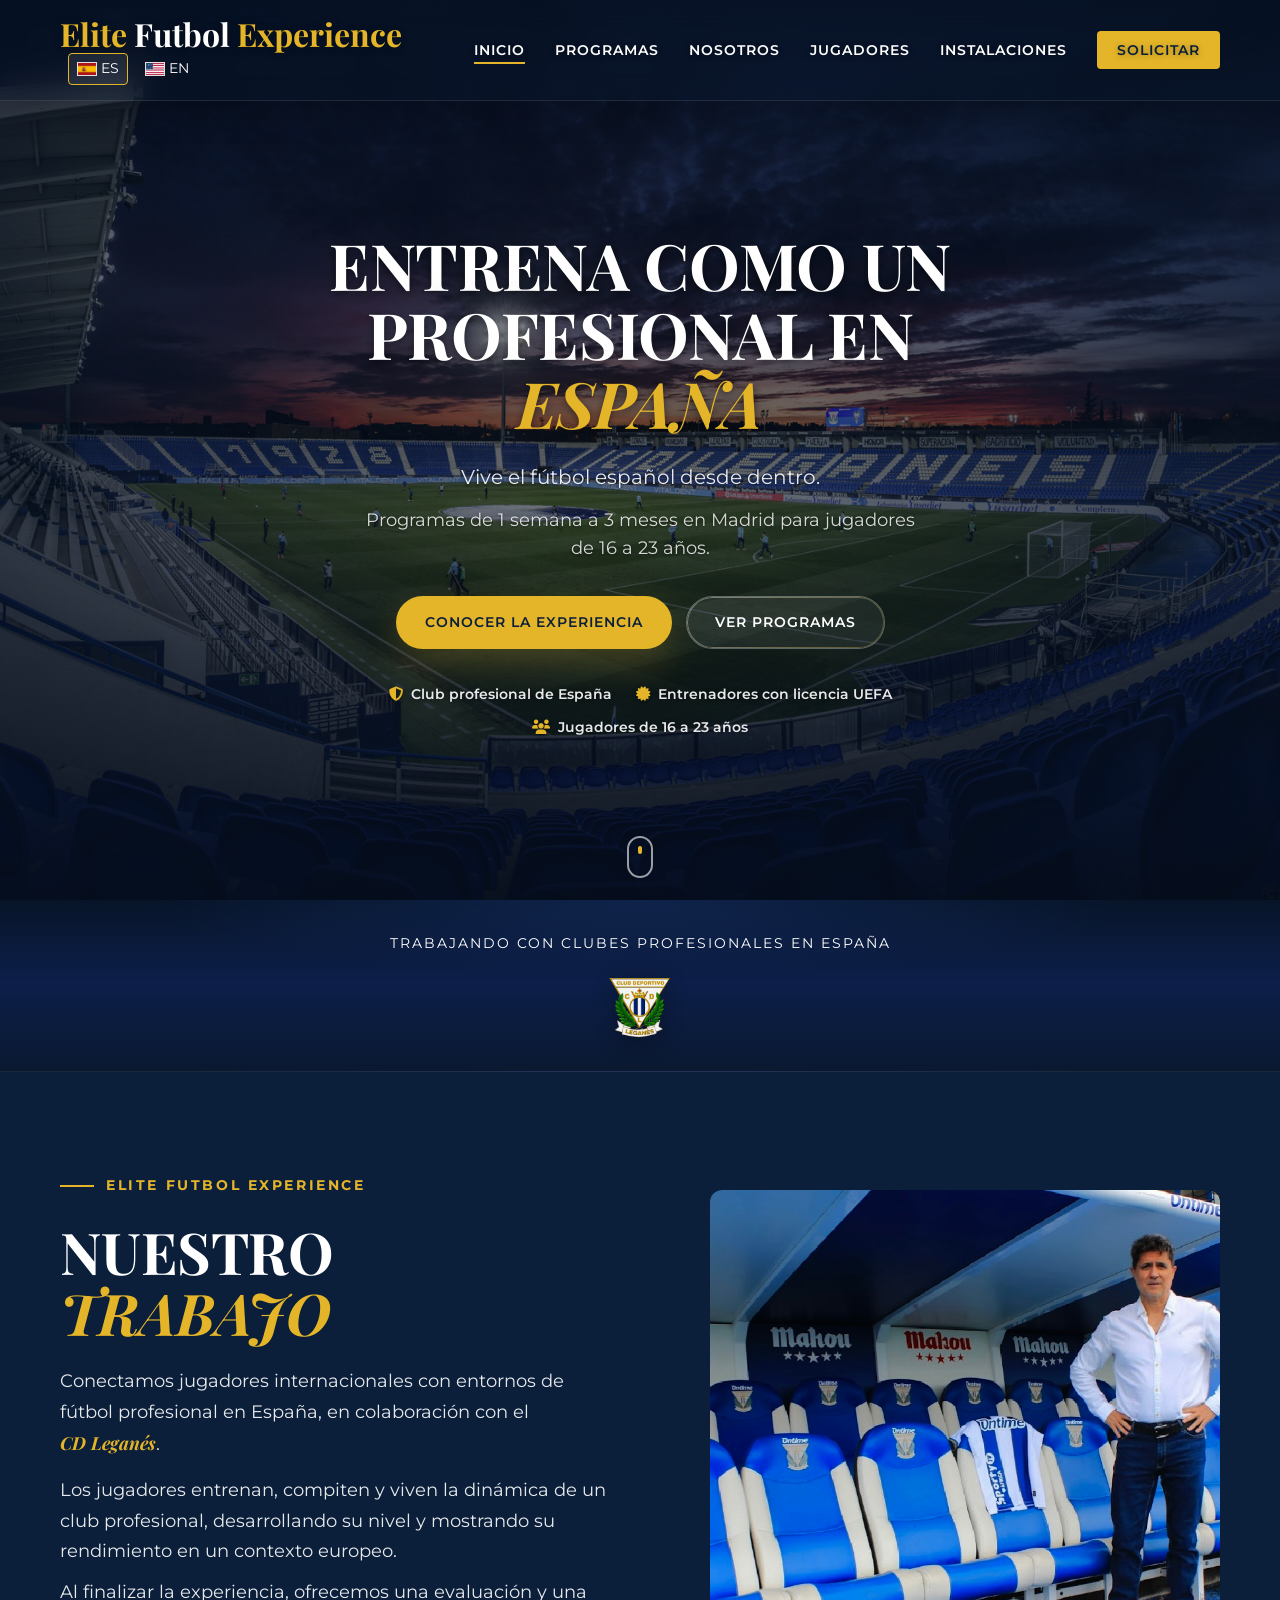
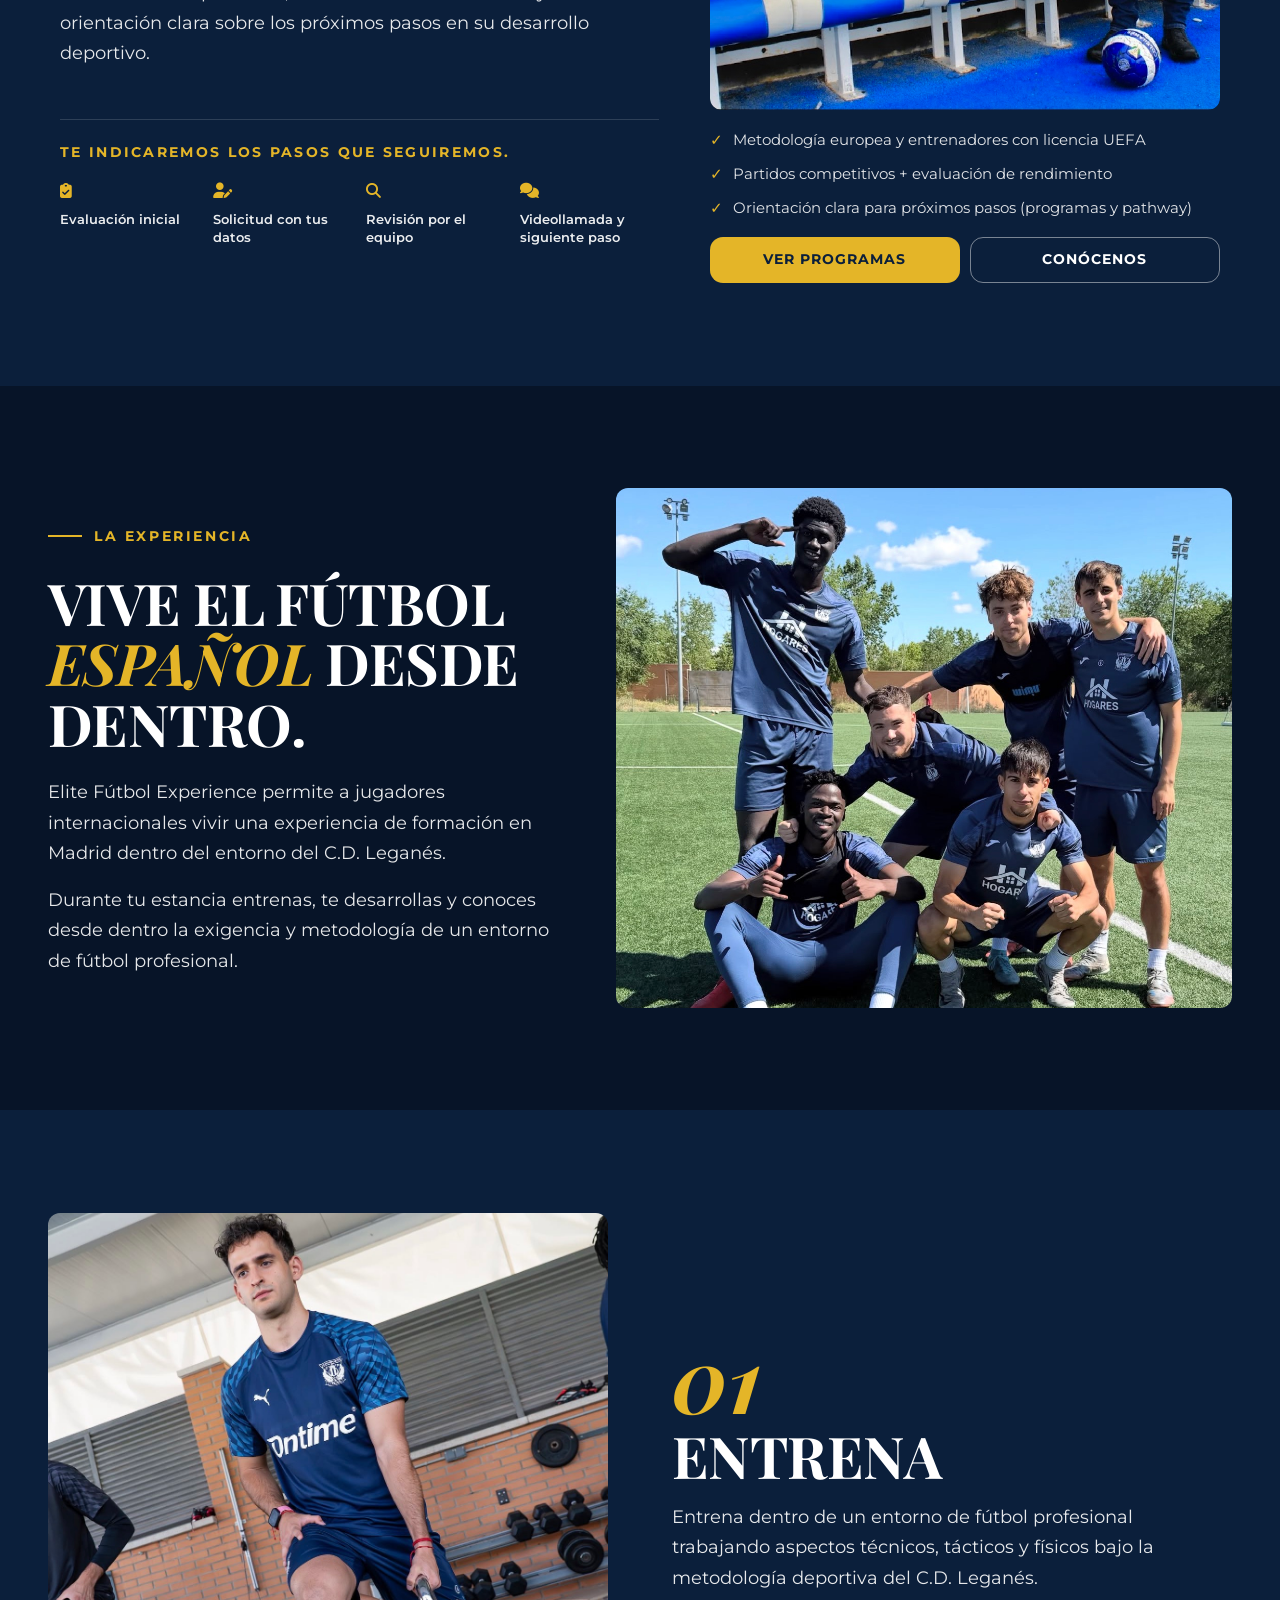
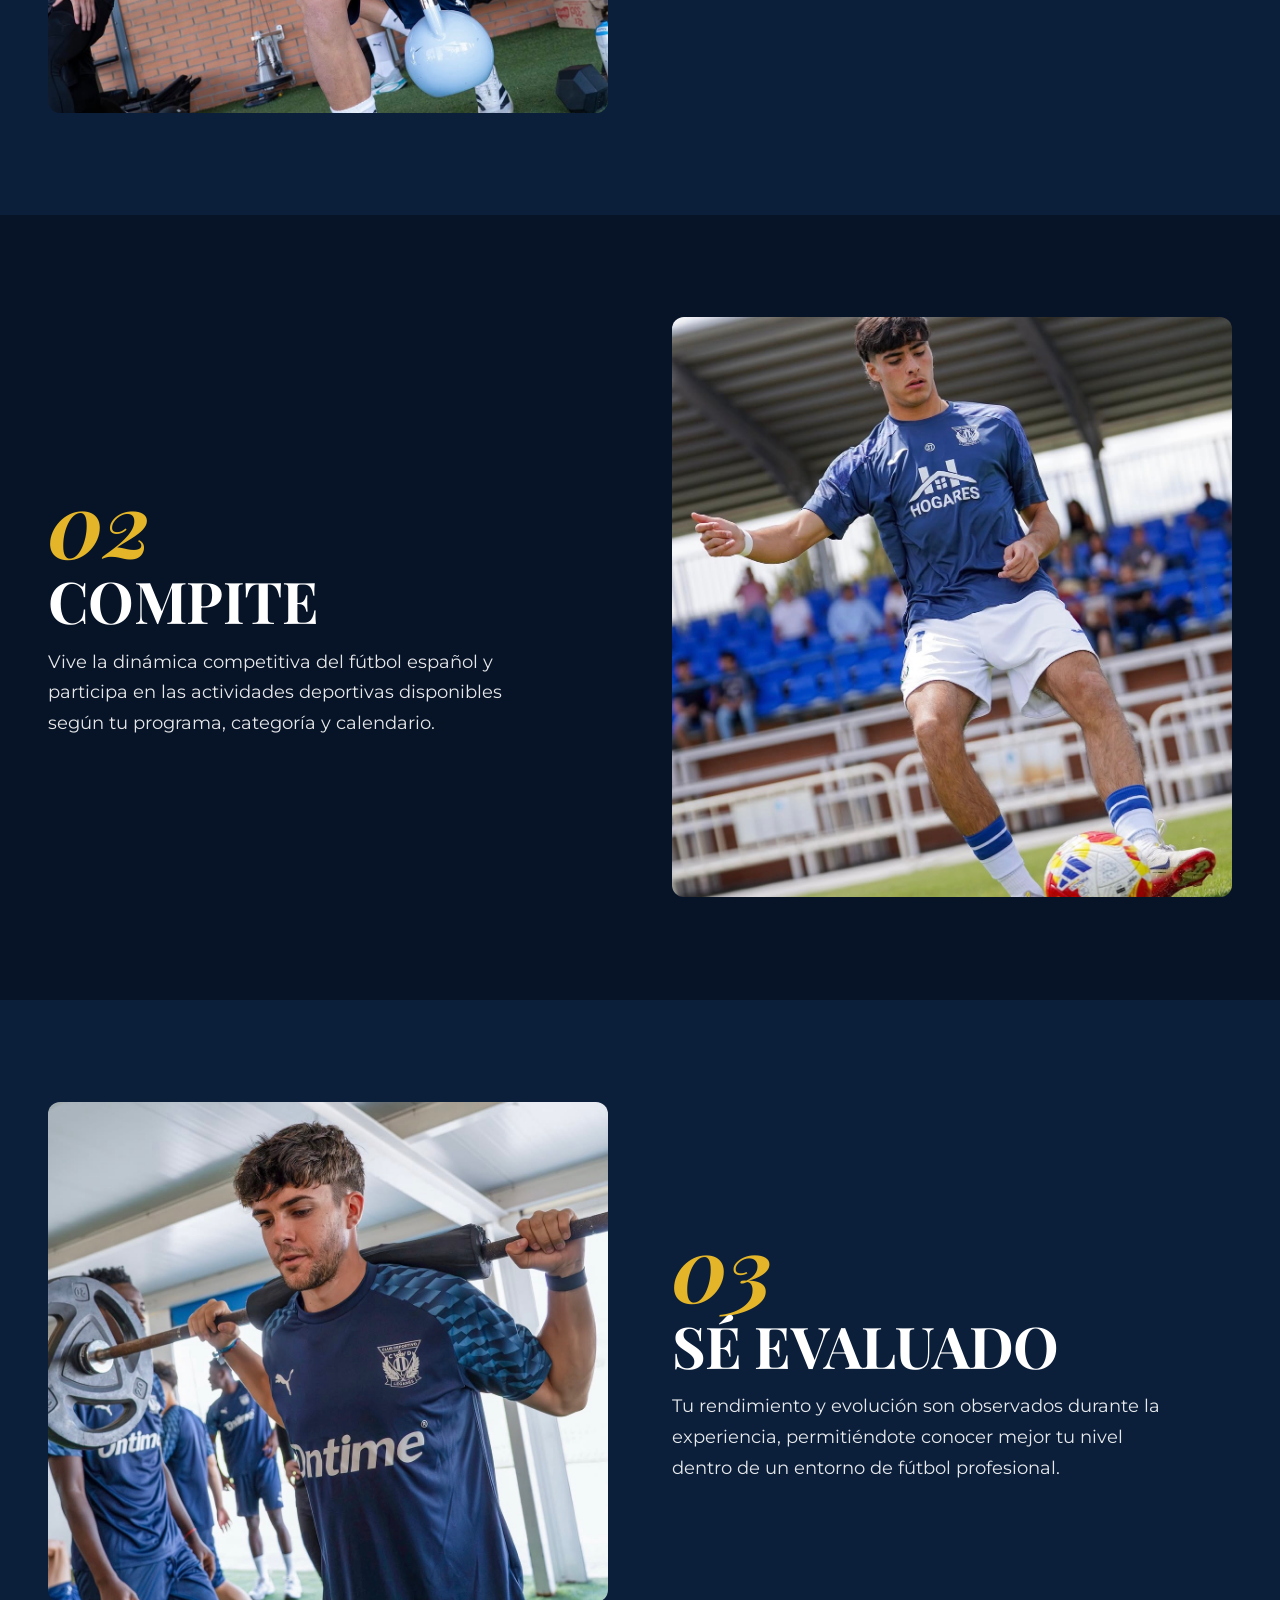
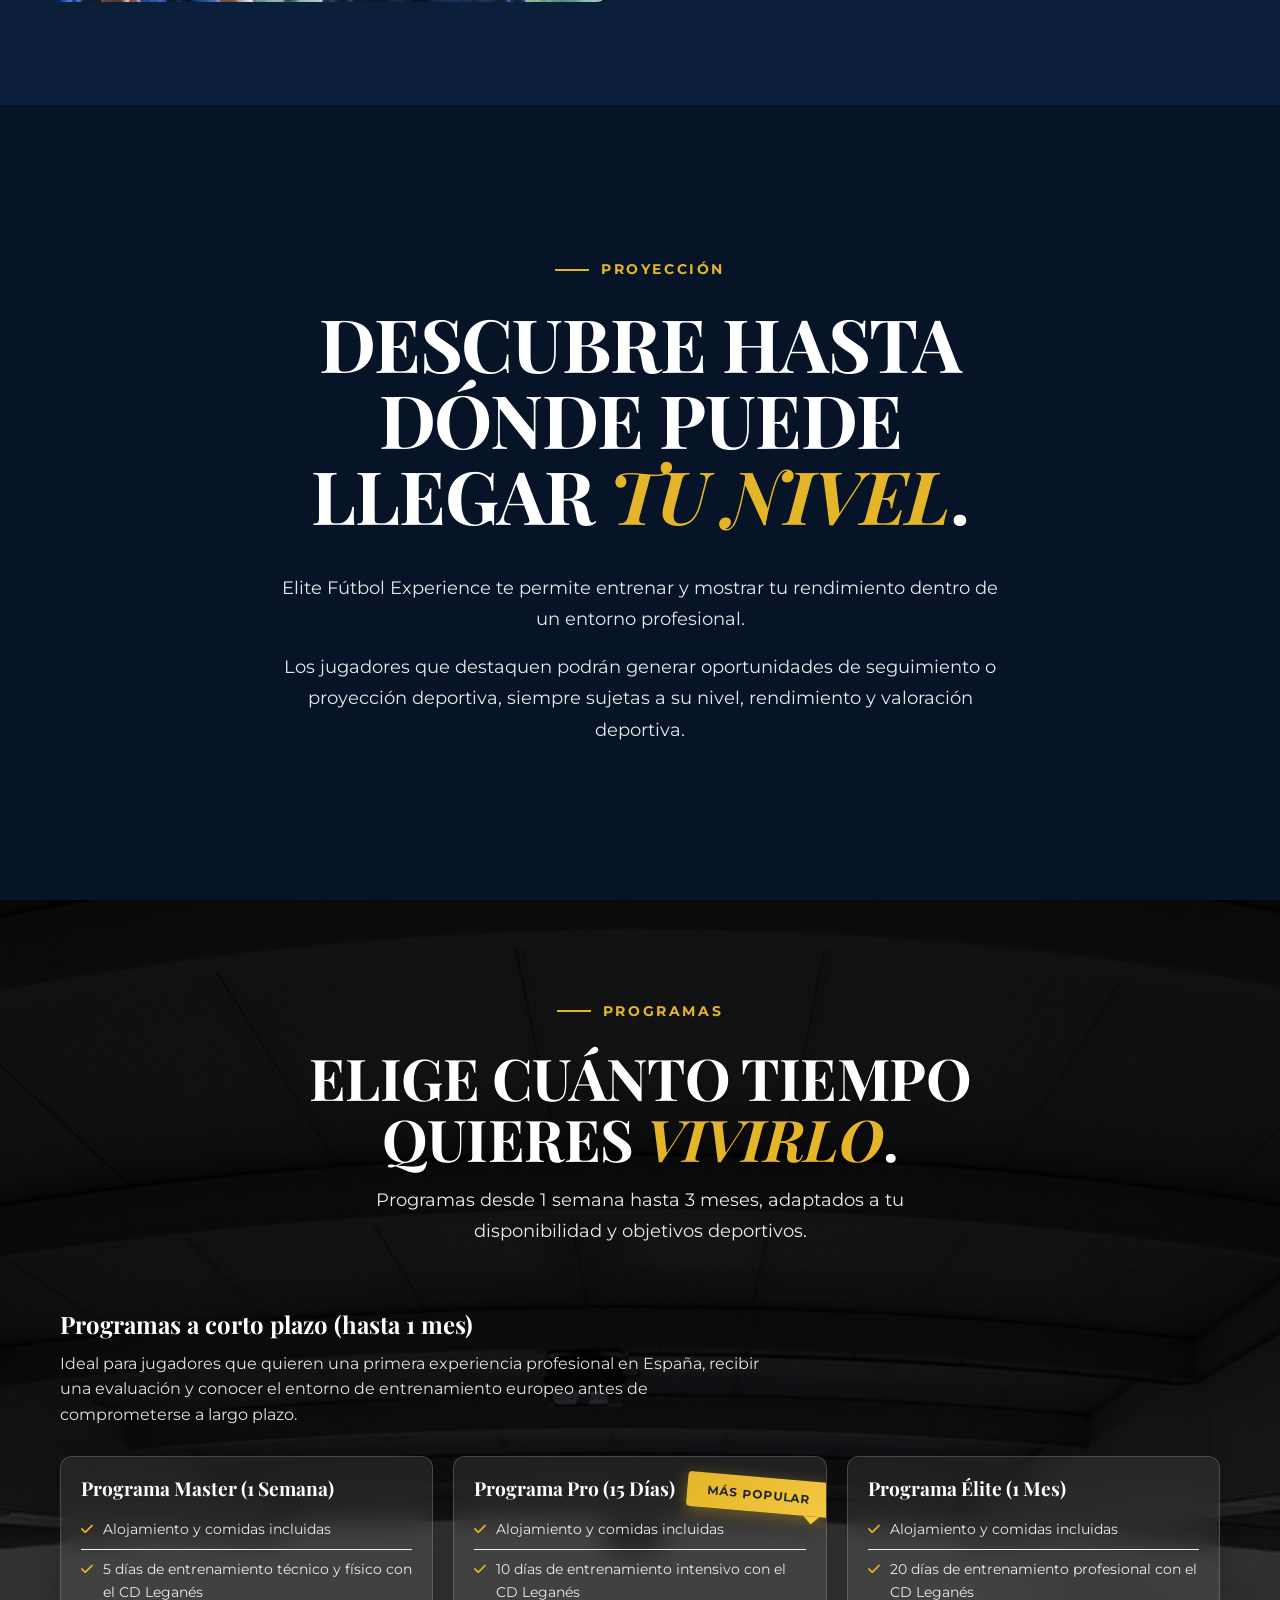
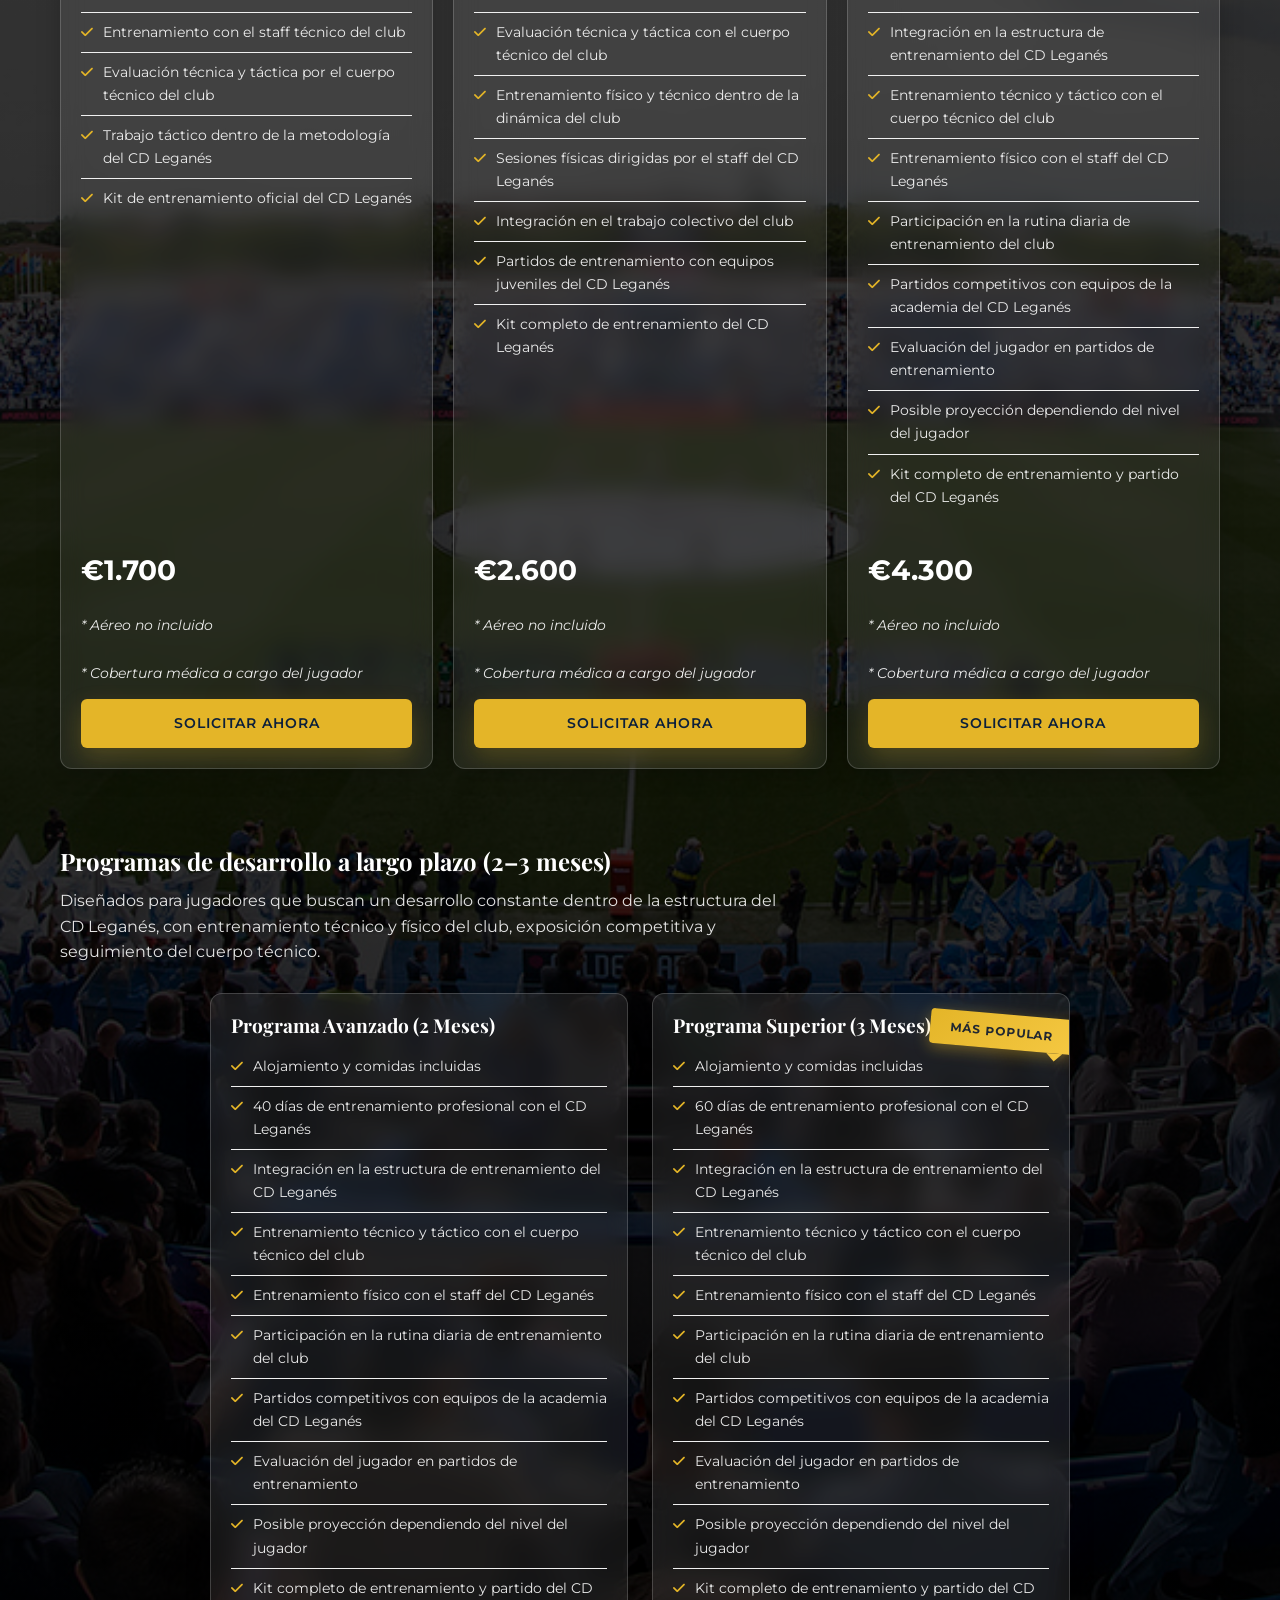
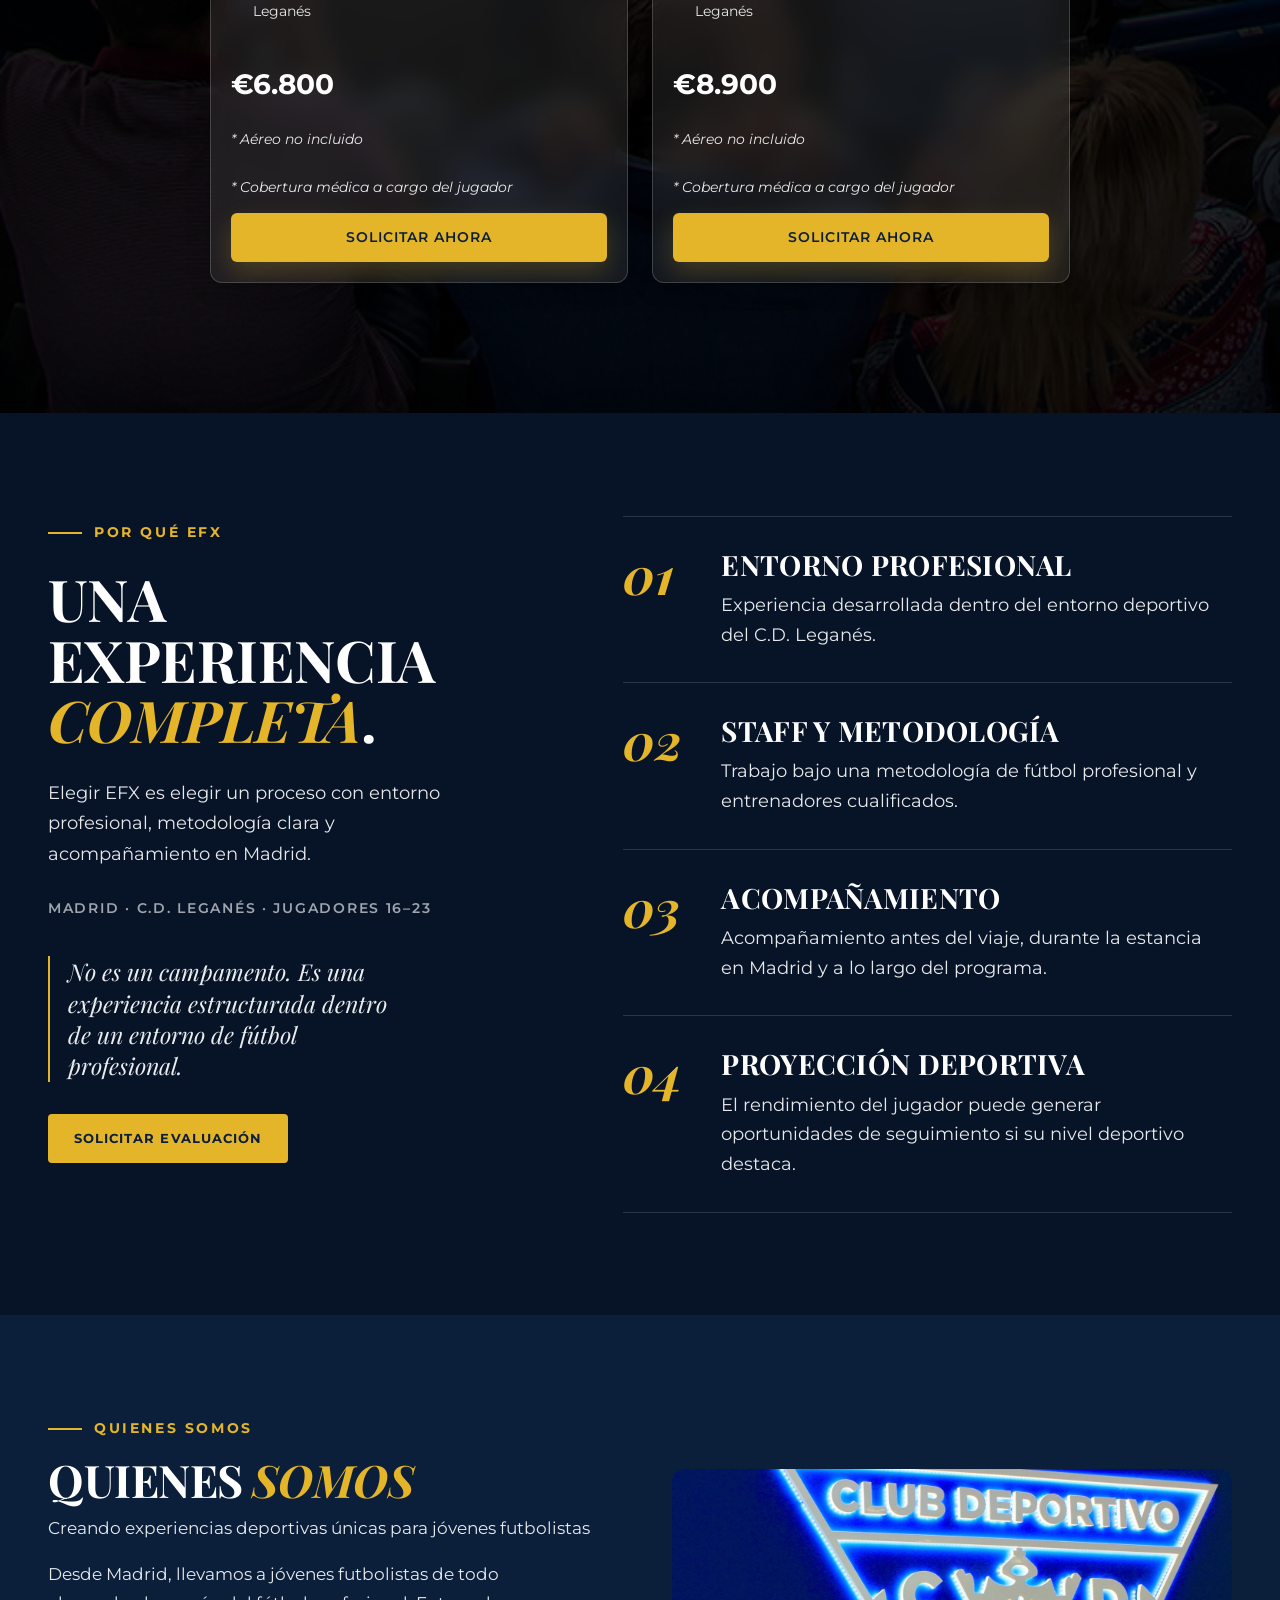
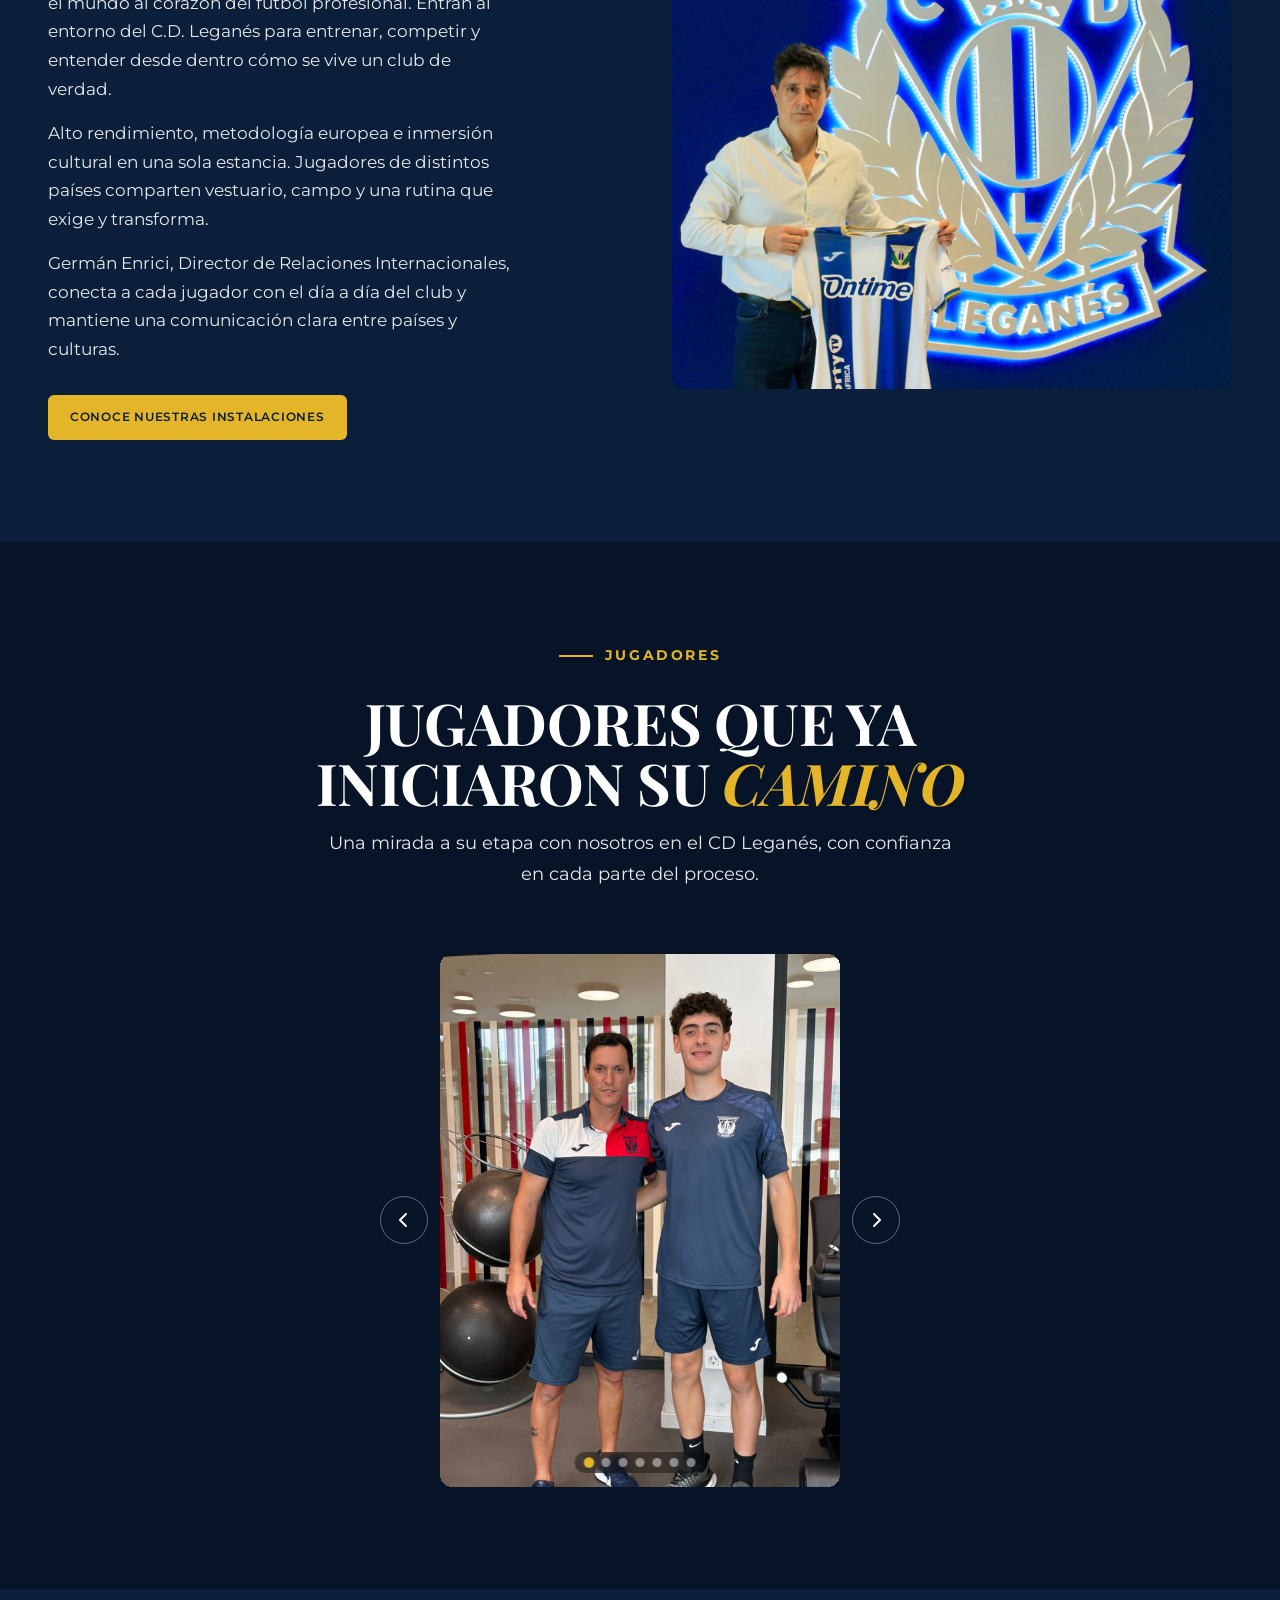
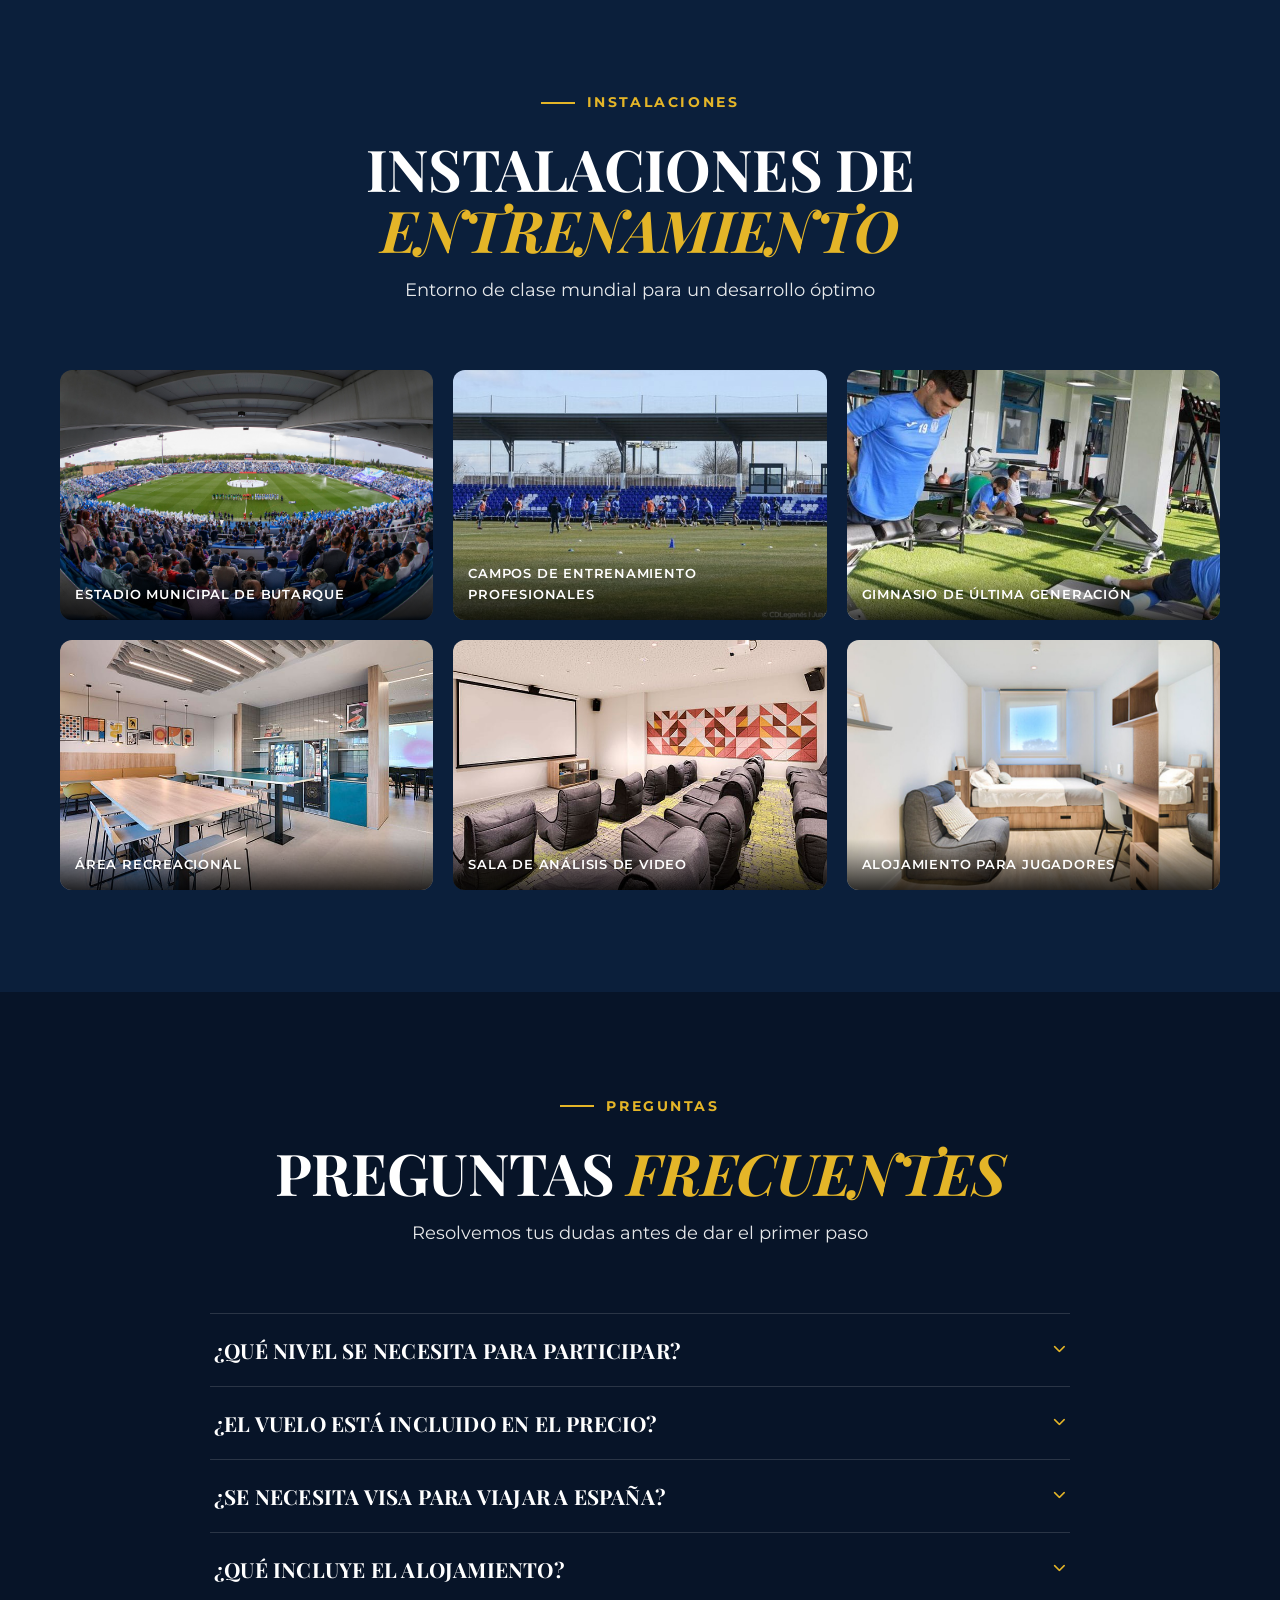
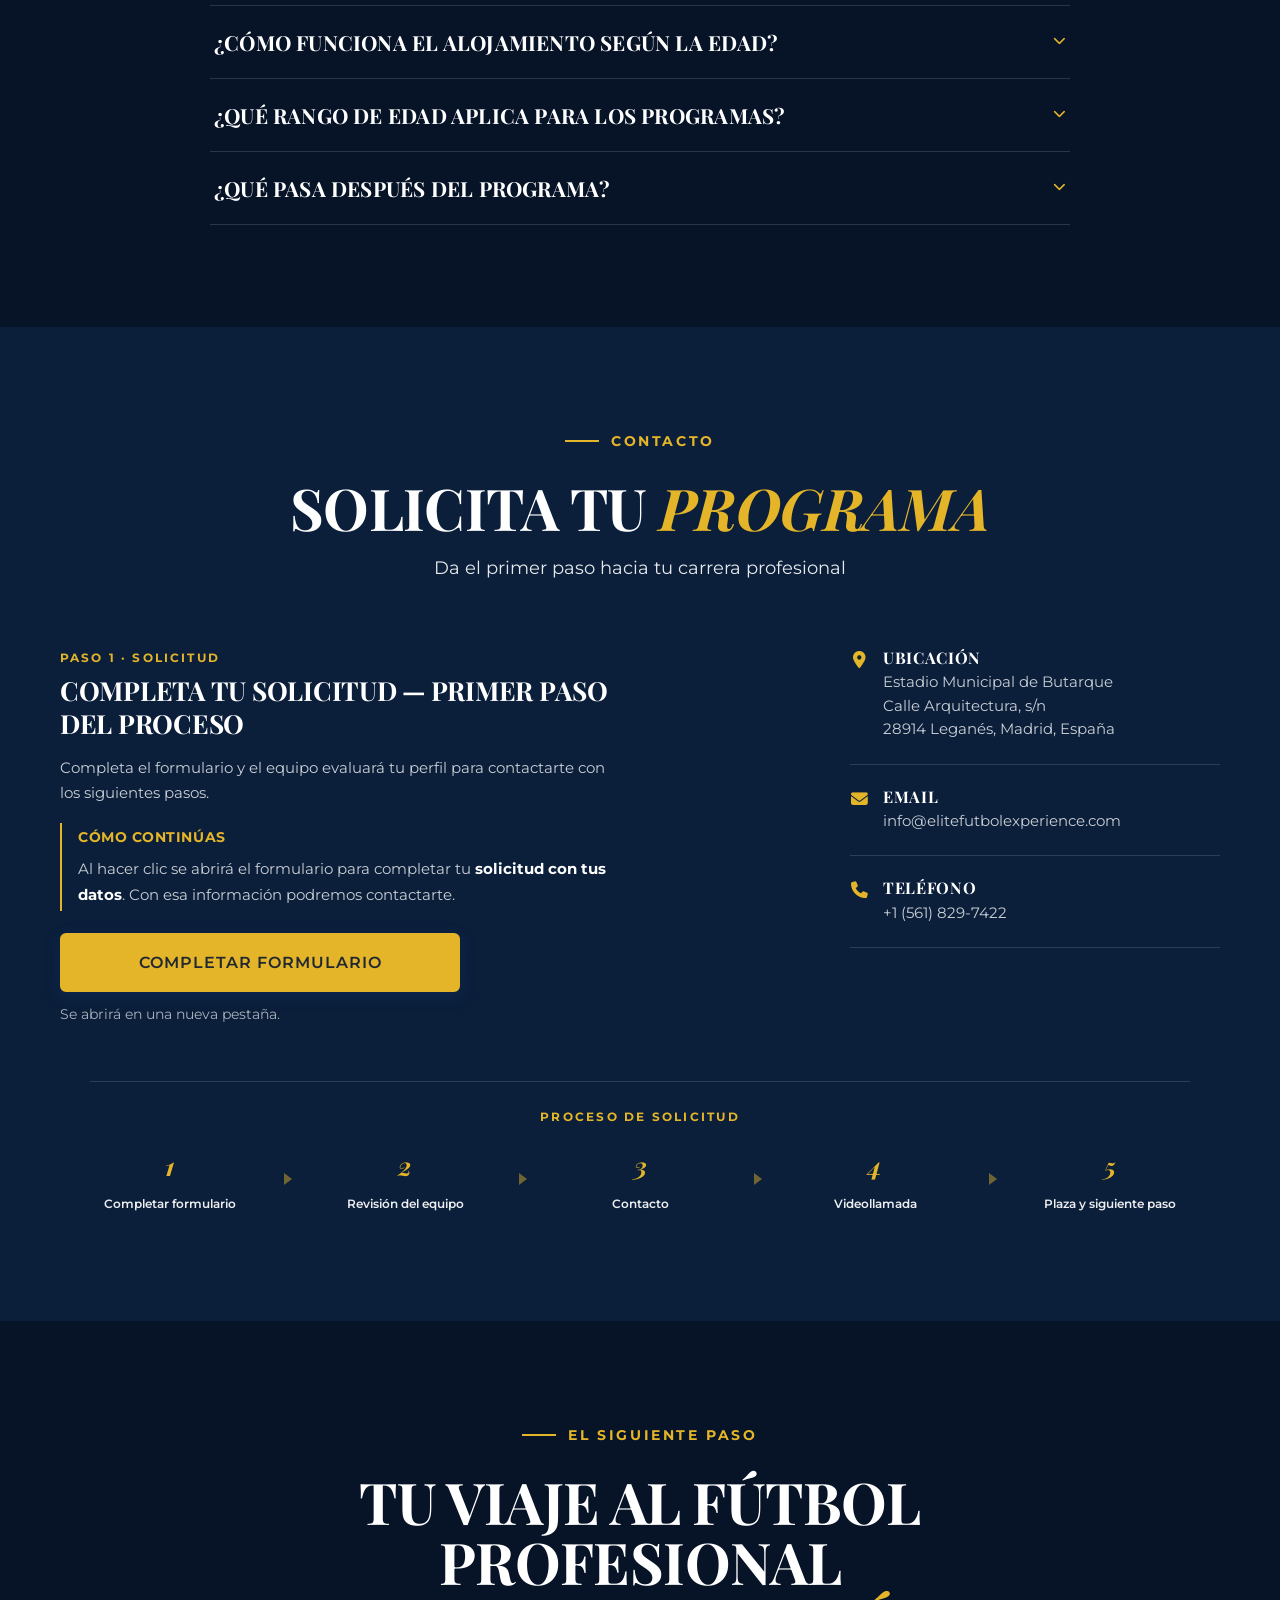
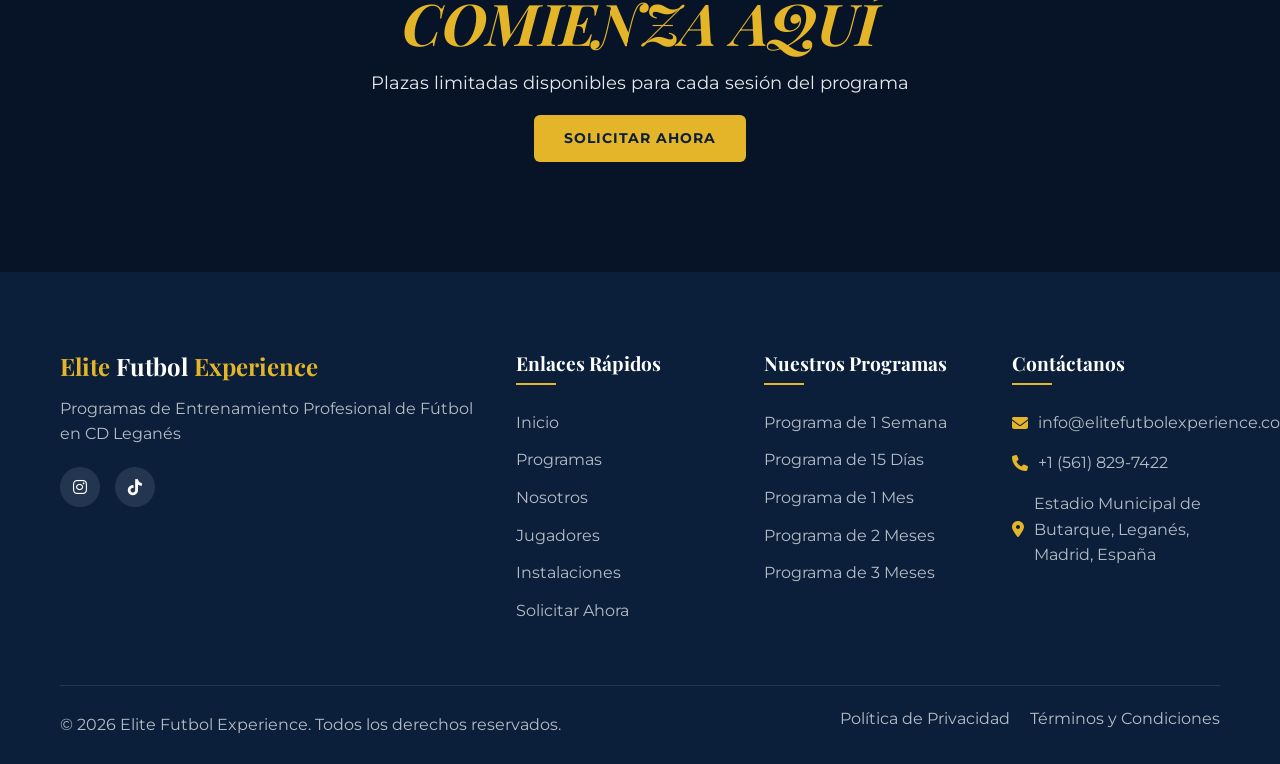
<file: index.html>
<!DOCTYPE html>
<html lang="es">
<head>
    <meta charset="UTF-8">
    <meta name="viewport" content="width=device-width, initial-scale=1.0">
    <title data-i18n="page_title">Elite Futbol Experience | Entrenamiento Profesional de Fútbol en CD Leganés</title>
    <link rel="stylesheet" href="styles.css">
    <link rel="preload" as="image" href="images/stadium-background-new.jpg" fetchpriority="high">
    <link rel="preconnect" href="https://fonts.googleapis.com">
    <link rel="preconnect" href="https://fonts.gstatic.com" crossorigin>
    <link href="https://fonts.googleapis.com/css2?family=Barlow+Condensed:wght@600;700;800&family=Montserrat:wght@300;400;600;700&family=Playfair+Display:ital,wght@0,500;0,600;0,700;1,600;1,700&display=swap" rel="stylesheet">
    <link rel="stylesheet" href="https://cdnjs.cloudflare.com/ajax/libs/font-awesome/6.4.0/css/all.min.css" integrity="sha512-iecdLmaskl7CVkqkXNQ/ZH/XLlvWZOJyj7Yy7tcenmpD1ypASozpmT/E0iPtmFIB46ZmdtAc9eNBvH0H/ZpiBw==" crossorigin="anonymous" referrerpolicy="no-referrer" />
</head>
<body class="page-home">
    <header class="main-header">
        <div class="container">
            <div class="logo-language-wrapper">
                <div class="logo">
                    <h1><span>Elite</span> Futbol <span>Experience</span></h1>
                </div>
                <div class="language-selector">
                    <a href="#" class="language-option active" data-lang="es">
                        <img src="images/bandera-espana.webp" alt="Español" class="flag-icon">
                        <span>ES</span>
                    </a>
                    <a href="#" class="language-option" data-lang="en">
                        <img src="images/bandera-usa.webp" alt="English" class="flag-icon">
                        <span>EN</span>
                    </a>
                </div>
                <button type="button" class="lang-toggle" aria-label="Cambiar idioma">ES</button>
                <div class="mobile-menu-toggle" role="button" tabindex="0" aria-label="Abrir menú" aria-controls="mobileMenu" aria-expanded="false">
                    <i class="fas fa-bars" aria-hidden="true"></i>
                </div>
            </div>
            <nav class="main-nav">
                <ul>
                    <li><a href="#home" class="active" data-i18n="nav_home">Inicio</a></li>
                    <!-- <li><a href="#tryout-camp" data-i18n="nav_camp">Camp</a></li> -->
                    <li><a href="#programs" data-i18n="nav_programs">Programas</a></li>
                    <li><a href="#about" data-i18n="nav_about">Nosotros</a></li>
                    <li><a href="#testimonials" data-i18n="nav_testimonials">Jugadores</a></li>
                    <li><a href="#facilities" data-i18n="nav_facilities">Instalaciones</a></li>
                    <li><a href="https://tally.so/r/RGaY1P" target="_blank" rel="noopener noreferrer" class="cta-button" data-i18n="nav_contact">Solicitar</a></li>
                </ul>
            </nav>
        </div>
    </header>

    <!-- Menú fullscreen (solo mobile) -->
    <div id="mobileMenu" class="mobile-menu" aria-hidden="true">
        <button class="mobile-menu__close" type="button" aria-label="Cerrar menú">
            <i class="fas fa-times" aria-hidden="true"></i>
        </button>
        <nav class="mobile-menu__nav" aria-label="Menú principal">
            <a href="#experience" data-i18n="menu_experience">La Experiencia</a>
            <a href="#programs" data-i18n="nav_programs">Programas</a>
            <a href="#testimonials" data-i18n="nav_testimonials">Jugadores</a>
            <a href="#facilities" data-i18n="nav_facilities">Instalaciones</a>
        </nav>
        <a href="https://tally.so/r/RGaY1P" target="_blank" rel="noopener noreferrer" class="mobile-menu__cta" data-i18n="menu_cta">Solicitar evaluación</a>
        <div class="mobile-menu__lang" aria-label="Idioma">
            <a href="#" class="language-option" data-lang="es">ES</a>
            <span class="mobile-menu__lang-sep" aria-hidden="true">/</span>
            <a href="#" class="language-option" data-lang="en">EN</a>
        </div>
    </div>

    <section id="home" class="hero">
        <div class="hero__media" aria-hidden="true">
            <img class="hero__img" src="images/stadium-background-new.jpg" alt="" width="1920" height="1080" fetchpriority="high" decoding="async">
            <div class="hero__overlay"></div>
            <div class="hero__grain"></div>
        </div>
        <div class="container">
            <div class="hero-content">
                <span class="hero-eyebrow" data-i18n="hero_eyebrow" style="--i:0">Madrid · C.D. Leganés</span>
                <h1 class="hero-title" data-i18n="hero_title" style="--i:0">ENTRENA COMO UN PROFESIONAL EN <span class="hero-accent">ESPAÑA</span></h1>
                <p class="hero-subtitle" data-i18n="hero_subtitle" style="--i:1">Vive el fútbol español desde dentro.</p>
                <p class="hero-desc" data-i18n="hero_desc" style="--i:2">Programas de 1 semana a 3 meses en Madrid para jugadores de 16 a 23 años.</p>
                <div class="hero-actions" style="--i:3">
                    <a href="#experience" class="btn hero-cta-meeting" data-i18n="hero_cta_experience">Conocer la experiencia</a>
                    <a href="#programs" class="btn hero-cta-secondary" data-i18n="hero_cta_programs">Ver programas</a>
                </div>
                <p class="hero-meta" data-i18n="hero_meta" style="--i:4">16–23 años · Madrid · <span class="nowrap">1 semana—3 meses</span></p>
                <ul class="hero-chips" style="--i:4" aria-label="Puntos clave del programa">
                    <li><i class="fas fa-shield-halved" aria-hidden="true"></i> <span data-i18n="hero_chip1">Club profesional de España</span></li>
                    <li><i class="fas fa-certificate" aria-hidden="true"></i> <span data-i18n="hero_chip2">Entrenadores con licencia UEFA</span></li>
                    <li><i class="fas fa-users" aria-hidden="true"></i> <span data-i18n="hero_chip3">Jugadores de 16 a 23 años</span></li>
                </ul>
            </div>
        </div>
        <a href="#que-hacemos" class="hero-scroll" aria-label="Desplázate hacia abajo">
            <span class="hero-scroll__mouse" aria-hidden="true"></span>
        </a>
    </section>

    <!-- Trust Bar: club logos -->
    <section class="club-trust-bar" aria-label="Working with professional clubs">
        <div class="container">
            <p class="club-trust-bar-title" data-i18n="trust_bar_title">Working with professional clubs in Spain</p>
            <div class="club-trust-bar-logos">
                <img src="images/CD_Leganés-logo.png" alt="CD Leganés" width="80" height="80">
            </div>
        </div>
    </section>

    <!-- Nuestro trabajo - premium layout -->
    <section id="que-hacemos" class="work">
        <div class="work__container">
            <div class="work__grid">
                <div class="work__left">
                    <span class="work__eyebrow" data-i18n="whatwe_eyebrow">Elite Futbol Experience</span>
                    <h2 class="work__title" data-i18n="whatwe_title">Nuestro <span class="exp-accent">trabajo</span></h2>
                    <p class="work__lead" data-i18n="whatwe_subtitle">Conectamos jugadores internacionales con entornos de fútbol profesional en España, en colaboración con el <strong>CD Leganés</strong>.</p>

                    <div class="work__text">
                        <p data-i18n="whatwe_para1">Los jugadores entrenan, compiten y viven la dinámica de un club profesional, desarrollando su nivel y mostrando su rendimiento en un contexto europeo.</p>
                        <p data-i18n="whatwe_para2">Al finalizar la experiencia, ofrecemos una evaluación y una orientación clara sobre los próximos pasos en su desarrollo deportivo.</p>
                    </div>

                    <div class="work__process-band" aria-labelledby="work-process-heading">
                        <p class="work__process-lead" id="work-process-heading" data-i18n="whatwe_process_lead">Te indicaremos los pasos que seguiremos.</p>
                        <ol class="work__process-steps">
                            <li class="work__process-step">
                                <span class="work__process-icon" aria-hidden="true"><i class="fas fa-clipboard-check"></i></span>
                                <span class="work__process-label" data-i18n="whatwe_process_step1">Evaluación inicial</span>
                            </li>
                            <li class="work__process-step">
                                <span class="work__process-icon" aria-hidden="true"><i class="fas fa-user-edit"></i></span>
                                <span class="work__process-label" data-i18n="whatwe_process_step2">Solicitud con tus datos</span>
                            </li>
                            <li class="work__process-step">
                                <span class="work__process-icon" aria-hidden="true"><i class="fas fa-search"></i></span>
                                <span class="work__process-label" data-i18n="whatwe_process_step3">Revisión por el equipo</span>
                            </li>
                            <li class="work__process-step">
                                <span class="work__process-icon" aria-hidden="true"><i class="fas fa-comments"></i></span>
                                <span class="work__process-label" data-i18n="whatwe_process_step4">Videollamada y siguiente paso</span>
                            </li>
                        </ol>
                    </div>
                </div>

                <aside class="work__right">
                    <div class="work__media">
                        <img src="images/IMG_8005.JPG" alt="Entrenamiento en entorno profesional en el CD Leganés" loading="lazy">
                        <div class="work__overlay" aria-hidden="true"></div>
                    </div>

                    <ul class="work__features">
                        <li><span class="work__check" aria-hidden="true">✓</span><span data-i18n="whatwe_bullet2">Metodología europea y entrenadores con licencia UEFA</span></li>
                        <li><span class="work__check" aria-hidden="true">✓</span><span data-i18n="whatwe_bullet3">Partidos competitivos + evaluación de rendimiento</span></li>
                        <li><span class="work__check" aria-hidden="true">✓</span><span data-i18n="whatwe_bullet4">Orientación clara para próximos pasos (programas y pathway)</span></li>
                    </ul>

                    <div class="work__cta">
                        <a href="#programs" class="btn btn--primary" data-i18n="whatwe_cta_programs">Ver programas</a>
                        <a href="#about" class="btn btn--ghost" data-i18n="whatwe_cta_meeting">Conócenos</a>
                    </div>
                </aside>
            </div>
        </div>
    </section>

    <!-- CD Leganés Tryout International Camp -->
    <!--
    <section id="tryout-camp" class="tryout-camp">
        <div class="tryout-camp-bg"></div>
        <div class="container tryout-camp-inner">
            <div class="tryout-top-crest">
                <img src="images/CD_Leganés-logo.png" alt="CD Leganés">
            </div>
            <h2 class="tryout-title" data-i18n="tryout_title">CD Leganés Tryout International Camp</h2>
            <p class="tryout-location" data-i18n="tryout_location">Miami, Florida</p>
            <p class="tryout-date" data-i18n="tryout_date">June 2026</p>
            <p class="tryout-tagline" data-i18n="tryout_tagline">Show your level. The best earn their opportunity in Spain.</p>
            <div class="tryout-highlight">
                <div class="tryout-highlight-icon">
                    <i class="fas fa-trophy"></i>
                </div>
                <div class="tryout-highlight-text-wrap">
                    <p class="tryout-highlight-title" data-i18n="tryout_highlight_title">Top 3 Players Selected Will Travel to Spain</p>
                    <p class="tryout-highlight-desc" data-i18n="tryout_highlight_desc">All expenses paid to train and showcase their talent inside CD Leganés, in a professional club environment.</p>
                </div>
            </div>
            <ul class="tryout-benefits">
                <li><i class="fas fa-check-circle"></i> <span data-i18n="tryout_benefit1">Official evaluation by CD Leganés technical staff</span></li>
                <li><i class="fas fa-check-circle"></i> <span data-i18n="tryout_benefit2">Professional-level training sessions and competitive matches</span></li>
                <li><i class="fas fa-check-circle"></i> <span data-i18n="tryout_benefit4">Performance-based selection with direct access to Spain</span></li>
                <li><i class="fas fa-check-circle"></i> <span data-i18n="tryout_benefit_kit">CD Leganés training kit</span></li>
            </ul>
            <p class="tryout-age" data-i18n="tryout_age">For players aged 8–20.</p>

            <div class="tryout-grid">
                <div class="tryout-block tryout-about">
                    <h3 class="tryout-block-title" data-i18n="tryout_what_title">What is the CD Leganés Tryout International Camp?</h3>
                    <p data-i18n="tryout_what_p1">The camp will take place in Miami, Florida: high-level training combined with an official tryout and scouting process. Players train, compete, and are evaluated under professional standards.</p>
                    <p data-i18n="tryout_duration">1 week: Monday to Friday. Saturday: friendly match prior to player selection.</p>
                    <p class="tryout-about-punch" data-i18n="tryout_what_punch">This is not just a camp. It is a real opportunity to be selected.</p>
                </div>
                <div class="tryout-block tryout-spain">
                    <h3 class="tryout-block-title"><span data-i18n="tryout_spain_title">The Spain Experience</span></h3>
                    <p class="tryout-spain-intro" data-i18n="tryout_spain_intro">The Top 3 players will be chosen strictly based on performance and will experience 2 weeks at the club. They receive:</p>
                    <ul class="tryout-spain-list">
                        <li><i class="fas fa-plane"></i> <span data-i18n="tryout_spain_1">All-expenses-paid trip to Spain</span></li>
                        <li><i class="fas fa-star"></i> <span data-i18n="tryout_spain_3">Full premium residency: full accommodation</span></li>
                        <li><i class="fas fa-futbol"></i> <span data-i18n="tryout_spain_2">Training and evaluation inside CD Leganés</span></li>
                        <li><i class="fas fa-clipboard-check"></i> <span data-i18n="tryout_spain_4">Direct feedback from the club's technical staff</span></li>
                    </ul>
                    <p class="tryout-merit" data-i18n="tryout_merit">Selection is 100% merit-based.</p>
                </div>
            </div>

            <div class="tryout-block tryout-who">
                <h3 class="tryout-block-title" data-i18n="tryout_who_title">Who Can Apply?</h3>
                <ul class="tryout-who-list">
                    <li><i class="fas fa-check"></i> <span data-i18n="tryout_who_1">Competitive youth players seeking international exposure</span></li>
                    <li><i class="fas fa-check"></i> <span data-i18n="tryout_who_2">Players motivated to prove themselves at a professional level</span></li>
                    <li><i class="fas fa-check"></i> <span data-i18n="tryout_who_3">Athletes ready to compete, not just participate</span></li>
                </ul>
            </div>

            <div class="tryout-meta">
                <p class="tryout-price">
                    <span data-i18n="tryout_price_label">Registration:</span>
                    <span class="tryout-price-original">$900</span>
                    <span class="tryout-price-early" data-i18n="tryout_early_label">Early registration:</span>
                    <strong class="tryout-price-amount">$700</strong>
                </p>
                <p class="tryout-deposit" data-i18n="tryout_deposit">Secure your spot with a $150 non-refundable deposit.</p>
            </div>

            <p class="tryout-urgency" data-i18n="tryout_urgency">Limited spots available. Registration will close once capacity is reached.</p>

            <a href="#" id="open-camp-register" class="btn tryout-cta" data-i18n="tryout_cta">
                <i class="fas fa-paper-plane"></i>
                SECURE YOUR SPOT
            </a>
        </div>
    </section>
    -->

    <!-- La Experiencia (Hero → Experiencia → Programas) -->
    <section id="experience" class="experience" aria-labelledby="experience-intro-title">
        <!-- Bloque 1 · Introducción -->
        <div class="exp-intro">
            <div class="exp-container exp-intro__inner">
                <div class="exp-intro__content">
                    <span class="exp-eyebrow" data-i18n="exp_eyebrow">La Experiencia</span>
                    <h2 id="experience-intro-title" class="exp-intro__title" data-i18n="exp_intro_title">Vive el fútbol <span class="exp-accent">español</span> desde dentro.</h2>
                    <div class="exp-intro__text">
                        <p data-i18n="exp_intro_p1">Elite Fútbol Experience permite a jugadores internacionales vivir una experiencia de formación en Madrid dentro del entorno del C.D. Leganés.</p>
                        <p data-i18n="exp_intro_p2">Durante tu estancia entrenas, te desarrollas y conoces desde dentro la exigencia y metodología de un entorno de fútbol profesional.</p>
                    </div>
                </div>
                <figure class="exp-intro__media">
                    <img src="images/IMG_4915.jpg" width="1206" height="1502" loading="lazy" decoding="async" alt="Grupo de jugadores de Elite Fútbol Experience con la equipación del C.D. Leganés en el campo">
                </figure>
            </div>
        </div>

        <!-- Bloque 2 · 01 Entrena -->
        <article class="exp-chapter exp-chapter--dark exp-chapter--media-left exp-chapter--entrena">
            <div class="exp-container exp-chapter__inner">
                <div class="exp-chapter__content">
                    <span class="exp-chapter__num" aria-hidden="true">01</span>
                    <h3 class="exp-chapter__title" data-i18n="exp_ch1_title">Entrena</h3>
                    <p class="exp-chapter__text" data-i18n="exp_ch1_text">Entrena dentro de un entorno de fútbol profesional trabajando aspectos técnicos, tácticos y físicos bajo la metodología deportiva del C.D. Leganés.</p>
                </div>
                <figure class="exp-chapter__media">
                    <img src="images/IMG_7361.jpg" width="1206" height="1489" loading="lazy" decoding="async" alt="Jugador realizando trabajo físico con la equipación del C.D. Leganés durante el entrenamiento">
                </figure>
            </div>
        </article>

        <!-- Bloque 3 · 02 Compite -->
        <article class="exp-chapter exp-chapter--compite">
            <div class="exp-container exp-chapter__inner">
                <div class="exp-chapter__content">
                    <span class="exp-chapter__num" aria-hidden="true">02</span>
                    <h3 class="exp-chapter__title" data-i18n="exp_ch2_title">Compite</h3>
                    <p class="exp-chapter__text" data-i18n="exp_ch2_text">Vive la dinámica competitiva del fútbol español y participa en las actividades deportivas disponibles según tu programa, categoría y calendario.</p>
                </div>
                <figure class="exp-chapter__media">
                    <img src="images/IMG_5162.jpg" width="1206" height="1494" loading="lazy" decoding="async" alt="Jugador conduciendo el balón en el campo con la equipación del C.D. Leganés">
                </figure>
            </div>
        </article>

        <!-- Bloque 4 · 03 Sé evaluado -->
        <article class="exp-chapter exp-chapter--dark exp-chapter--media-left exp-chapter--evaluado">
            <div class="exp-container exp-chapter__inner">
                <div class="exp-chapter__content">
                    <span class="exp-chapter__num" aria-hidden="true">03</span>
                    <h3 class="exp-chapter__title" data-i18n="exp_ch3_title">Sé evaluado</h3>
                    <p class="exp-chapter__text" data-i18n="exp_ch3_text">Tu rendimiento y evolución son observados durante la experiencia, permitiéndote conocer mejor tu nivel dentro de un entorno de fútbol profesional.</p>
                </div>
                <figure class="exp-chapter__media">
                    <img src="images/IMG_7360.jpg" width="1206" height="1503" loading="lazy" decoding="async" alt="Jugador entrenando la fuerza mientras es observado en el entorno del C.D. Leganés">
                </figure>
            </div>
        </article>
    </section>

    <!-- Bloque 5 · Proyección -->
    <section class="exp-projection" aria-labelledby="exp-projection-title">
        <div class="exp-container exp-projection__inner">
            <span class="exp-eyebrow" data-i18n="exp_proj_eyebrow">Proyección</span>
            <h2 id="exp-projection-title" class="exp-projection__title" data-i18n="exp_proj_title">Descubre hasta dónde puede llegar <span class="exp-accent">tu nivel</span>.</h2>
            <p class="exp-projection__text" data-i18n="exp_proj_p1">Elite Fútbol Experience te permite entrenar y mostrar tu rendimiento dentro de un entorno profesional.</p>
            <p class="exp-projection__text" data-i18n="exp_proj_p2">Los jugadores que destaquen podrán generar oportunidades de seguimiento o proyección deportiva, siempre sujetas a su nivel, rendimiento y valoración deportiva.</p>
        </div>
    </section>

    <section id="programs" class="programs">
        <div class="container">
            <div class="programs-lead">
                <span class="exp-eyebrow" data-i18n="exp_programs_eyebrow">Programas</span>
                <h2 class="programs-lead__title" data-i18n="exp_programs_title">Elige cuánto tiempo quieres <span class="exp-accent">vivirlo</span>.</h2>
                <p class="programs-lead__text" data-i18n="exp_programs_text">Programas desde 1 semana hasta 3 meses, adaptados a tu disponibilidad y objetivos deportivos.</p>
            </div>
            
            <!-- Short-Term Programs -->
            <div class="programs-block">
                <h3 class="programs-block-title" data-i18n="programs_short_term_title">Short-Term Programs (Up to 1 month)</h3>
                <p class="programs-block-intro" data-i18n="programs_short_term_intro">Ideal for players who want a first professional experience in Spain, receive an evaluation, and understand the European training environment before committing long-term.</p>
                <div class="program-cards">
                <div class="program-card program-card--short">
                    <div class="program-content">
                        <h3 data-i18n="program_1week_title">Programa Master (1 Semana)</h3>
                        <ul>
                            <li><i class="fas fa-check"></i> <span data-i18n="program_1week_feature0">Alojamiento y 40 tickets para almuerzo/cena + 20 tickets para desayuno/merienda</span></li>
                            <li><i class="fas fa-check"></i> <span data-i18n="program_1week_feature1">5 días de entrenamiento técnico y físico con el CD Leganés</span></li>
                            <li><i class="fas fa-check"></i> <span data-i18n="program_1week_feature2">Entrenamiento con el staff técnico del club</span></li>
                            <li><i class="fas fa-check"></i> <span data-i18n="program_1week_feature3">Evaluación técnica y táctica por el cuerpo técnico del club</span></li>
                            <li><i class="fas fa-check"></i> <span data-i18n="program_1week_feature4">Trabajo táctico dentro de la metodología del CD Leganés</span></li>
                            <li><i class="fas fa-check"></i> <span data-i18n="program_1week_feature5">Kit de entrenamiento oficial del CD Leganés</span></li>
                        </ul>
                        <p class="price program-price-below">€1.700</p>
                        <p class="note" data-i18n="program_note">* Aéreo no incluido</p>
                        <p class="note" data-i18n="program_medical_note">* Cobertura médica a cargo del jugador</p>
                        <a href="https://tally.so/r/RGaY1P" target="_blank" rel="noopener noreferrer" class="btn" data-i18n="program_apply_btn">Solicitar Ahora</a>
                    </div>
                </div>

                <div class="program-card program-card--short featured">
                    <div class="featured-tag" data-i18n="program_featured_tag">Más Popular</div>
                    <div class="program-content">
                        <h3 data-i18n="program_15days_title">Programa Pro (15 Días)</h3>
                        <ul>
                            <li><i class="fas fa-check"></i> <span data-i18n="program_15days_feature0">Alojamiento y 40 tickets para almuerzo/cena + 20 tickets para desayuno/merienda</span></li>
                            <li><i class="fas fa-check"></i> <span data-i18n="program_15days_feature1">10 días de entrenamiento intensivo con el CD Leganés</span></li>
                            <li><i class="fas fa-check"></i> <span data-i18n="program_15days_feature3">Evaluación técnica y táctica con el cuerpo técnico del club</span></li>
                            <li><i class="fas fa-check"></i> <span data-i18n="program_15days_feature4">Entrenamiento físico y técnico dentro de la dinámica del club</span></li>
                            <li><i class="fas fa-check"></i> <span data-i18n="program_15days_feature5">Sesiones físicas dirigidas por el staff del CD Leganés</span></li>
                            <li><i class="fas fa-check"></i> <span data-i18n="program_15days_feature6">Integración en el trabajo colectivo del club</span></li>
                            <li><i class="fas fa-check"></i> <span data-i18n="program_15days_feature7">Partidos de entrenamiento con equipos juveniles del CD Leganés</span></li>
                            <li><i class="fas fa-check"></i> <span data-i18n="program_15days_feature9">Kit completo de entrenamiento del CD Leganés</span></li>
                        </ul>
                        <p class="price program-price-below">€2.600</p>
                        <p class="note" data-i18n="program_note">* Aéreo no incluido</p>
                        <p class="note" data-i18n="program_medical_note">* Cobertura médica a cargo del jugador</p>
                        <a href="https://tally.so/r/RGaY1P" target="_blank" rel="noopener noreferrer" class="btn" data-i18n="program_apply_btn">Solicitar Ahora</a>
                    </div>
                </div>

                <div class="program-card program-card--short">
                    <div class="program-content">
                        <h3 data-i18n="program_1month_title">Programa Élite (1 Mes)</h3>
                        <ul>
                            <li><i class="fas fa-check"></i> <span data-i18n="program_1month_feature0">Alojamiento y 40 tickets para almuerzo/cena + 20 tickets para desayuno/merienda</span></li>
                            <li><i class="fas fa-check"></i> <span data-i18n="program_1month_feature1">20 días de entrenamiento profesional con el CD Leganés</span></li>
                            <li><i class="fas fa-check"></i> <span data-i18n="program_1month_feature2">Integración en la estructura de entrenamiento del CD Leganés</span></li>
                            <li><i class="fas fa-check"></i> <span data-i18n="program_1month_feature4">Entrenamiento técnico y táctico con el cuerpo técnico del club</span></li>
                            <li><i class="fas fa-check"></i> <span data-i18n="program_1month_feature5">Entrenamiento físico con el staff del CD Leganés</span></li>
                            <li><i class="fas fa-check"></i> <span data-i18n="program_1month_feature6">Participación en la rutina diaria de entrenamiento del club</span></li>
                            <li><i class="fas fa-check"></i> <span data-i18n="program_1month_feature8">Partidos competitivos con equipos de la academia del CD Leganés</span></li>
                            <li><i class="fas fa-check"></i> <span data-i18n="program_1month_feature9">Evaluación del jugador en partidos de entrenamiento</span></li>
                            <li><i class="fas fa-check"></i> <span data-i18n="program_1month_feature11">Posible proyección dependiendo del nivel del jugador</span></li>
                            <li><i class="fas fa-check"></i> <span data-i18n="program_1month_feature12">Kit completo de entrenamiento y partido del CD Leganés</span></li>
                        </ul>
                        <p class="price program-price-below">€4.300</p>
                        <p class="note" data-i18n="program_note">* Aéreo no incluido</p>
                        <p class="note" data-i18n="program_medical_note">* Cobertura médica a cargo del jugador</p>
                        <a href="https://tally.so/r/RGaY1P" target="_blank" rel="noopener noreferrer" class="btn" data-i18n="program_apply_btn">Solicitar Ahora</a>
                    </div>
                </div>
                </div>
            </div>

            <!-- Long-Term Programs -->
            <div class="programs-block programs-block--longterm">
                <h3 class="programs-block-title" data-i18n="programs_long_term_title">Programas de desarrollo a largo plazo (2–3 meses)</h3>
                <p class="programs-block-intro" data-i18n="programs_long_term_intro">Diseñados para jugadores que buscan un desarrollo constante dentro de la estructura del CD Leganés, con entrenamiento técnico y físico del club, exposición competitiva y seguimiento del cuerpo técnico.</p>
                <div class="program-cards program-cards--longterm">
                <div class="program-card program-card--long">
                    <div class="program-content">
                        <h3 data-i18n="program_2months_title">Programa Avanzado (2 Meses)</h3>
                        <ul>
                            <li><i class="fas fa-check"></i> <span data-i18n="program_2months_feature0">Alojamiento y 40 tickets para almuerzo/cena + 20 tickets para desayuno/merienda</span></li>
                            <li><i class="fas fa-check"></i> <span data-i18n="program_2months_feature1">40 días de entrenamiento profesional con el CD Leganés</span></li>
                            <li><i class="fas fa-check"></i> <span data-i18n="program_2months_feature2">Integración en la estructura de entrenamiento del CD Leganés</span></li>
                            <li><i class="fas fa-check"></i> <span data-i18n="program_2months_feature4">Entrenamiento técnico y táctico con el cuerpo técnico del club</span></li>
                            <li><i class="fas fa-check"></i> <span data-i18n="program_2months_feature5">Entrenamiento físico con el staff del CD Leganés</span></li>
                            <li><i class="fas fa-check"></i> <span data-i18n="program_2months_feature6">Participación en la rutina diaria de entrenamiento del club</span></li>
                            <li><i class="fas fa-check"></i> <span data-i18n="program_2months_feature8">Partidos competitivos con equipos de la academia del CD Leganés</span></li>
                            <li><i class="fas fa-check"></i> <span data-i18n="program_2months_feature9">Evaluación del jugador en partidos de entrenamiento</span></li>
                            <li><i class="fas fa-check"></i> <span data-i18n="program_2months_feature11">Posible proyección dependiendo del nivel del jugador</span></li>
                            <li><i class="fas fa-check"></i> <span data-i18n="program_2months_feature12">Kit completo de entrenamiento y partido del CD Leganés</span></li>
                        </ul>
                        <p class="price program-price-below">€6.800</p>
                        <p class="note" data-i18n="program_note">* Aéreo no incluido</p>
                        <p class="note" data-i18n="program_medical_note">* Cobertura médica a cargo del jugador</p>
                        <a href="https://tally.so/r/RGaY1P" target="_blank" rel="noopener noreferrer" class="btn" data-i18n="program_apply_btn">Solicitar Ahora</a>
                    </div>
                </div>

                <div class="program-card program-card--long featured">
                    <div class="featured-tag" data-i18n="program_featured_tag">Más Popular</div>
                    <div class="program-content">
                        <h3 data-i18n="program_3months_title">Programa Superior (3 Meses)</h3>
                        <ul>
                            <li><i class="fas fa-check"></i> <span data-i18n="program_3months_feature0">Alojamiento y 40 tickets para almuerzo/cena + 20 tickets para desayuno/merienda</span></li>
                            <li><i class="fas fa-check"></i> <span data-i18n="program_3months_feature1">60 días de entrenamiento profesional con el CD Leganés</span></li>
                            <li><i class="fas fa-check"></i> <span data-i18n="program_3months_feature2">Integración en la estructura de entrenamiento del CD Leganés</span></li>
                            <li><i class="fas fa-check"></i> <span data-i18n="program_3months_feature4">Entrenamiento técnico y táctico con el cuerpo técnico del club</span></li>
                            <li><i class="fas fa-check"></i> <span data-i18n="program_3months_feature5">Entrenamiento físico con el staff del CD Leganés</span></li>
                            <li><i class="fas fa-check"></i> <span data-i18n="program_3months_feature6">Participación en la rutina diaria de entrenamiento del club</span></li>
                            <li><i class="fas fa-check"></i> <span data-i18n="program_3months_feature8">Partidos competitivos con equipos de la academia del CD Leganés</span></li>
                            <li><i class="fas fa-check"></i> <span data-i18n="program_3months_feature9">Evaluación del jugador en partidos de entrenamiento</span></li>
                            <li><i class="fas fa-check"></i> <span data-i18n="program_3months_feature11">Posible proyección dependiendo del nivel del jugador</span></li>
                            <li><i class="fas fa-check"></i> <span data-i18n="program_3months_feature12">Kit completo de entrenamiento y partido del CD Leganés</span></li>
                        </ul>
                        <p class="price program-price-below">€8.900</p>
                        <p class="note" data-i18n="program_note">* Aéreo no incluido</p>
                        <p class="note" data-i18n="program_medical_note">* Cobertura médica a cargo del jugador</p>
                        <a href="https://tally.so/r/RGaY1P" target="_blank" rel="noopener noreferrer" class="btn" data-i18n="program_apply_btn">Solicitar Ahora</a>
                    </div>
                </div>
                </div>
            </div>
        </div>
    </section>

    <section id="why-us" class="why-us" aria-labelledby="why-us-title">
        <div class="why-us__inner">
            <header class="why-us__header">
                <span class="why-us__eyebrow" data-i18n="why_us_eyebrow">Por qué EFX</span>
                <h2 class="why-us__title" id="why-us-title" data-i18n="why_us_title">Una experiencia <span class="why-us__accent">completa</span>.</h2>
                <p class="why-us__lead" data-i18n="why_us_lead">Elegir EFX es elegir un proceso con entorno profesional, metodología clara y acompañamiento en Madrid.</p>
                <p class="why-us__meta" data-i18n="why_us_meta">Madrid · C.D. Leganés · Jugadores 16–23</p>
                <blockquote class="why-us__quote" data-i18n="why_us_quote">No es un campamento. Es una experiencia estructurada dentro de un entorno de fútbol profesional.</blockquote>
                <a href="https://tally.so/r/RGaY1P" target="_blank" rel="noopener noreferrer" class="why-us__cta" data-i18n="why_us_cta">Solicitar evaluación</a>
            </header>

            <ol class="why-us__reasons">
                <li class="why-us__reason">
                    <span class="why-us__num" aria-hidden="true">01</span>
                    <div class="why-us__body">
                        <h3 class="why-us__reason-title" data-i18n="why_us_r1_title">Entorno profesional</h3>
                        <p class="why-us__reason-text" data-i18n="why_us_r1_text">Experiencia desarrollada dentro del entorno deportivo del C.D. Leganés.</p>
                    </div>
                </li>
                <li class="why-us__reason">
                    <span class="why-us__num" aria-hidden="true">02</span>
                    <div class="why-us__body">
                        <h3 class="why-us__reason-title" data-i18n="why_us_r2_title">Staff y metodología</h3>
                        <p class="why-us__reason-text" data-i18n="why_us_r2_text">Trabajo bajo una metodología de fútbol profesional y entrenadores cualificados.</p>
                    </div>
                </li>
                <li class="why-us__reason">
                    <span class="why-us__num" aria-hidden="true">03</span>
                    <div class="why-us__body">
                        <h3 class="why-us__reason-title" data-i18n="why_us_r3_title">Acompañamiento</h3>
                        <p class="why-us__reason-text" data-i18n="why_us_r3_text">Acompañamiento antes del viaje, durante la estancia en Madrid y a lo largo del programa.</p>
                    </div>
                </li>
                <li class="why-us__reason">
                    <span class="why-us__num" aria-hidden="true">04</span>
                    <div class="why-us__body">
                        <h3 class="why-us__reason-title" data-i18n="why_us_r4_title">Proyección deportiva</h3>
                        <p class="why-us__reason-text" data-i18n="why_us_r4_text">El rendimiento del jugador puede generar oportunidades de seguimiento si su nivel deportivo destaca.</p>
                    </div>
                </li>
            </ol>
        </div>
    </section>

    <section id="about" class="about">
        <div class="exp-container about__inner">
            <div class="about-content">
                <div class="about-text">
                    <div class="editorial-header">
                        <span class="exp-eyebrow" data-i18n="about_eyebrow">Quienes somos</span>
                        <h2 data-i18n="about_title">Quienes <span class="exp-accent">somos</span></h2>
                        <p data-i18n="about_subtitle">Creando experiencias deportivas únicas para jóvenes futbolistas</p>
                    </div>
                    <p data-i18n="about_p1">Desde Madrid, llevamos a jóvenes futbolistas de todo el mundo al corazón del fútbol profesional. Entran al entorno del C.D. Leganés para entrenar, competir y entender desde dentro cómo se vive un club de verdad.</p>
                    <p data-i18n="about_p2">Alto rendimiento, metodología europea e inmersión cultural en una sola estancia. Jugadores de distintos países comparten vestuario, campo y una rutina que exige y transforma.</p>
                    <p data-i18n="about_p3">Germán Enrici, Director de Relaciones Internacionales, conecta a cada jugador con el día a día del club y mantiene una comunicación clara entre países y culturas.</p>
                    <a href="#facilities" class="btn" data-i18n="about_facilities_btn">Conoce Nuestras Instalaciones</a>
                </div>
                <figure class="about-image">
                    <img src="images/22911fda-b96c-4120-84c7-ec5bf4bdeb2e.JPG" alt="Germán Enrici en las instalaciones del CD Leganés">
                </figure>
            </div>
        </div>
    </section>

    <section id="testimonials" class="testimonials testimonials--journey">
        <div class="container">
            <div class="editorial-header">
                <span class="exp-eyebrow" data-i18n="testimonials_eyebrow">Jugadores</span>
                <h2 data-i18n="testimonials_title">Jugadores que ya iniciaron su <span class="exp-accent">camino</span></h2>
                <p data-i18n="testimonials_subtitle">Una mirada a su etapa con nosotros en el CD Leganés, con confianza en cada parte del proceso.</p>
            </div>

            <div class="journey-carousel" data-journey-carousel aria-roledescription="carousel">
                <button type="button" class="journey-carousel__btn journey-carousel__btn--prev" aria-label="Imagen anterior" data-journey-prev>
                    <i class="fas fa-chevron-left" aria-hidden="true"></i>
                </button>
                <div class="journey-carousel__viewport" data-journey-viewport>
                    <div class="journey-carousel__track" data-journey-track>
                        <figure class="journey-carousel__slide" aria-hidden="false">
                            <img src="images/foto-donario.JPG" alt="Jugador con equipo en instalaciones de entrenamiento CD Leganés" loading="eager" width="900" height="1200" decoding="async" fetchpriority="high">
                        </figure>
                        <figure class="journey-carousel__slide" aria-hidden="true">
                            <img src="images/WhatsApp%20Image%202026-01-23%20at%2012.51.33.jpeg" alt="Jugador con equipo en instalaciones de entrenamiento CD Leganés" loading="lazy" width="900" height="1200" decoding="async">
                        </figure>
                        <figure class="journey-carousel__slide" aria-hidden="true">
                            <img src="images/foto-chico.JPG" alt="Jugador con equipo en instalaciones de entrenamiento CD Leganés" loading="lazy" width="900" height="1200" decoding="async">
                        </figure>
                        <figure class="journey-carousel__slide" aria-hidden="true">
                            <img src="images/foto-carreno.JPG" alt="Jugador con equipo en instalaciones de entrenamiento CD Leganés" loading="lazy" width="900" height="1200" decoding="async">
                        </figure>
                        <figure class="journey-carousel__slide" aria-hidden="true">
                            <img src="images/foto-uruguayo.JPG" alt="Jugador con equipo en instalaciones de entrenamiento CD Leganés" loading="lazy" width="900" height="1200" decoding="async">
                        </figure>
                        <figure class="journey-carousel__slide" aria-hidden="true">
                            <img src="images/foto-cancha-chicos.JPG" alt="Jugadores en cancha con el equipo, CD Leganés" loading="lazy" width="900" height="1200" decoding="async">
                        </figure>
                        <figure class="journey-carousel__slide" aria-hidden="true">
                            <img src="images/foto-chinito.JPG" alt="Joven jugador y mentor, Elite Futbol Experience" loading="lazy" width="900" height="1200" decoding="async">
                        </figure>
                    </div>
                </div>
                <button type="button" class="journey-carousel__btn journey-carousel__btn--next" aria-label="Imagen siguiente" data-journey-next>
                    <i class="fas fa-chevron-right" aria-hidden="true"></i>
                </button>
                <div class="journey-carousel__dots" data-journey-dots role="tablist" aria-label="Elegir imagen"></div>
            </div>
        </div>
    </section>

    <section id="facilities" class="facilities">
        <div class="container">
            <div class="editorial-header">
                <span class="exp-eyebrow" data-i18n="facilities_eyebrow">Instalaciones</span>
                <h2 data-i18n="facilities_title">Instalaciones de <span class="exp-accent">entrenamiento</span></h2>
                <p data-i18n="facilities_subtitle">Entorno de clase mundial para un desarrollo óptimo</p>
            </div>
            
            <div class="facility-gallery">
                <div class="facility-image">
                    <img src="images/estadio-cd-leganes.jpg" alt="Estadio Principal">
                    <div class="facility-caption" data-i18n="facility1_caption">Estadio Municipal de Butarque</div>
                </div>
                <div class="facility-image">
                    <img src="images/campo-entrenamiento.jpg" alt="Campo de Entrenamiento">
                    <div class="facility-caption" data-i18n="facility2_caption">Campos de Entrenamiento Profesionales</div>
                </div>
                <div class="facility-image">
                    <img src="images/gimnasio-cd-leganes.jpeg" alt="Instalaciones de Gimnasio">
                    <div class="facility-caption" data-i18n="facility3_caption">Gimnasio de Última Generación</div>
                </div>
                <div class="facility-image">
                    <img src="images/area-recreacional.jpg" alt="Área Recreacional">
                    <div class="facility-caption" data-i18n="facility4_caption">Área Recreacional</div>
                </div>
                <div class="facility-image">
                    <img src="images/sala-de-analisis.jpg" alt="Sala de Análisis">
                    <div class="facility-caption" data-i18n="facility5_caption">Sala de Análisis de Video</div>
                </div>
                <div class="facility-image">
                    <img src="images/room-cd-leganes.jpg" alt="Alojamiento para Jugadores">
                    <div class="facility-caption" data-i18n="facility6_caption">Alojamiento para Jugadores</div>
                </div>
            </div>
        </div>
    </section>

    <!-- FAQ -->
    <section id="faq" class="faq">
        <div class="container">
            <div class="editorial-header">
                <span class="exp-eyebrow" data-i18n="faq_eyebrow">Preguntas</span>
                <h2 data-i18n="faq_title">Preguntas <span class="exp-accent">frecuentes</span></h2>
                <p data-i18n="faq_subtitle">Resolvemos tus dudas antes de dar el primer paso</p>
            </div>

            <div class="faq-accordion">
                <div class="faq-item">
                    <button class="faq-question" aria-expanded="false">
                        <span data-i18n="faq_q1">¿Qué nivel se necesita para participar?</span>
                        <i class="fas fa-chevron-down faq-icon"></i>
                    </button>
                    <div class="faq-answer">
                        <p data-i18n="faq_a1">No exigimos un nivel mínimo certificado, pero los programas están diseñados para jugadores competitivos que entrenan regularmente y buscan dar un salto en su desarrollo. Durante la evaluación inicial determinamos el programa más adecuado.</p>
                    </div>
                </div>

                <div class="faq-item">
                    <button class="faq-question" aria-expanded="false">
                        <span data-i18n="faq_q2">¿El vuelo está incluido en el precio?</span>
                        <i class="fas fa-chevron-down faq-icon"></i>
                    </button>
                    <div class="faq-answer">
                        <p data-i18n="faq_a2">No, el aéreo no está incluido. Todos los programas incluyen alojamiento y comidas en España. El jugador o su familia gestionan el vuelo de forma independiente.</p>
                    </div>
                </div>

                <div class="faq-item">
                    <button class="faq-question" aria-expanded="false">
                        <span data-i18n="faq_q3">¿Se necesita visa para viajar a España?</span>
                        <i class="fas fa-chevron-down faq-icon"></i>
                    </button>
                    <div class="faq-answer">
                        <p data-i18n="faq_a3">Depende del país de origen. Ciudadanos de la UE y de muchos países de Latinoamérica pueden ingresar como turistas hasta 90 días. Te asesoramos en cada caso según tu nacionalidad y la duración del programa.</p>
                    </div>
                </div>

                <div class="faq-item">
                    <button class="faq-question" aria-expanded="false">
                        <span data-i18n="faq_q4">¿Qué incluye el alojamiento?</span>
                        <i class="fas fa-chevron-down faq-icon"></i>
                    </button>
                    <div class="faq-answer">
                        <p data-i18n="faq_a4">Los jugadores se alojan en residencias cercanas al club con habitaciones compartidas, zonas comunes y comidas incluidas (desayuno, almuerzo y cena). El entorno es seguro y supervisado.</p>
                    </div>
                </div>

                <div class="faq-item">
                    <button class="faq-question" aria-expanded="false">
                        <span data-i18n="faq_q5">¿Cómo funciona el alojamiento según la edad?</span>
                        <i class="fas fa-chevron-down faq-icon"></i>
                    </button>
                    <div class="faq-answer">
                        <p data-i18n="faq_a5">A partir de 16 años, los programas incluyen residencia completa (alojamiento y comidas) en las instalaciones del club. Para jugadores menores de 16 años, el alojamiento no está incluido: deben residir con su familia o tutor legal, que se encarga de su hospedaje durante la estancia.</p>
                    </div>
                </div>

                <div class="faq-item">
                    <button class="faq-question" aria-expanded="false">
                        <span data-i18n="faq_q6">¿Qué rango de edad aplica para los programas?</span>
                        <i class="fas fa-chevron-down faq-icon"></i>
                    </button>
                    <div class="faq-answer">
                        <p data-i18n="faq_a6">Los programas están dirigidos a jugadores de 16 a 23 años. Todos los menores de edad deben contar con autorización de sus padres o tutores legales.</p>
                    </div>
                </div>

                <div class="faq-item">
                    <button class="faq-question" aria-expanded="false">
                        <span data-i18n="faq_q7">¿Qué pasa después del programa?</span>
                        <i class="fas fa-chevron-down faq-icon"></i>
                    </button>
                    <div class="faq-answer">
                        <p data-i18n="faq_a7">Al finalizar, cada jugador recibe un informe profesional de evaluación con recomendaciones claras. Según su rendimiento, puede recibir una recomendación para continuar en un programa más largo, una prueba con un club o una orientación sobre sus próximos pasos.</p>
                    </div>
                </div>
            </div>
        </div>
    </section>

    <section id="contact" class="contact">
        <div class="container">
            <div class="editorial-header">
                <span class="exp-eyebrow" data-i18n="contact_eyebrow">Contacto</span>
                <h2 data-i18n="contact_title">Solicita tu <span class="exp-accent">programa</span></h2>
                <p data-i18n="contact_subtitle">Da el primer paso hacia tu carrera profesional</p>
            </div>
            
            <div class="contact-wrapper">
                <div class="contact-form">
                    <div class="contact-payment-first">
                        <p class="contact-payment-first__step" data-i18n="contact_payment_step_label">Paso 1</p>
                        <h3 class="contact-payment-first__title" data-i18n="contact_payment_first_title">Completa tu solicitud — primer paso del proceso</h3>
                        <p class="contact-payment-first__lead" data-i18n="contact_payment_first_lead">Completa el formulario y el equipo evaluará tu perfil para contactarte con los siguientes pasos.</p>
                        <div class="contact-payment-notice" role="note" aria-live="polite">
                            <p class="contact-payment-notice__title" data-i18n="contact_payment_notice_title"><strong>Cómo continúas</strong></p>
                            <p class="contact-payment-notice__text" data-i18n="contact_payment_notice_text">Al hacer clic se abrirá el formulario para completar tu <strong>solicitud con tus datos</strong>. Con esa información podremos contactarte.</p>
                        </div>
                        <a class="btn btn-lg contact-payment-first__cta" href="https://tally.so/r/RGaY1P" target="_blank" rel="noopener noreferrer" data-i18n="contact_pay_cta">Completar formulario</a>
                        <p class="contact-payment-first__hint" data-i18n="contact_after_payment_hint">Se abrirá en una nueva pestaña.</p>
                    </div>
                </div>
                
                <div class="contact-info">
                    <div class="info-item">
                        <i class="fas fa-map-marker-alt"></i>
                        <div>
                            <h4 data-i18n="contact_location_title">Ubicación</h4>
                            <p data-i18n="contact_location_address">Estadio Municipal de Butarque<br>Calle Arquitectura, s/n<br>28914 Leganés, Madrid, España</p>
                        </div>
                    </div>
                    
                    <div class="info-item">
                        <i class="fas fa-envelope"></i>
                        <div>
                            <h4 data-i18n="contact_email_title">Email</h4>
                            <p>info@elitefutbolexperience.com</p>
                        </div>
                    </div>
                    
                    <div class="info-item">
                        <i class="fas fa-phone"></i>
                        <div>
                            <h4 data-i18n="contact_phone_title">Teléfono</h4>
                            <p>+1 (561) 829-7422</p>
                        </div>
                    </div>
                </div>
            </div>

            <div class="application-process" aria-label="Pasos del proceso de solicitud">
                <h3 class="application-process__heading" data-i18n="application_process_title">Proceso de solicitud</h3>
                <div class="application-process__track" role="list">
                    <div class="application-process__step" role="listitem">
                        <span class="application-process__num" aria-hidden="true">1</span>
                        <p class="application-process__text" data-i18n="application_step1">Completar formulario</p>
                    </div>
                    <span class="application-process__arrow" aria-hidden="true"></span>
                    <div class="application-process__step" role="listitem">
                        <span class="application-process__num" aria-hidden="true">2</span>
                        <p class="application-process__text" data-i18n="application_step2">Revisión del equipo</p>
                    </div>
                    <span class="application-process__arrow" aria-hidden="true"></span>
                    <div class="application-process__step" role="listitem">
                        <span class="application-process__num" aria-hidden="true">3</span>
                        <p class="application-process__text" data-i18n="application_step3">Contacto</p>
                    </div>
                    <span class="application-process__arrow" aria-hidden="true"></span>
                    <div class="application-process__step" role="listitem">
                        <span class="application-process__num" aria-hidden="true">4</span>
                        <p class="application-process__text" data-i18n="application_step4">Videollamada</p>
                    </div>
                    <span class="application-process__arrow" aria-hidden="true"></span>
                    <div class="application-process__step" role="listitem">
                        <span class="application-process__num" aria-hidden="true">5</span>
                        <p class="application-process__text" data-i18n="application_step5">Siguiente paso</p>
                    </div>
                </div>
            </div>
        </div>
    </section>

    <section class="cta">
        <div class="container">
            <div class="editorial-header">
                <span class="exp-eyebrow" data-i18n="cta_eyebrow">El siguiente paso</span>
                <h2 data-i18n="cta_title">Tu viaje al fútbol profesional <span class="exp-accent">comienza aquí</span></h2>
                <p data-i18n="cta_subtitle">Plazas limitadas disponibles para cada sesión del programa</p>
            </div>
            <a href="https://tally.so/r/RGaY1P" target="_blank" rel="noopener noreferrer" class="btn btn-large" data-i18n="cta_btn">Solicitar Ahora</a>
        </div>
    </section>

    <footer>
        <div class="container">
            <div class="footer-content">
                <div class="footer-logo">
                    <h3><span>Elite</span> Futbol <span>Experience</span></h3>
                    <p data-i18n="footer_tagline">Programas de Entrenamiento Profesional de Fútbol en CD Leganés</p>
                    <div class="social-icons">
                        <a href="#" target="_blank"><i class="fab fa-instagram"></i></a>
                        <a href="#"><i class="fab fa-tiktok"></i></a>
                    </div>
                </div>
                
                <div class="footer-links">
                    <h4 data-i18n="footer_quick_links">Enlaces Rápidos</h4>
                    <ul>
                        <li><a href="#home" data-i18n="footer_link_home">Inicio</a></li>
                        <li><a href="#programs" data-i18n="footer_link_programs">Programas</a></li>
                        <li><a href="#about" data-i18n="footer_link_about">Nosotros</a></li>
                        <li><a href="#testimonials" data-i18n="footer_link_testimonials">Jugadores</a></li>
                        <li><a href="#facilities" data-i18n="footer_link_facilities">Instalaciones</a></li>
                        <li><a href="https://tally.so/r/RGaY1P" target="_blank" rel="noopener noreferrer" data-i18n="footer_link_contact">Solicitar Ahora</a></li>
                    </ul>
                </div>
                
                <div class="footer-programs">
                    <h4 data-i18n="footer_programs_title">Nuestros Programas</h4>
                    <ul>
                        <li><a href="#programs" data-i18n="footer_program_1week">Programa de 1 Semana</a></li>
                        <li><a href="#programs" data-i18n="footer_program_15days">Programa de 15 Días</a></li>
                        <li><a href="#programs" data-i18n="footer_program_1month">Programa de 1 Mes</a></li>
                        <li><a href="#programs" data-i18n="footer_program_2months">Programa de 2 Meses</a></li>
                        <li><a href="#programs" data-i18n="footer_program_3months">Programa de 3 Meses</a></li>
                    </ul>
                </div>
                
                <div class="footer-contact">
                    <h4 data-i18n="footer_contact_title">Contáctanos</h4>
                    <p><i class="fas fa-envelope"></i> info@elitefutbolexperience.com</p>
                    <p><i class="fas fa-phone"></i> +1 (561) 829-7422</p>
                    <p><i class="fas fa-map-marker-alt"></i> <span data-i18n="footer_address">Estadio Municipal de Butarque, Leganés, Madrid, España</span></p>
                </div>
            </div>
            
            <div class="footer-bottom">
                <p data-i18n="footer_copyright">&copy; 2026 Elite Futbol Experience. Todos los derechos reservados.</p>
                <ul>
                    <li><a href="#" data-i18n="footer_privacy">Política de Privacidad</a></li>
                    <li><a href="#" data-i18n="footer_terms">Términos y Condiciones</a></li>
                </ul>
            </div>
        </div>
    </footer>

    <!-- Camp Registration Modal -->
    <!--
    <div id="camp-modal" class="camp-modal" aria-hidden="true">
        <div class="camp-modal-overlay" id="camp-modal-overlay"></div>
        <div class="camp-modal-box">
            <button type="button" class="camp-modal-close" id="camp-modal-close" aria-label="Cerrar">&times;</button>
            <h2 class="camp-form-title">CD Leganés Official Tryout Camp – Miami 2026</h2>
            <form id="camp-registration-form" action="https://formspree.io/f/xjgeyqbz" method="POST" class="camp-form">
                <input type="hidden" name="_subject" value="Camp Registration – Miami 2026">
                <input type="hidden" name="_next" value="camp-gracias.html">
                <input type="text" name="_gotcha" style="display:none">
                <input type="hidden" name="_captcha" value="false">

                <fieldset class="camp-form-section">
                    <legend>Section 1 — Player Information</legend>
                    <div class="camp-form-grid">
                        <div class="camp-form-group full">
                            <label for="camp_player_name">Player Full Name *</label>
                            <input type="text" id="camp_player_name" name="player_name" required>
                        </div>
                        <div class="camp-form-group">
                            <label for="camp_dob">Date of Birth *</label>
                            <input type="date" id="camp_dob" name="dob" required>
                        </div>
                        <div class="camp-form-group">
                            <label for="camp_age">Age *</label>
                            <input type="number" id="camp_age" name="age" min="8" max="20" required>
                        </div>
                        <div class="camp-form-group">
                            <label for="camp_nationality">Nationality *</label>
                            <input type="text" id="camp_nationality" name="nationality" required>
                        </div>
                        <div class="camp-form-group">
                            <label for="camp_primary_position">Primary Position *</label>
                            <select id="camp_primary_position" name="primary_position" required>
                                <option value="">Select</option>
                                <option value="GK">GK</option>
                                <option value="CB">CB</option>
                                <option value="LB">LB</option>
                                <option value="RB">RB</option>
                                <option value="CM">CM</option>
                                <option value="CDM">CDM</option>
                                <option value="CAM">CAM</option>
                                <option value="LW">LW</option>
                                <option value="RW">RW</option>
                                <option value="ST">ST</option>
                            </select>
                        </div>
                        <div class="camp-form-group">
                            <label for="camp_current_club">Current Club *</label>
                            <input type="text" id="camp_current_club" name="current_club" required>
                        </div>
                        <div class="camp-form-group">
                            <label for="camp_jersey">Jersey Size *</label>
                            <select id="camp_jersey" name="jersey_size" required>
                                <option value="">Select</option>
                                <option value="XS">XS</option>
                                <option value="S">S</option>
                                <option value="M">M</option>
                                <option value="L">L</option>
                                <option value="XL">XL</option>
                            </select>
                        </div>
                    </div>
                </fieldset>

                <fieldset class="camp-form-section">
                    <legend>Section 2 — Parent / Legal Guardian Information</legend>
                    <div class="camp-form-grid">
                        <div class="camp-form-group full">
                            <label for="camp_guardian_name">Parent / Guardian Full Name *</label>
                            <input type="text" id="camp_guardian_name" name="guardian_name" required>
                        </div>
                        <div class="camp-form-group">
                            <label for="camp_guardian_email">Email Address *</label>
                            <input type="email" id="camp_guardian_email" name="guardian_email" required>
                        </div>
                        <div class="camp-form-group">
                            <label for="camp_guardian_phone">Phone Number *</label>
                            <input type="tel" id="camp_guardian_phone" name="guardian_phone" required>
                        </div>
                        <div class="camp-form-group">
                            <label for="camp_emergency_name">Emergency Contact Name *</label>
                            <input type="text" id="camp_emergency_name" name="emergency_contact_name" required>
                        </div>
                        <div class="camp-form-group">
                            <label for="camp_emergency_phone">Emergency Contact Phone *</label>
                            <input type="tel" id="camp_emergency_phone" name="emergency_contact_phone" required>
                        </div>
                    </div>
                </fieldset>

                <fieldset class="camp-form-section">
                    <legend>Section 3 — Medical &amp; Notes</legend>
                    <div class="camp-form-grid">
                        <div class="camp-form-group full">
                            <label for="camp_medical">Medical Conditions / Allergies * <small>(write &quot;None&quot; if none)</small></label>
                            <input type="text" id="camp_medical" name="medical_conditions" required placeholder="None">
                        </div>
                        <div class="camp-form-group full">
                            <label for="camp_notes">Additional Notes (optional)</label>
                            <textarea id="camp_notes" name="additional_notes" rows="3"></textarea>
                        </div>
                    </div>
                </fieldset>

                <fieldset class="camp-form-section">
                    <legend>Section 4 — Agreements</legend>
                    <div class="camp-form-checkboxes">
                        <label class="camp-checkbox-label">
                            <input type="checkbox" name="agreement_risks" value="yes" required>
                            <span>I understand that participation involves physical activity and assume responsibility for any risks involved.</span>
                        </label>
                        <label class="camp-checkbox-label">
                            <input type="checkbox" name="agreement_media" value="yes" required>
                            <span>I authorize Elite Futbol Experience and CD Leganés to use photos and videos taken during the event for promotional purposes.</span>
                        </label>
                        <label class="camp-checkbox-label">
                            <input type="checkbox" name="agreement_deposit" value="yes" required>
                            <span>I understand that the $150 deposit is non-refundable unless the event is canceled by the organization.</span>
                        </label>
                    </div>
                </fieldset>

                <button type="submit" class="btn camp-form-submit">Submit Registration</button>
            </form>
        </div>
    </div>
    -->

    <!-- Scripts - Orden importante -->
    <script src="translations.js"></script>
    <script src="script.js"></script>
    <script src="language-selector.js"></script>
    <script src="navbar-scroll.js"></script>
    <script src="journey-carousel.js"></script>
    
    <!-- Scroll to Top Button -->
    <button class="scroll-to-top" id="scrollToTop" aria-label="Volver arriba">
        <i class="fas fa-arrow-up"></i>
    </button>
    
    <script>
        // Scroll to Top functionality
        const scrollToTopBtn = document.getElementById('scrollToTop');
        
        window.addEventListener('scroll', () => {
            if (window.pageYOffset > 300) {
                scrollToTopBtn.classList.add('visible');
            } else {
                scrollToTopBtn.classList.remove('visible');
            }
        });
        
        scrollToTopBtn.addEventListener('click', () => {
            window.scrollTo({ top: 0, behavior: 'smooth' });
        });

        // FAQ Accordion
        document.querySelectorAll('.faq-question').forEach(btn => {
            btn.addEventListener('click', () => {
                const item = btn.parentElement;
                const isOpen = item.classList.contains('faq-item--open');
                document.querySelectorAll('.faq-item').forEach(i => i.classList.remove('faq-item--open'));
                if (!isOpen) item.classList.add('faq-item--open');
                btn.setAttribute('aria-expanded', !isOpen);
            });
        });

        /*
        // Camp registration modal
        const campModal = document.getElementById('camp-modal');
        const openCampBtn = document.getElementById('open-camp-register');
        const campModalOverlay = document.getElementById('camp-modal-overlay');
        const campModalClose = document.getElementById('camp-modal-close');

        function openCampModal(e) {
            if (e) e.preventDefault();
            document.querySelector('.main-nav')?.classList.remove('active');
            if (campModal) {
                campModal.classList.add('camp-modal-open');
                campModal.setAttribute('aria-hidden', 'false');
                document.body.style.overflow = 'hidden';
            }
        }
        function closeCampModal() {
            if (campModal) {
                campModal.classList.remove('camp-modal-open');
                campModal.setAttribute('aria-hidden', 'true');
                document.body.style.overflow = '';
            }
        }

        if (openCampBtn) openCampBtn.addEventListener('click', openCampModal);
        if (campModalOverlay) campModalOverlay.addEventListener('click', closeCampModal);
        if (campModalClose) campModalClose.addEventListener('click', closeCampModal);
        document.addEventListener('keydown', function(ev) {
            if (ev.key === 'Escape' && campModal && campModal.classList.contains('camp-modal-open')) closeCampModal();
        });
        */
    </script>
</body>
</html>
</file>
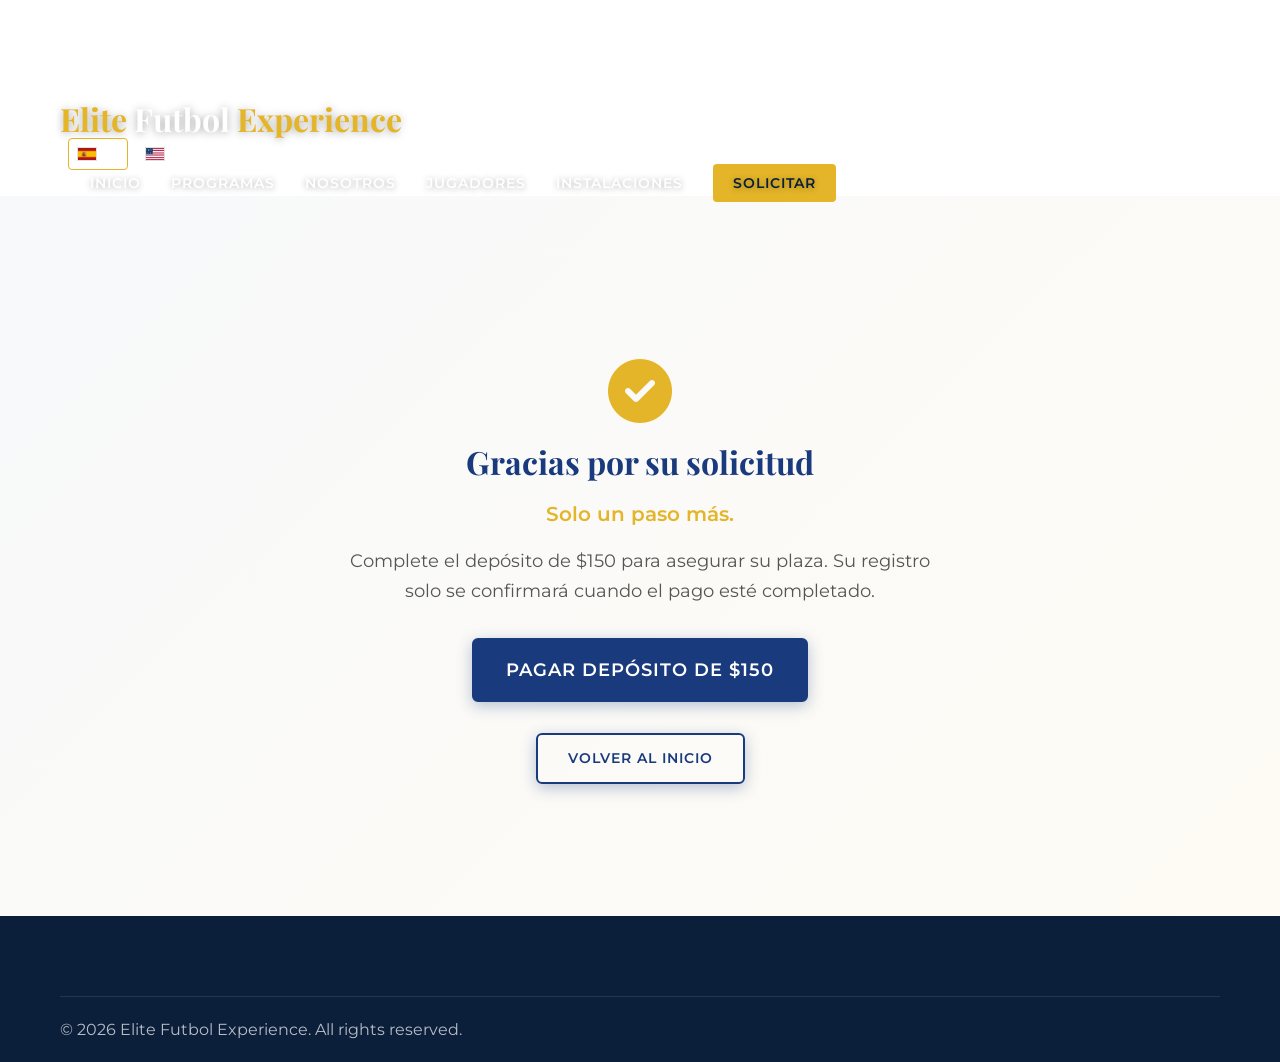
<file: camp-gracias.html>
<!DOCTYPE html>
<html lang="es">
<head>
    <meta charset="UTF-8">
    <meta name="viewport" content="width=device-width, initial-scale=1.0">
    <title>Thank You for Registering | CD Leganés Tryout Camp</title>
    <link rel="stylesheet" href="styles.css">
    <link rel="preconnect" href="https://fonts.googleapis.com">
    <link rel="preconnect" href="https://fonts.gstatic.com" crossorigin>
    <link href="https://fonts.googleapis.com/css2?family=Montserrat:wght@300;400;600;700&family=Playfair+Display:wght@500;700&display=swap" rel="stylesheet">
    <link rel="stylesheet" href="https://cdnjs.cloudflare.com/ajax/libs/font-awesome/6.4.0/css/all.min.css" integrity="sha512-iecdLmaskl7CVkqkXNQ/ZH/XLlvWZOJyj7Yy7tcenmpD1ypASozpmT/E0iPtmFIB46ZmdtAc9eNBvH0H/ZpiBw==" crossorigin="anonymous" referrerpolicy="no-referrer" />
    <style>
        .camp-thanks-section {
            min-height: 80vh;
            display: flex;
            align-items: center;
            justify-content: center;
            text-align: center;
            padding: 120px 20px 80px;
            background: linear-gradient(135deg, rgba(26, 58, 126, 0.03), rgba(228, 181, 40, 0.05));
        }
        .camp-thanks-container { max-width: 600px; margin: 0 auto; }
        .camp-thanks-icon { font-size: 64px; color: var(--secondary-color); margin-bottom: 20px; }
        .camp-thanks-heading { font-size: 2rem; margin-bottom: 16px; color: var(--primary-color); }
        .camp-thanks-step { font-size: 1.25rem; font-weight: 600; color: var(--secondary-color); margin-bottom: 16px; }
        .camp-thanks-message { font-size: 1.1rem; line-height: 1.7; margin-bottom: 16px; color: #555; }
        .camp-thanks-cta { margin-top: 32px; }
        .camp-thanks-cta .btn { font-size: 1.1rem; padding: 16px 32px; }
        .camp-thanks-back { margin-top: 24px; }
        .camp-thanks-back .btn {
            background-color: transparent;
            color: var(--primary-color);
            border: 2px solid var(--primary-color);
        }
        .camp-thanks-back .btn:hover {
            background-color: var(--primary-color);
            color: #fff;
        }
    </style>
</head>
<body>
    <header>
        <div class="container">
            <div class="logo-language-wrapper">
                <div class="logo"><h1><span>Elite</span> Futbol <span>Experience</span></h1></div>
                <div class="language-selector">
                    <a href="#" class="language-option active" data-lang="es"><img src="images/bandera-espana.webp" alt="ES" class="flag-icon"><span>ES</span></a>
                    <a href="#" class="language-option" data-lang="en"><img src="images/bandera-usa.webp" alt="EN" class="flag-icon"><span>EN</span></a>
                </div>
                <div class="mobile-menu-toggle"><i class="fas fa-bars"></i></div>
            </div>
            <nav class="main-nav">
                <ul>
                    <li><a href="index.html#home">Inicio</a></li>
                    <li><a href="index.html#programs">Programas</a></li>
                    <li><a href="index.html#about">Nosotros</a></li>
                    <li><a href="index.html#testimonials">Jugadores</a></li>
                    <li><a href="index.html#facilities">Instalaciones</a></li>
                    <li><a href="https://tally.so/r/RGaY1P" target="_blank" rel="noopener noreferrer" class="cta-button">Solicitar</a></li>
                </ul>
            </nav>
        </div>
    </header>

    <section class="camp-thanks-section">
        <div class="camp-thanks-container">
            <i class="fas fa-check-circle camp-thanks-icon"></i>
            <h1 class="camp-thanks-heading" data-i18n="camp_thanks_heading">Thank you for your application</h1>
            <p class="camp-thanks-step" data-i18n="camp_thanks_step">Just one more step.</p>
            <p class="camp-thanks-message" data-i18n="camp_thanks_message">Complete the $150 deposit to secure your spot. Your registration will only be confirmed once payment is completed.</p>
            <div class="camp-thanks-cta">
                <a href="https://buy.stripe.com/aFa3cubcO3Ji3aB9yG33W00" class="btn" target="_blank" rel="noopener noreferrer" data-i18n="camp_thanks_cta">Pay $150 Deposit</a>
            </div>
            <div class="camp-thanks-back">
                <a href="index.html" class="btn" data-i18n="camp_thanks_back">Back to Home</a>
            </div>
        </div>
    </section>

    <footer>
        <div class="container">
            <div class="footer-bottom">
                <p>&copy; 2026 Elite Futbol Experience. All rights reserved.</p>
            </div>
        </div>
    </footer>

    <script src="translations.js"></script>
    <script src="language-selector.js"></script>
</body>
</html>
</file>
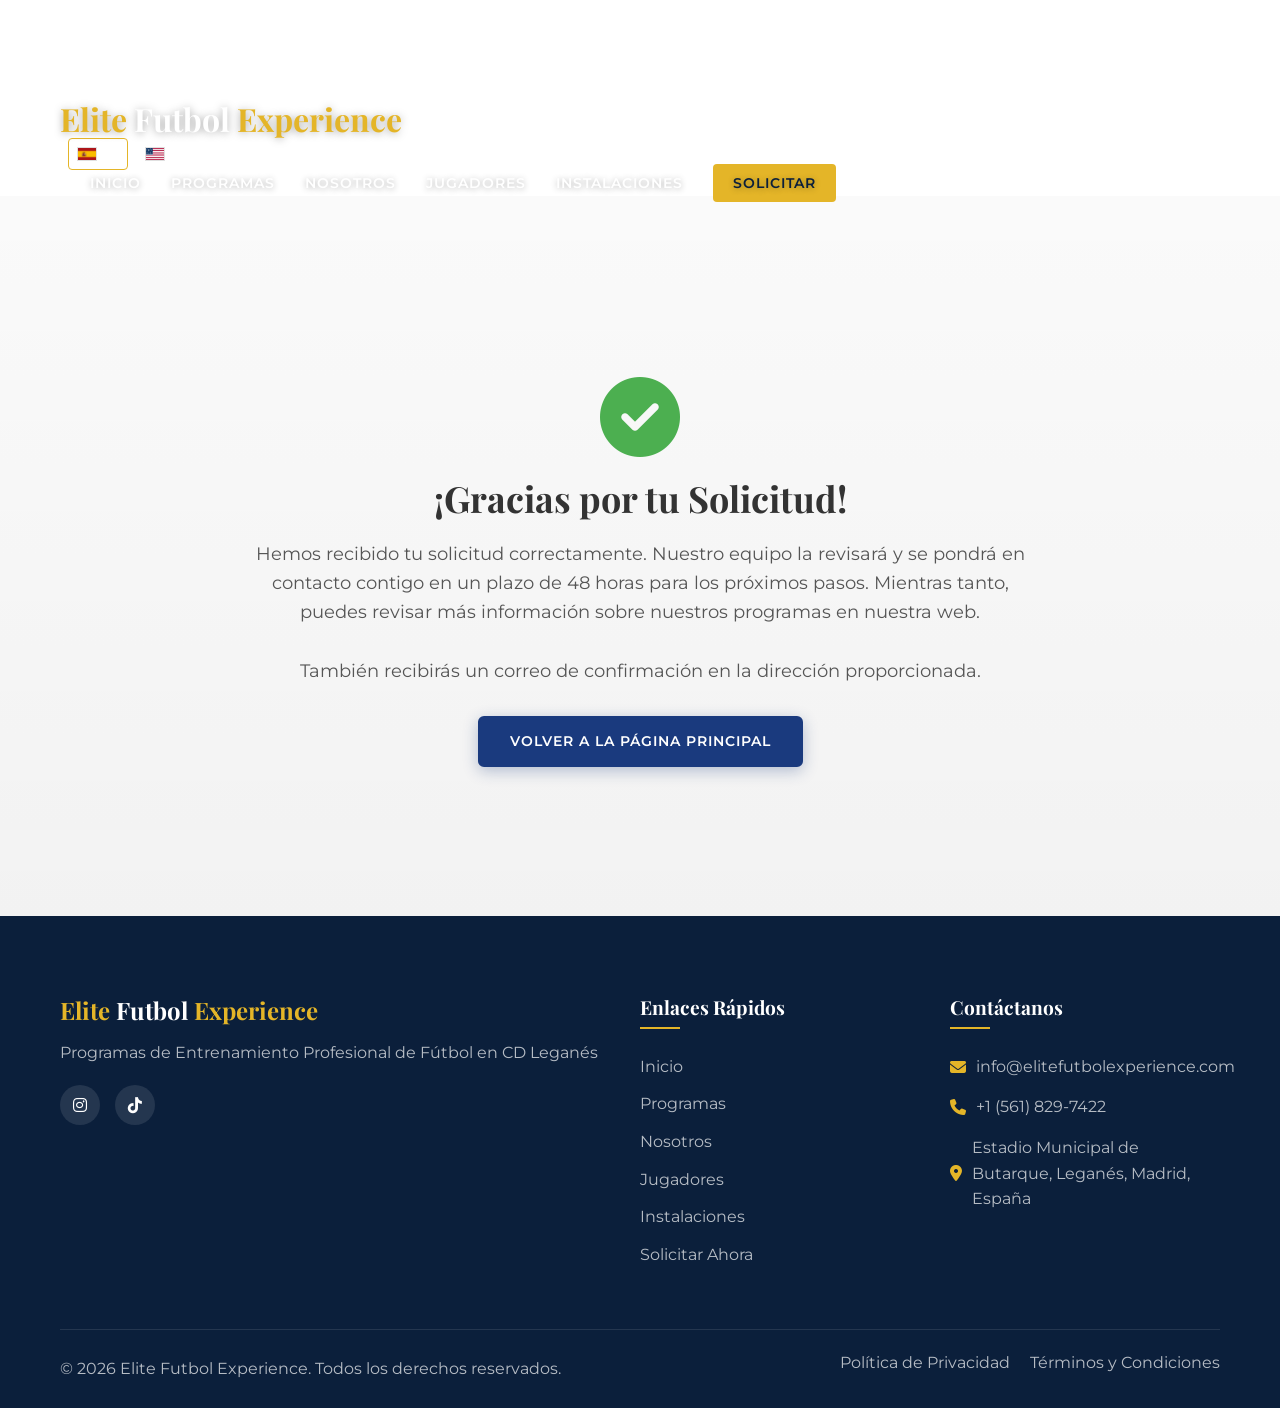
<file: gracias.html>
<!DOCTYPE html>
<html lang="es">
<head>
    <meta charset="UTF-8">
    <meta name="viewport" content="width=device-width, initial-scale=1.0">
    <title data-i18n="thanks_page_title">Elite Futbol Experience | Gracias por tu Solicitud</title>
    <link rel="stylesheet" href="styles.css">
    <link rel="preconnect" href="https://fonts.googleapis.com">
    <link rel="preconnect" href="https://fonts.gstatic.com" crossorigin>
    <link href="https://fonts.googleapis.com/css2?family=Montserrat:wght@300;400;600;700&family=Playfair+Display:wght@500;700&display=swap" rel="stylesheet">
    <link rel="stylesheet" href="https://cdnjs.cloudflare.com/ajax/libs/font-awesome/6.4.0/css/all.min.css" integrity="sha512-iecdLmaskl7CVkqkXNQ/ZH/XLlvWZOJyj7Yy7tcenmpD1ypASozpmT/E0iPtmFIB46ZmdtAc9eNBvH0H/ZpiBw==" crossorigin="anonymous" referrerpolicy="no-referrer" />
    <style>
        .thanks-section {
            min-height: 80vh;
            display: flex;
            align-items: center;
            justify-content: center;
            text-align: center;
            padding: 120px 20px 80px;
            background: linear-gradient(to bottom, rgba(0,0,0,0.02), rgba(0,0,0,0.05));
        }
        
        .thanks-container {
            max-width: 800px;
            margin: 0 auto;
        }
        
        .check-icon {
            font-size: 80px;
            color: #4CAF50;
            margin-bottom: 20px;
        }
        
        .thanks-heading {
            font-size: 36px;
            margin-bottom: 20px;
            color: #333;
        }
        
        .thanks-message {
            font-size: 18px;
            line-height: 1.6;
            margin-bottom: 30px;
            color: #555;
        }
        
        .return-home {
            margin-top: 30px;
        }
    </style>
</head>
<body>
    <header>
        <div class="container">
            <div class="logo-language-wrapper">
                <div class="logo">
                    <h1><span>Elite</span> Futbol <span>Experience</span></h1>
                </div>
                <div class="language-selector">
                    <a href="#" class="language-option active" data-lang="es">
                        <img src="images/bandera-espana.webp" alt="Español" class="flag-icon">
                        <span>ES</span>
                    </a>
                    <a href="#" class="language-option" data-lang="en">
                        <img src="images/bandera-usa.webp" alt="English" class="flag-icon">
                        <span>EN</span>
                    </a>
                </div>
                <div class="mobile-menu-toggle">
                    <i class="fas fa-bars"></i>
                </div>
            </div>
            <nav class="main-nav">
                <ul>
                    <li><a href="index.html#home" data-i18n="nav_home">Inicio</a></li>
                    <li><a href="index.html#programs" data-i18n="nav_programs">Programas</a></li>
                    <li><a href="index.html#about" data-i18n="nav_about">Nosotros</a></li>
                    <li><a href="index.html#testimonials" data-i18n="nav_testimonials">Jugadores</a></li>
                    <li><a href="index.html#facilities" data-i18n="nav_facilities">Instalaciones</a></li>
                    <li><a href="https://tally.so/r/RGaY1P" target="_blank" rel="noopener noreferrer" class="cta-button" data-i18n="nav_contact">Solicitar</a></li>
                </ul>
            </nav>
        </div>
    </header>

    <section class="thanks-section">
        <div class="thanks-container">
            <i class="fas fa-check-circle check-icon"></i>
            <h1 class="thanks-heading" data-i18n="thanks_heading">¡Gracias por tu Solicitud!</h1>
            <p class="thanks-message" data-i18n="thanks_message">Hemos recibido tu solicitud correctamente. Nuestro equipo la revisará y se pondrá en contacto contigo en un plazo de 48 horas para los próximos pasos. Mientras tanto, puedes revisar más información sobre nuestros programas en nuestra web.</p>
            <p class="thanks-message" data-i18n="thanks_email_notice">También recibirás un correo de confirmación en la dirección proporcionada.</p>
            <div class="return-home">
                <a href="index.html" class="btn btn-primary" data-i18n="return_home">Volver a la Página Principal</a>
            </div>
        </div>
    </section>

    <footer>
        <div class="container">
            <div class="footer-content">
                <div class="footer-logo">
                    <h3><span>Elite</span> Futbol <span>Experience</span></h3>
                    <p data-i18n="footer_tagline">Programas de Entrenamiento Profesional de Fútbol en CD Leganés</p>
                    <div class="social-icons">
                        <a href="#" target="_blank"><i class="fab fa-instagram"></i></a>
                        <a href="#"><i class="fab fa-tiktok"></i></a>
                    </div>
                </div>
                
                <div class="footer-links">
                    <h4 data-i18n="footer_quick_links">Enlaces Rápidos</h4>
                    <ul>
                        <li><a href="index.html#home" data-i18n="footer_link_home">Inicio</a></li>
                        <li><a href="index.html#programs" data-i18n="footer_link_programs">Programas</a></li>
                        <li><a href="index.html#about" data-i18n="footer_link_about">Nosotros</a></li>
                        <li><a href="index.html#testimonials" data-i18n="footer_link_testimonials">Jugadores</a></li>
                        <li><a href="index.html#facilities" data-i18n="footer_link_facilities">Instalaciones</a></li>
                        <li><a href="https://tally.so/r/RGaY1P" target="_blank" rel="noopener noreferrer" data-i18n="footer_link_contact">Solicitar Ahora</a></li>
                    </ul>
                </div>
                
                <div class="footer-contact">
                    <h4 data-i18n="footer_contact_title">Contáctanos</h4>
                    <p><i class="fas fa-envelope"></i> info@elitefutbolexperience.com</p>
                    <p><i class="fas fa-phone"></i> +1 (561) 829-7422</p>
                    <p><i class="fas fa-map-marker-alt"></i> <span data-i18n="footer_address">Estadio Municipal de Butarque, Leganés, Madrid, España</span></p>
                </div>
            </div>
            
            <div class="footer-bottom">
                <p data-i18n="footer_copyright">&copy; 2026 Elite Futbol Experience. Todos los derechos reservados.</p>
                <ul>
                    <li><a href="#" data-i18n="footer_privacy">Política de Privacidad</a></li>
                    <li><a href="#" data-i18n="footer_terms">Términos y Condiciones</a></li>
                </ul>
            </div>
        </div>
    </footer>
    
    <!-- Scripts - Orden importante -->
    <script src="translations.js"></script>
    <script src="script.js"></script>
    <script src="language-selector.js"></script>
</body>
</html>
</file>
<file: styles.css>
/* 
Elite Futbol Experience - Professional Soccer Training Programs
CSS Styles 
*/

/* Base Styles & Reset */
* {
    margin: 0;
    padding: 0;
    box-sizing: border-box;
}

*,
*::before,
*::after {
    box-sizing: border-box;
}

:root {
    --primary-color: #1a3a7e;
    --secondary-color: #e4b528;
    --accent-color: #d63031;
    --dark-color: #222831;
    --light-color: #f8f9fa;
    --gray-color: #a0a0a0;
    --success-color: #28a745;
    /* Qué hacemos section */
    --navy: #0B1F3B;
    --navy-2: #0F2A52;
    --gold-accent: #C8A24A;
    --text-dark: #0E1726;
    --muted: #51607A;
    --bg-light: #F7F9FC;
    --card-glass: rgba(255,255,255,.78);
    --stroke-light: rgba(15,42,82,.12);
    --shadow-whatwe: 0 18px 45px rgba(11,31,59,.12);
}

/* =====================================================================
   Design System — capa de tokens aditiva (inerte, mapea valores en uso).
   Usar estos tokens en todo estilo NUEVO. No altera la apariencia actual.
   ===================================================================== */
:root {
    /* Fondos oscuros */
    --color-bg-primary: #071428;
    --color-bg-secondary: #0D1F4A;
    --color-bg-tertiary: #0A1830;
    --color-navy: #0B1F3B;
    --color-surface: #0F2A52;

    /* Fondos claros */
    --color-surface-light: #F7F9FC;
    --color-off-white: #F8F9FA;

    /* Marca (accent / CTA) */
    --color-brand: #1A3A7E;
    --color-brand-hover: #204892;

    /* Texto */
    --color-white: #FFFFFF;
    --color-text-primary: #0E1726;
    --color-text-secondary: #51607A;
    --color-text-on-dark: rgba(255, 255, 255, 0.90);

    /* Bordes */
    --color-border: rgba(15, 42, 82, 0.12);
    --color-border-on-dark: rgba(255, 255, 255, 0.14);

    /* Acento dorado (legacy) */
    --color-accent-gold: #E4B528;
    --color-accent-gold-hover: #F1C84B;

    /* Estados */
    --color-danger: #D63031;
    --color-success: #28A745;

    /* Tipografía */
    --font-display: 'Playfair Display', Georgia, serif;
    --font-body: 'Montserrat', system-ui, sans-serif;

    /* Escala tipográfica (fluida) */
    --fs-hero: clamp(2.6rem, 1rem + 6vw, 5.4rem);
    --fs-h2: clamp(2rem, 1.1rem + 3.2vw, 3.6rem);
    --fs-h3: clamp(1.375rem, 1rem + 1.4vw, 2rem);
    --fs-body: clamp(1rem, 0.96rem + 0.25vw, 1.125rem);
    --fs-small: clamp(0.8125rem, 0.78rem + 0.15vw, 0.9375rem);

    /* Spacing (base 4px) */
    --space-xs: 4px;
    --space-sm: 8px;
    --space-md: 16px;
    --space-lg: 24px;
    --space-xl: 40px;
    --space-2xl: 64px;
    --space-section: clamp(64px, 8vw, 128px);

    /* Container */
    --container-max: 1280px;
    --container-pad: clamp(18px, 4vw, 48px);

    /* Radios */
    --radius-sm: 6px;
    --radius-md: 12px;
    --radius-lg: 20px;
    --radius-pill: 999px;

    /* Animación */
    --ease-out: cubic-bezier(0.22, 1, 0.36, 1);
    --dur-fast: 180ms;
    --dur-base: 300ms;
    --dur-slow: 500ms;

    /* Breakpoints (referencia) */
    --bp-sm: 480px;
    --bp-md: 768px;
    --bp-lg: 1024px;
    --bp-xl: 1280px;
}

html {
    scroll-behavior: smooth;
    overflow-x: hidden;
    width: 100%;
}

body {
    font-family: 'Montserrat', sans-serif;
    line-height: 1.6;
    color: #333;
    background-color: #fff;
    padding-top: 100px;
    overflow-x: hidden;
    width: 100%;
}

/* Páginas sin barra fija (ej. formulario tras pago) */
body.page-no-header {
    padding-top: 0;
}

h1, h2, h3, h4, h5, h6 {
    font-family: 'Playfair Display', serif;
    font-weight: 700;
    line-height: 1.2;
    margin-bottom: 1rem;
}

a {
    text-decoration: none;
    color: var(--primary-color);
    transition: all 0.3s ease;
}

ul {
    list-style: none;
}

img {
    max-width: 100%;
    height: auto;
    display: block;
}

.container {
    width: 100%;
    max-width: 1200px;
    padding: 0 20px;
    margin: 0 auto;
    box-sizing: border-box;
}

@media (max-width: 576px) {
    .container {
        padding: 0 15px;
    }
}

.section-header {
    text-align: center;
    margin-bottom: 3rem;
    max-width: 800px;
    margin-left: auto;
    margin-right: auto;
}

.section-header.left-align {
    text-align: left;
    margin-left: 0;
}

.section-header h2 {
    font-size: 2.5rem;
    color: var(--primary-color);
    position: relative;
    margin-bottom: 1.5rem;
}

.section-header h2:after {
    content: '';
    width: 80px;
    height: 4px;
    background: linear-gradient(90deg, var(--primary-color), var(--secondary-color));
    position: absolute;
    bottom: -10px;
    left: 50%;
    transform: translateX(-50%);
    border-radius: 2px;
    box-shadow: 0 2px 8px rgba(228, 181, 40, 0.3);
}

.section-header.left-align h2:after {
    left: 0;
    transform: none;
}

.section-header p {
    font-size: 1.1rem;
    color: var(--gray-color);
}

/* Buttons */
.btn {
    display: inline-block;
    padding: 12px 30px;
    background-color: var(--primary-color);
    color: white;
    border-radius: 6px;
    text-transform: uppercase;
    font-weight: 600;
    font-size: 0.9rem;
    letter-spacing: 1px;
    transition: all 0.3s ease;
    border: 2px solid var(--primary-color);
    box-shadow: 0 4px 15px rgba(26, 58, 126, 0.3);
    position: relative;
    overflow: hidden;
}

.btn::before {
    content: '';
    position: absolute;
    top: 50%;
    left: 50%;
    width: 0;
    height: 0;
    border-radius: 50%;
    background: rgba(255, 255, 255, 0.2);
    transform: translate(-50%, -50%);
    transition: width 0.6s, height 0.6s;
}

.btn:hover::before {
    width: 300px;
    height: 300px;
}

.btn:hover {
    background-color: var(--secondary-color);
    border-color: var(--secondary-color);
    color: var(--dark-color);
    transform: translateY(-2px);
    box-shadow: 0 6px 20px rgba(228, 181, 40, 0.4);
}

.btn-secondary {
    background-color: transparent;
    color: white;
    border: 2px solid white;
}

.btn-secondary:hover {
    background-color: white;
    color: var(--primary-color);
}

.btn-hero-camp {
    background: linear-gradient(135deg, var(--secondary-color) 0%, #d4a83a 100%);
    border-color: var(--secondary-color);
    color: var(--dark-color);
    font-weight: 700;
    box-shadow: 0 4px 20px rgba(228, 181, 40, 0.4);
}

.btn-hero-camp::before {
    background: rgba(255, 255, 255, 0.3);
}

.btn-hero-camp:hover {
    background: linear-gradient(135deg, #e8b938 0%, var(--secondary-color) 100%);
    border-color: var(--secondary-color);
    color: var(--dark-color);
    transform: translateY(-3px);
    box-shadow: 0 6px 25px rgba(228, 181, 40, 0.5);
}

.btn-hero-camp::after {
    content: '';
    display: inline-block;
    width: 18px;
    height: 12px;
    margin-left: 8px;
    vertical-align: middle;
    background: url('images/bandera-usa.webp') no-repeat center/contain;
}

.btn-lg {
    padding: 15px 40px;
    font-size: 1rem;
}

/* Header & Navigation */
body > header.main-header {
    position: fixed;
    top: 0;
    left: 0;
    right: 0;
    background: rgba(7, 20, 40, 0.35);
    backdrop-filter: blur(14px);
    box-shadow: 0 10px 30px rgba(0, 0, 0, 0.22);
    z-index: 1000;
    padding: 15px 0;
    transition: all 0.3s ease;
    transform: translateY(0);
    border-bottom: 1px solid rgba(255, 255, 255, 0.1);
}

body > header.main-header.hidden {
    transform: translateY(-100%);
}

body > header.main-header.scrolled {
    background: rgba(7, 20, 40, 0.92);
    backdrop-filter: blur(18px);
    box-shadow: 0 14px 38px rgba(0, 0, 0, 0.28);
    padding: 10px 0;
}

body > header.main-header .container {
    display: flex;
    justify-content: space-between;
    align-items: center;
}

body > header.main-header .logo-language-wrapper {
    flex-shrink: 0;
}

.logo {
    flex: 0 0 auto;
}

.logo h1 {
    font-family: 'Playfair Display', serif;
    font-size: 2rem;
    margin: 0;
    color: #FFFFFF;
    white-space: nowrap;
    text-shadow: 0 1px 8px rgba(0, 0, 0, 0.35);
}

.logo h1 span {
    color: var(--secondary-color);
    font-weight: 700;
}

.brand-wordmark {
    font-family: 'Playfair Display', serif;
    font-size: clamp(1.75rem, 3.2vw, 2.75rem);
    font-weight: 700;
    line-height: 1.2;
    margin: 0;
    text-align: center;
    color: #fff;
    text-shadow: 0 4px 18px rgba(0, 0, 0, 0.35);
}

.brand-wordmark span {
    color: var(--secondary-color);
}

/* Mobile Menu Toggle */
.mobile-menu-toggle {
    display: none;
    font-size: 1.5rem;
    color: #FFFFFF;
    cursor: pointer;
    z-index: 1001;
}

.mobile-menu-toggle i {
    transition: all 0.3s ease;
}

/* Navegación */
nav ul {
    display: flex;
}

nav ul li {
    margin-left: 30px;
}

nav ul li a {
    font-weight: 600;
    color: #FFFFFF;
    font-size: 0.9rem;
    text-transform: uppercase;
    letter-spacing: 1px;
    position: relative;
    text-shadow: 0 1px 6px rgba(0, 0, 0, 0.3);
}

nav ul li a:after {
    content: '';
    width: 0;
    height: 2px;
    background: var(--secondary-color);
    position: absolute;
    bottom: -5px;
    left: 0;
    transition: width 0.3s ease;
}

nav ul li a:hover:after,
nav ul li a.active:after {
    width: 100%;
}

nav ul li a.cta-button {
    background-color: var(--secondary-color);
    color: #0b1f3b;
    padding: 10px 20px;
    border-radius: 4px;
}

nav ul li a.cta-button:hover {
    background-color: #f1c84b;
}

nav ul li a.cta-button:after {
    display: none;
}

/* Language Selector */
.language-selector {
    display: flex;
    align-items: center;
    margin-left: auto;
    margin-right: 30px;
}

.language-option {
    display: flex;
    align-items: center;
    padding: 4px 8px;
    margin-left: 8px;
    border-radius: 4px;
    color: #FFFFFF;
    text-decoration: none;
    border: 1px solid transparent;
    transition: all 0.3s ease;
    font-size: 0.85rem;
}

.language-option:hover, 
.language-option.active {
    border-color: var(--secondary-color);
    background-color: rgba(255, 255, 255, 0.08);
}

.flag-icon {
    width: 20px;
    height: 14px;
    margin-right: 4px;
    border: 1px solid #e0e0e0;
    object-fit: cover;
}

/* Mobile Navigation */
@media (max-width: 992px) {
    .mobile-menu-toggle {
        display: block;
        position: absolute;
        top: 20px;
        right: 20px;
    }
    
    /* Reposicionamiento de elementos en móvil */
    .logo-language-wrapper {
        display: flex;
        width: 100%;
        position: relative;
        padding: 10px 0;
        justify-content: center;
    }
    
    /* Logo centrado */
    .logo {
        text-align: center;
        margin: 0 auto;
    }
    
    .logo h1 {
        font-size: 1.6rem;
        display: flex;
        flex-direction: column;
        align-items: center;
        line-height: 1.3;
    }
    
    .logo h1 span:last-child {
        display: block;
        margin-top: 3px;
        font-size: 1.3rem;
    }
    
    /* Banderas a la izquierda una debajo de otra */
    .language-selector {
        position: absolute;
        left: 10px;
        top: 22px;
        flex-direction: column;
        margin: 0;
    }
    
    .language-option {
        margin: 2px 0;
        padding: 3px 6px;
    }
    
    .flag-icon {
        width: 18px;
        height: 12px;
    }
    
    /* Menú de navegación */
    .main-nav {
        position: fixed;
        top: 0;
        right: -100%;
        width: 80%;
        max-width: 300px;
        height: 100vh;
        background: linear-gradient(135deg, #071428 0%, #0d1f4a 45%, #0a1830 100%);
        padding: 80px 20px 20px;
        box-shadow: -5px 0 15px rgba(0, 0, 0, 0.1);
        transition: all 0.4s ease;
        overflow-y: auto;
        z-index: 1000;
        border-left: 1px solid rgba(255, 255, 255, 0.1);
    }
    
    .main-nav.active {
        right: 0;
    }
    
    /* Fondo oscuro al abrir menú */
    .main-nav.active::before {
        content: '';
        position: fixed;
        top: 0;
        left: -20%;
        width: 20%;
        height: 100%;
        background: rgba(0, 0, 0, 0.5);
        z-index: -1;
    }
    
    .main-nav ul {
        flex-direction: column;
        width: 100%;
    }
    
    .main-nav ul li {
        margin: 0 0 20px 0;
        width: 100%;
    }
    
    .main-nav ul li a {
        display: block;
        padding: 8px 0;
        font-size: 1.1rem;
        color: #FFFFFF;
        text-shadow: none;
    }
    
    .main-nav ul li a.active {
        color: var(--secondary-color);
        font-weight: 600;
    }
    
    .main-nav ul li a:hover {
        color: var(--secondary-color);
    }
    
    .main-nav ul li a.cta-button {
        display: inline-block;
        margin-top: 10px;
        text-align: center;
        background-color: var(--secondary-color);
        color: #0b1f3b !important;
    }
    
    .main-nav ul li a.cta-button:hover {
        background-color: #f1c84b;
        color: #071428 !important;
    }
    
    /* Animación para el icono hamburguesa */
    .mobile-menu-toggle i {
        transition: transform 0.3s ease;
    }
    
    .mobile-menu-toggle i.fa-times {
        transform: rotate(90deg);
    }
}

@media (max-width: 576px) {
    body > header.main-header {
        padding-top: 20px;
    }
    /* Estilo para que "Experience" aparezca debajo de "Elite Futbol" */
    .logo h1 {
        font-size: 1.6rem;
        display: flex;
        flex-direction: column;
        align-items: center;
        line-height: 1.3;
        margin-top: 6px;
    }
    
    .logo h1 span:last-child {
        display: block;
        margin-top: 3px;
        font-size: 1.3rem;
    }
    
    .mobile-menu-toggle {
        top: 25px;
    }
    
    .language-selector {
        top: 25px;
    }
}

/* Hero Section */
.hero {
    position: relative;
    height: 100vh;
    min-height: 600px;
    display: flex;
    align-items: center;
    color: white;
    padding: 0;
    overflow: hidden;
    margin-top: -100px;
    padding-top: 100px;
    width: 100%;
    box-sizing: border-box;
    background: #071428;
}

.hero .overlay {
    position: absolute;
    top: 0;
    left: 0;
    width: 100%;
    height: 100%;
    background: linear-gradient(
        rgba(4, 16, 31, 0.72) 0%,
        rgba(4, 16, 31, 0.78) 45%,
        rgba(4, 16, 31, 0.88) 100%
    );
    z-index: 1;
}

.hero .container {
    position: relative;
    z-index: 2;
}

.hero-content {
    max-width: 800px;
    margin: 0 auto;
    text-align: center;
    padding: 52px 0 72px;
    width: 100%;
    box-sizing: border-box;
}

.hero--video {
    height: auto;
    min-height: 0;
    padding: 0;
    margin-top: -100px;
    padding-top: 100px;
}

.hero--video .overlay {
    background: linear-gradient(rgba(0, 0, 0, 0.62), rgba(0, 0, 0, 0.62));
}

.hero-video {
    position: relative;
    width: min(620px, 100%);
    margin: 16px auto 12px;
    border-radius: 18px;
    overflow: hidden;
    aspect-ratio: 16 / 9;
    border: 1px solid rgba(255, 255, 255, 0.18);
    background: #000;
    box-shadow: 0 18px 50px rgba(0, 0, 0, 0.35);
}

.hero-video iframe {
    position: absolute;
    inset: 0;
    width: 100%;
    height: 100%;
    border: 0;
}

.hero-cta-meeting {
    display: inline-flex;
    align-items: center;
    justify-content: center;
    gap: 10px;
    margin: 10px auto 0;
    background: var(--secondary-color);
    border: 1px solid rgba(228, 181, 40, 0.75);
    color: #0b1f3b;
    box-shadow: 0 14px 34px rgba(228, 181, 40, 0.22);
    padding: 14px 28px;
    border-radius: 999px;
}

.hero-cta-meeting:hover {
    background: #f1c84b;
    border-color: rgba(241, 200, 75, 0.95);
    color: #081a35;
    box-shadow: 0 18px 40px rgba(228, 181, 40, 0.28);
    transform: translateY(-2px);
}

.hero-content h2 {
    font-family: 'Playfair Display', serif;
    font-size: clamp(1.85rem, 3.2vw, 2.65rem);
    font-weight: 700;
    margin-bottom: 18px;
    color: #FFFFFF;
    letter-spacing: normal;
    line-height: 1.2;
    text-shadow:
        0 2px 4px rgba(0, 0, 0, 0.55),
        0 8px 28px rgba(0, 0, 0, 0.75);
    animation: fadeInDown 1s ease-out;
}

.hero-content h2 .hero-title-accent {
    color: var(--secondary-color);
    text-shadow:
        0 1px 2px rgba(0, 0, 0, 0.45),
        0 4px 18px rgba(228, 181, 40, 0.28);
}

.hero-content h2 .hero-title-sep {
    color: rgba(228, 181, 40, 0.72);
    font-weight: 500;
    padding: 0 0.12em;
    text-shadow: none;
}

.hero-content p {
    font-size: 1.4rem;
    margin-bottom: 40px;
    color: #FFFFFF;
    opacity: 1;
    text-shadow:
        0 1px 3px rgba(0, 0, 0, 0.5),
        0 6px 20px rgba(0, 0, 0, 0.65);
    animation: fadeInUp 1s ease-out 0.2s both;
}

/* Hero: look premium (título + subtítulo) */
.hero--video .hero-content h2 {
    letter-spacing: -0.02em;
    margin-bottom: 16px;
    text-shadow: 0 10px 34px rgba(0, 0, 0, 0.55);
    background: linear-gradient(90deg, rgba(255, 255, 255, 0.98), rgba(228, 181, 40, 0.92));
    -webkit-background-clip: text;
    background-clip: text;
    color: transparent;
    font-size: clamp(2rem, 4.2vw, 3.1rem);
}

.hero--video .hero-content p {
    max-width: 48rem;
    margin-left: auto;
    margin-right: auto;
    margin-bottom: 30px;
    font-size: clamp(1.05rem, 2.2vw, 1.35rem);
    color: rgba(255, 255, 255, 0.88);
    text-shadow: 0 8px 26px rgba(0, 0, 0, 0.45);
}

/* Hero video: compacto para ver todo sin scroll */
.hero--video .hero-content {
    padding: 44px 0 44px;
}

.hero--video .hero-video {
    width: min(560px, 100%);
    margin: 16px auto 18px;
}

@media (max-width: 576px) {
    .hero--video .hero-video {
        width: min(420px, 100%);
        margin: 18px auto 16px;
        border-radius: 16px;
    }

    /* Más aire entre navbar fijo y título en mobile */
    .hero--video .hero-content {
        padding-top: 72px;
        padding-bottom: 68px;
    }

    .hero--video .hero-content h2 {
        margin-bottom: 18px;
    }

    .hero--video .hero-content p {
        margin-bottom: 24px;
        line-height: 1.55;
    }

    .hero--video .hero-cta-meeting {
        margin-top: 12px;
    }
}

.hero--video .hero-cta-meeting {
    margin-top: 18px;
    padding: 12px 22px;
}

@media (max-height: 780px) {
    .hero--video .hero-content {
        padding: 26px 0 34px;
    }

    .hero--video .hero-video {
        width: min(520px, 100%);
    }
}

.hero--video .hero-content p strong {
    color: var(--secondary-color);
    font-weight: 700;
}

.hero-buttons {
    display: flex;
    flex-wrap: wrap;
    justify-content: center;
    gap: 16px;
    animation: fadeInUp 1s ease-out 0.4s both;
}

/* Club Trust Bar - logos below hero (azul alineado con Nuestro trabajo) */
.club-trust-bar {
    padding: 32px 20px;
    background:
        radial-gradient(ellipse 70% 80% at 50% 0%, rgba(26, 58, 126, 0.4), transparent 55%),
        linear-gradient(180deg, #071428 0%, #0d1f4a 48%, #0a1830 100%);
    border-bottom: 1px solid rgba(255, 255, 255, 0.08);
}
.club-trust-bar-title {
    font-size: 0.9rem;
    text-transform: uppercase;
    letter-spacing: 2px;
    color: #FFFFFF;
    margin: 0 0 20px 0;
    text-align: center;
}
.club-trust-bar-logos {
    display: flex;
    justify-content: center;
    align-items: center;
    gap: 48px;
    flex-wrap: wrap;
}
.club-trust-bar-logos img {
    height: 64px;
    width: auto;
    max-width: 100px;
    object-fit: contain;
    filter: drop-shadow(0 4px 12px rgba(0, 0, 0, 0.35));
    opacity: 0.95;
    transition: opacity 0.2s ease, transform 0.2s ease, filter 0.2s ease;
}
.club-trust-bar-logos img:hover {
    opacity: 1;
    transform: translateY(-2px);
    filter: drop-shadow(0 6px 16px rgba(0, 0, 0, 0.4));
}
@media (max-width: 576px) {
    .club-trust-bar {
        padding: 24px 16px;
    }
    .club-trust-bar-logos {
        gap: 32px;
    }
    .club-trust-bar-logos img {
        height: 52px;
    }
}

/* Nuestro trabajo — mismo lenguaje editorial que La Experiencia */
.work {
    padding: var(--space-section, clamp(64px, 8vw, 128px)) 0;
    background: var(--color-navy, #0B1F3B);
    color: var(--color-text-on-dark, rgba(255, 255, 255, 0.9));
    font-family: var(--font-body, 'Montserrat', system-ui, sans-serif);
    scroll-margin-top: 110px;
}

.work__container {
    width: 100%;
    max-width: 1200px;
    padding: 0 20px;
    margin: 0 auto;
    box-sizing: border-box;
}

.work__grid {
    display: grid;
    grid-template-columns: minmax(0, 1.08fr) minmax(0, 0.92fr);
    gap: clamp(24px, 4vw, 52px);
    align-items: start;
}

.work__left {
    display: flex;
    flex-direction: column;
    align-items: flex-start;
}

.work__eyebrow {
    display: inline-flex;
    align-items: center;
    gap: 12px;
    padding: 0;
    border: none;
    border-radius: 0;
    background: none;
    backdrop-filter: none;
    font-family: var(--font-body, 'Montserrat', system-ui, sans-serif);
    font-size: var(--fs-small, 0.8125rem);
    font-weight: 700;
    letter-spacing: 0.18em;
    text-transform: uppercase;
    color: var(--color-accent-gold, #E4B528);
}

.work__eyebrow::before {
    content: "";
    width: 34px;
    height: 2px;
    background: var(--color-accent-gold, #E4B528);
    flex: none;
}

.work__title {
    font-family: var(--font-display, 'Playfair Display', Georgia, serif);
    font-size: var(--fs-h2, clamp(2rem, 1.1rem + 3.2vw, 3.6rem));
    font-weight: 700;
    line-height: 1.05;
    letter-spacing: -0.01em;
    text-transform: uppercase;
    color: #fff;
    margin: var(--space-lg, 24px) 0;
    max-width: 12ch;
}

.work__lead {
    margin: 0 0 16px;
    color: var(--color-text-on-dark, rgba(255, 255, 255, 0.9));
    font-family: var(--font-body, 'Montserrat', system-ui, sans-serif);
    font-size: var(--fs-body, 1rem);
    line-height: 1.7;
    max-width: 46ch;
}

.work__lead strong {
    color: var(--color-accent-gold, #E4B528);
    font-family: var(--font-display, 'Playfair Display', Georgia, serif);
    font-style: italic;
    font-weight: 700;
    white-space: nowrap;
}

.work__text {
    display: grid;
    gap: 10px;
    margin-bottom: 22px;
}

.work__text p {
    margin: 0;
    color: var(--color-text-on-dark, rgba(255, 255, 255, 0.9));
    font-family: var(--font-body, 'Montserrat', system-ui, sans-serif);
    font-size: var(--fs-body, 1rem);
    line-height: 1.7;
    max-width: 46ch;
}

.work__pillars {
    display: grid;
    grid-template-columns: repeat(3, minmax(0, 1fr));
    gap: 12px;
}

.work__pillar {
    padding: 14px 14px 15px;
    border: 1px solid rgba(15, 42, 82, 0.13);
    border-radius: 14px;
    background: linear-gradient(180deg, rgba(255, 255, 255, 0.95), rgba(246, 248, 252, 0.88));
    box-shadow: 0 10px 28px rgba(11, 31, 59, 0.08);
}

.work__pillar-icon {
    width: 30px;
    height: 30px;
    border-radius: 10px;
    display: inline-flex;
    align-items: center;
    justify-content: center;
    margin-bottom: 8px;
    color: var(--navy-2, #0F2A52);
    background: rgba(15, 42, 82, 0.09);
    font-size: 13px;
}

.work__pillar p {
    margin: 0;
    font-size: 13px;
    line-height: 1.5;
    color: #1f2f4a;
    font-weight: 600;
}

.work__right {
    border: none;
    background: none;
    backdrop-filter: none;
    border-radius: 0;
    padding: 0;
    box-shadow: none;
    color: var(--color-text-on-dark, rgba(255, 255, 255, 0.9));
}

/* Alineación visual: bajar bloque derecho en desktop */
@media (min-width: 981px) {
    .work__right {
        margin-top: 16px;
    }
}

.work__media {
    position: relative;
    border-radius: var(--radius-md, 12px);
    overflow: hidden;
    aspect-ratio: auto;
    border: none;
    box-shadow: none;
    background: #000;
}

.work__media img {
    width: 100%;
    height: clamp(360px, 44vw, 520px);
    object-fit: cover;
    object-position: center 40%;
}

.work__overlay {
    display: none;
}

.work__video {
    position: absolute;
    inset: 0;
    background: #000;
}

.work__video iframe {
    position: absolute;
    inset: 0;
    width: 100%;
    height: 100%;
    border: 0;
}

.work__badge {
    position: absolute;
    left: 14px;
    bottom: 14px;
    padding: 12px 14px;
    border-radius: 14px;
    border: 1px solid rgba(255, 255, 255, 0.3);
    background: rgba(255, 255, 255, 0.12);
    backdrop-filter: blur(8px);
    color: #fff;
}

.work__badge strong {
    display: block;
    font-size: 1rem;
    line-height: 1.15;
    margin-bottom: 2px;
}

.work__badge span {
    display: block;
    font-size: 11px;
    opacity: 0.92;
    letter-spacing: 0.03em;
    text-transform: uppercase;
}

.work__features {
    list-style: none;
    padding: 0;
    margin: 18px 0 18px;
    display: grid;
    gap: 10px;
}

.work__right .work__features li {
    display: flex;
    gap: 10px;
    align-items: flex-start;
    color: rgba(255, 255, 255, 0.88);
    font-size: 0.9375rem;
    line-height: 1.55;
}

.work__right .work__check {
    width: auto;
    height: auto;
    border-radius: 0;
    display: inline;
    background: none;
    border: none;
    color: var(--color-accent-gold, #E4B528);
    font-weight: 700;
    flex: 0 0 auto;
    margin-top: 0;
    font-size: 0.95rem;
}

.work__cta {
    display: grid;
    grid-template-columns: minmax(0, 1fr) minmax(0, 1fr);
    gap: 10px;
    margin-top: 6px;
}

.work__cta .btn {
    display: inline-flex;
    align-items: center;
    justify-content: center;
    text-align: center;
    line-height: 1.1;
    padding: 12px 14px;
    min-height: 46px;
    border-radius: 13px;
    font-weight: 700;
    text-decoration: none;
    transition: transform 0.2s ease, box-shadow 0.2s ease, background-color 0.2s ease;
}

.work__cta .btn--primary {
    background: var(--color-accent-gold, #E4B528);
    color: #0b1f3b;
    border: none;
    box-shadow: none;
}

.work__cta .btn--primary:hover {
    transform: translateY(-2px);
    box-shadow: 0 16px 30px rgba(11, 31, 59, 0.28);
}

.work__cta .btn--ghost {
    background: transparent;
    border: 1px solid rgba(255, 255, 255, 0.45);
    color: #fff;
    box-shadow: none;
}

.work__cta .btn--ghost:hover {
    transform: translateY(-2px);
    border-color: var(--color-accent-gold, #E4B528);
    background: transparent;
    color: var(--color-accent-gold, #E4B528);
    box-shadow: none;
}

.work__trust {
    margin: 14px 2px 2px;
    color: rgba(255, 255, 255, 0.55);
    font-size: 12px;
    text-transform: uppercase;
    letter-spacing: 0.06em;
    display: inline-flex;
    align-items: center;
    gap: 8px;
}

/* Pasos del proceso: filas editoriales, sin panel de cristal */
.work__process-band {
    margin-top: 28px;
    width: 100%;
    max-width: 100%;
    padding: 0;
    border-radius: 0;
    border: none;
    border-top: 1px solid var(--color-border-on-dark, rgba(255, 255, 255, 0.14));
    background: none;
    backdrop-filter: none;
    box-shadow: none;
    align-self: stretch;
    box-sizing: border-box;
}

.work__process-lead {
    text-align: left;
    margin: 22px 0 16px;
    font-family: var(--font-body, 'Montserrat', system-ui, sans-serif);
    font-size: var(--fs-small, 0.8125rem);
    font-weight: 700;
    line-height: 1.45;
    color: var(--color-accent-gold, #E4B528);
    letter-spacing: 0.16em;
    text-transform: uppercase;
}

.work__process-lead::after {
    display: none;
}

.work__process-steps {
    list-style: none;
    margin: 0;
    padding: 0;
    display: grid;
    grid-template-columns: repeat(4, minmax(0, 1fr));
    gap: 12px 14px;
}

.work__process-step {
    display: flex;
    flex-direction: column;
    align-items: flex-start;
    text-align: left;
    gap: 8px;
    padding: 0;
    border-radius: 0;
    background: none;
    border: none;
    backdrop-filter: none;
    transition: none;
    min-width: 0;
}

.work__process-step:hover {
    border-color: transparent;
    background: none;
    transform: none;
}

.work__process-icon {
    width: auto;
    height: auto;
    border-radius: 0;
    flex-shrink: 0;
    display: block;
    background: none;
    color: var(--color-accent-gold, #E4B528);
    font-size: 0.95rem;
    box-shadow: none;
}

.work__process-label {
    font-size: 0.8125rem;
    line-height: 1.38;
    font-weight: 600;
    color: rgba(255, 255, 255, 0.92);
    max-width: 100%;
    hyphens: auto;
    -webkit-hyphens: auto;
}

@media (max-width: 620px) {
    .work__process-band {
        padding: 18px 14px 20px;
    }

    .work__process-steps {
        grid-template-columns: repeat(2, minmax(0, 1fr));
        gap: 10px 12px;
    }

    .work__process-icon {
        width: 38px;
        height: 38px;
        font-size: 0.88rem;
    }

    .work__process-label {
        font-size: 0.75rem;
    }
}

@media (max-width: 380px) {
    .work__process-steps {
        gap: 8px 10px;
    }

    .work__process-label {
        font-size: 0.6875rem;
    }
}

/* En mobile se oculta el bloque de proceso ("Te indicaremos los pasos...") */
@media (max-width: 768px) {
    .work__process-band {
        display: none;
    }
}

@media (max-width: 1120px) {
    .work__pillars {
        grid-template-columns: 1fr 1fr;
    }
}

@media (max-width: 980px) {
    .work__grid {
        grid-template-columns: 1fr;
    }

    .work__title {
        max-width: none;
    }

    .work__right {
        padding: 0;
    }

    .work__pillars {
        grid-template-columns: 1fr;
    }
}

@media (max-width: 620px) {
    .work {
        padding: 48px 0;
    }

    .work__container {
        padding: 0 15px;
    }

    .work__left {
        align-items: flex-start;
        text-align: left;
    }

    .work__eyebrow {
        margin-left: 0;
        margin-right: 0;
    }

    .work__title {
        font-size: var(--fs-h2, clamp(2rem, 1.1rem + 3.2vw, 3.6rem));
        max-width: 12ch;
    }

    .work__lead {
        font-size: 0.9375rem;
    }

    .work__lead,
    .work__text,
    .work__text p {
        margin-left: 0;
        margin-right: 0;
        text-align: left;
    }

    .work__process-lead {
        text-align: center;
    }

    .work__process-lead::after {
        margin-left: auto;
        margin-right: auto;
    }

    .work__right .work__features li {
        font-size: 0.875rem;
    }

    .work__cta {
        grid-template-columns: 1fr;
    }

    .work__cta .btn {
        width: 100%;
    }
}

@media (max-width: 620px) {
    /* Contact: centrar bloque y CTA principal en mobile */
    .contact .section-header {
        text-align: center;
    }

    .contact-payment-first {
        margin-left: auto;
        margin-right: auto;
        text-align: center;
    }

    .contact-payment-first__hint,
    .contact-payment-first__credit,
    .contact-payment-notice {
        margin-left: auto;
        margin-right: auto;
        text-align: center;
    }

    .contact-payment-first__cta {
        max-width: 100%;
    }
}

/* Programs block titles and intro */
.programs-block {
    margin-bottom: 48px;
}
.programs-block:last-of-type {
    margin-bottom: 0;
}
.programs-block-title {
    font-size: 1.5rem;
    color: var(--primary-color);
    margin: 0 0 12px 0;
    font-weight: 700;
}
.programs-block-intro {
    font-size: 1rem;
    color: #555;
    line-height: 1.6;
    margin: 0 0 28px 0;
    max-width: 720px;
}
.program-best-for {
    font-size: 0.9rem;
    color: #666;
    font-style: italic;
    margin: -4px 0 12px 0;
}
.program-price-below {
    margin-top: 16px !important;
    margin-bottom: 12px !important;
}

/* Tryout International Camp - Sección temporal */
.tryout-camp {
    position: relative;
    padding: 80px 0;
    overflow: hidden;
    background: linear-gradient(135deg, #0d1f4a 0%, #1a3a7e 35%, #243d6a 70%, #1a3a7e 100%);
    color: white;
}

.tryout-camp-bg {
    position: absolute;
    top: 0;
    left: 0;
    right: 0;
    bottom: 0;
    background: url('images/stadium-background-new.jpg') no-repeat center center/cover;
    opacity: 0.15;
    z-index: 0;
}

.tryout-camp-inner {
    position: relative;
    z-index: 1;
    text-align: center;
    max-width: 900px;
    width: 100%;
    margin: 0 auto;
    box-sizing: border-box;
}

.tryout-top-crest {
    margin-bottom: 20px;
    display: flex;
    justify-content: center;
    align-items: center;
    width: 100%;
}

.tryout-top-crest img {
    width: 80px;
    height: 80px;
    object-fit: contain;
    display: block;
}

.tryout-title {
    font-family: 'Playfair Display', serif;
    font-size: 2.2rem;
    font-weight: 700;
    margin: 0 0 4px 0;
    line-height: 1.2;
    text-shadow: 0 2px 10px rgba(0, 0, 0, 0.3);
}

.tryout-location {
    font-size: 1.1rem;
    opacity: 0.9;
    margin-bottom: 4px;
    font-weight: 600;
    letter-spacing: 0.5px;
}

.tryout-date {
    font-size: 1rem;
    opacity: 0.9;
    margin-bottom: 12px;
}

.tryout-tagline {
    font-size: 1.15rem;
    opacity: 0.95;
    margin-bottom: 20px;
}

.tryout-meta {
    margin-bottom: 28px;
    display: flex;
    flex-direction: column;
    align-items: center;
}

.tryout-duration {
    font-size: 1rem;
    opacity: 0.95;
    margin-bottom: 12px;
}

.tryout-price {
    font-size: 1.25rem;
    margin: 0;
    display: inline-flex;
    flex-wrap: wrap;
    align-items: baseline;
    justify-content: center;
    gap: 6px 14px;
    background: rgba(255, 255, 255, 0.12);
    padding: 12px 24px;
    border-radius: 8px;
    border: 1px solid rgba(228, 181, 40, 0.4);
    width: fit-content;
}
.tryout-price-original {
    text-decoration: line-through;
    opacity: 0.8;
    font-size: 1.1rem;
}
.tryout-price-early {
    font-size: 0.95rem;
    opacity: 0.95;
}
.tryout-price .tryout-price-amount {
    color: var(--secondary-color);
    font-size: 1.6rem;
}

.tryout-deposit {
    font-size: 0.95rem;
    opacity: 0.95;
    margin: 12px 0 0 0;
}

.tryout-highlight {
    display: flex;
    align-items: center;
    justify-content: center;
    gap: 20px;
    background: rgba(255, 255, 255, 0.12);
    border: 2px solid rgba(228, 181, 40, 0.6);
    border-radius: 12px;
    padding: 24px 28px;
    margin-bottom: 28px;
    backdrop-filter: blur(8px);
    width: 100%;
    box-sizing: border-box;
}

.tryout-highlight-icon {
    width: 56px;
    height: 56px;
    background: linear-gradient(135deg, var(--secondary-color), #f5c842);
    color: var(--dark-color);
    border-radius: 50%;
    display: flex;
    align-items: center;
    justify-content: center;
    font-size: 1.5rem;
    flex-shrink: 0;
}

.tryout-highlight-text-wrap {
    text-align: left;
}

.tryout-highlight-title {
    font-size: 1.15rem;
    font-weight: 700;
    margin: 0 0 8px 0;
    line-height: 1.3;
    color: var(--secondary-color);
}

.tryout-highlight-desc {
    font-size: 0.95rem;
    margin: 0;
    line-height: 1.5;
    opacity: 0.95;
}

.tryout-benefits {
    margin: 0 0 32px 0;
    padding: 0;
    list-style: none;
    background: rgba(255, 255, 255, 0.08);
    border: 1px solid rgba(255, 255, 255, 0.12);
    border-radius: 12px;
    padding: 24px 28px;
    width: 100%;
    box-sizing: border-box;
    text-align: left;
}

.tryout-benefits li {
    display: flex;
    align-items: flex-start;
    justify-content: flex-start;
    gap: 12px;
    padding: 8px 0;
    font-size: 1rem;
    max-width: 100%;
}

.tryout-benefits li i {
    color: var(--secondary-color);
    font-size: 1.2rem;
    flex-shrink: 0;
    margin-top: 2px;
}

.tryout-benefits li span {
    text-align: left;
    min-width: 0;
    flex: 1;
}

.tryout-age {
    font-size: 0.95rem;
    opacity: 0.9;
    margin: -8px 0 32px 0;
}

.tryout-grid {
    display: grid;
    grid-template-columns: 1fr 1fr;
    gap: 24px;
    margin-bottom: 24px;
    text-align: left;
    align-items: stretch;
    width: 100%;
}

.tryout-block {
    background: rgba(255, 255, 255, 0.08);
    border-radius: 12px;
    padding: 24px 28px;
    border: 1px solid rgba(255, 255, 255, 0.12);
    box-sizing: border-box;
    min-height: 0;
}

.tryout-block-title {
    font-family: 'Playfair Display', serif;
    font-size: 1.2rem;
    font-weight: 700;
    margin-bottom: 14px;
    color: var(--secondary-color);
}

.tryout-block p {
    font-size: 0.95rem;
    line-height: 1.55;
    margin-bottom: 12px;
    opacity: 0.95;
}

.tryout-block p:last-child {
    margin-bottom: 0;
}

.tryout-about-punch {
    font-weight: 700;
    color: white !important;
    margin-top: 14px !important;
}

.tryout-spain-intro {
    margin-bottom: 14px !important;
}

.tryout-spain-list {
    list-style: none;
    padding: 0;
    margin: 0 0 14px 0;
}

.tryout-spain-list li {
    display: flex;
    align-items: center;
    gap: 10px;
    padding: 6px 0;
    font-size: 0.9rem;
}

.tryout-spain-list li i {
    color: var(--secondary-color);
    width: 20px;
    text-align: center;
}

.tryout-merit {
    font-size: 0.9rem !important;
    font-weight: 600;
    font-style: italic;
    opacity: 0.95 !important;
}

.tryout-who {
    text-align: left;
    margin-bottom: 24px;
    padding: 24px 28px;
    width: 100%;
    box-sizing: border-box;
}

.tryout-who-list {
    list-style: none;
    padding: 0;
    margin: 0 0 12px 0;
}

.tryout-who-list li {
    display: flex;
    align-items: center;
    gap: 10px;
    padding: 6px 0;
    font-size: 0.95rem;
}

.tryout-who-list li i {
    color: var(--secondary-color);
    flex-shrink: 0;
}

.tryout-who-note {
    font-size: 0.9rem;
    opacity: 0.9;
    margin: 0 !important;
}

.tryout-urgency {
    font-size: 1rem;
    font-weight: 600;
    margin-bottom: 28px;
    opacity: 0.95;
}

.tryout-cta {
    background: linear-gradient(135deg, var(--secondary-color), #f5c842);
    border: 2px solid var(--secondary-color);
    color: var(--dark-color);
    font-weight: 700;
    padding: 16px 40px;
    font-size: 1rem;
}

.tryout-cta:hover {
    background: white;
    border-color: white;
    color: var(--primary-color);
    transform: translateY(-3px);
    box-shadow: 0 8px 25px rgba(255, 255, 255, 0.25);
}

.tryout-cta i {
    margin-right: 10px;
}

@media (max-width: 768px) {
    .tryout-camp {
        padding: 60px 20px;
    }
    .tryout-title {
        font-size: 1.75rem;
    }
    .tryout-location {
        font-size: 1rem;
    }
    .tryout-tagline {
        font-size: 1rem;
    }
    .tryout-highlight {
        flex-direction: column;
        padding: 20px 16px;
        text-align: center;
    }
    .tryout-highlight-text-wrap {
        text-align: center;
    }
    .tryout-highlight-title {
        font-size: 1.05rem;
    }
    .tryout-highlight-desc {
        font-size: 0.9rem;
    }
    .tryout-benefits {
        padding: 20px 20px;
    }
    .tryout-benefits li {
        justify-content: flex-start;
    }
    .tryout-grid {
        grid-template-columns: 1fr;
        gap: 20px;
    }
    .tryout-block {
        padding: 20px;
    }
    .tryout-urgency {
        font-size: 0.95rem;
    }
}

@media (max-width: 576px) {
    .tryout-top-crest img {
        width: 64px;
        height: 64px;
    }
    .tryout-title {
        font-size: 1.5rem;
    }
    .tryout-block-title {
        font-size: 1.1rem;
    }
}

/* Program Cards */
.programs {
    padding: 100px 0;
    position: relative;
    background: url('images/estadio-cd-leganes.jpg') no-repeat center center/cover;
}

.programs::before {
    content: '';
    position: absolute;
    top: 0;
    left: 0;
    right: 0;
    bottom: 0;
    background: linear-gradient(rgba(0, 0, 0, 0.78), rgba(0, 0, 0, 0.85));
    z-index: 0;
}

.programs .container {
    position: relative;
    z-index: 1;
}

.programs .section-header h2,
.programs .section-header p {
    color: #fff;
    text-shadow: 0 1px 3px rgba(0, 0, 0, 0.3);
}

.programs .section-header p {
    color: rgba(255, 255, 255, 0.92);
}

.programs .programs-block-title {
    color: #fff !important;
}

.programs .programs-block-intro {
    color: rgba(255, 255, 255, 0.88) !important;
}

/* Cards glass/transparentes en la sección con fondo de estadio */
.programs .program-card {
    background: rgba(255, 255, 255, 0.08);
    backdrop-filter: blur(12px);
    -webkit-backdrop-filter: blur(12px);
    border: 1px solid rgba(255, 255, 255, 0.18);
    box-shadow: 0 4px 24px rgba(0, 0, 0, 0.2);
}

.programs .program-card:hover {
    background: rgba(255, 255, 255, 0.12);
    border-color: rgba(255, 255, 255, 0.3);
    box-shadow: 0 8px 32px rgba(0, 0, 0, 0.3);
}

.programs .program-content h3 {
    color: #fff;
}

.programs .program-content .program-best-for,
.programs .program-content .program-description,
.programs .program-content ul li,
.programs .program-content .note {
    color: rgba(255, 255, 255, 0.9);
}

.programs .program-content ul li i {
    color: var(--secondary-color);
}

.programs .program-content .price {
    color: #fff !important;
    -webkit-text-fill-color: #fff;
    background: none;
}

.programs .program-content .educational-requirements {
    background: rgba(255, 255, 255, 0.08);
    border-left-color: var(--secondary-color);
}

.programs .program-content .educational-requirements h4,
.programs .program-content .requirements-list p {
    color: rgba(255, 255, 255, 0.95);
}

.programs .program-card .btn {
    background: var(--secondary-color);
    border: 1px solid rgba(228, 181, 40, 0.75);
    color: #0b1f3b;
    box-shadow: 0 10px 24px rgba(228, 181, 40, 0.22);
}

.programs .program-card .btn:hover {
    background: #f1c84b;
    border-color: rgba(241, 200, 75, 0.95);
    color: #0b1f3b;
    box-shadow: 0 14px 30px rgba(228, 181, 40, 0.28);
}

/* Short-term: el ul crece y empuja precio+notas abajo; solo el botón tiene margin-top: auto */
.program-card--short .program-content {
    flex: 1;
    display: flex;
    flex-direction: column;
}

.program-card--short .program-content ul {
    flex: 1 0 auto;
}

.program-card--short .program-content .btn {
    margin-top: auto;
}

.program-cards {
    display: grid;
    grid-template-columns: repeat(3, 1fr);
    grid-template-rows: repeat(2, auto);
    gap: 30px 20px;
    justify-content: center;
    max-width: 1200px;
    margin: 0 auto;
    align-items: stretch;
}

.program-cards .program-card {
    height: 100%;
    min-height: 0;
}

.program-card {
    background: white;
    border-radius: 12px;
    overflow: hidden;
    box-shadow: 0 4px 20px rgba(0, 0, 0, 0.08);
    position: relative;
    transition: all 0.4s cubic-bezier(0.175, 0.885, 0.32, 1.275);
    display: flex;
    flex-direction: column;
    height: auto;
    border: 1px solid rgba(0, 0, 0, 0.05);
}

.program-card:hover {
    transform: translateY(-12px) scale(1.02);
    box-shadow: 0 20px 40px rgba(0, 0, 0, 0.15);
    border-color: var(--secondary-color);
}

.featured {
    border: 2px solid var(--secondary-color);
}

.featured-tag {
    position: absolute;
    top: 20px;
    right: -5px;
    background: linear-gradient(135deg, var(--secondary-color), #f5c842);
    color: var(--dark-color);
    padding: 8px 20px;
    font-size: 0.75rem;
    font-weight: 700;
    text-transform: uppercase;
    z-index: 10;
    box-shadow: 0 4px 15px rgba(228, 181, 40, 0.4);
    border-radius: 4px;
    transform: rotate(5deg);
    letter-spacing: 1px;
}

.featured-tag::after {
    content: '';
    position: absolute;
    top: 100%;
    right: 10px;
    width: 0;
    height: 0;
    border-left: 8px solid transparent;
    border-right: 8px solid transparent;
    border-top: 8px solid #f5c842;
}

@media (max-width: 576px) {
    .featured-tag {
        top: 10px;
        right: -3px;
        padding: 6px 15px;
        font-size: 0.7rem;
    }
}

.premium {
    position: relative;
}

.premium-tag {
    display: none;
}

.program-image {
    position: relative;
}

.program-image img {
    width: 100%;
    height: 220px;
    object-fit: cover;
}

.program-duration {
    position: absolute;
    bottom: 0;
    left: 0;
    background-color: var(--primary-color);
    color: white;
    padding: 8px 20px;
    font-weight: 600;
}

.program-content {
    padding: 20px;
    flex-grow: 1;
    display: flex;
    flex-direction: column;
    justify-content: flex-start;
}

.program-content h3 {
    font-size: 1.2rem;
    margin-bottom: 10px;
    color: var(--primary-color);
}

.program-content .price {
    font-size: 28px;
    font-weight: 700;
    background: linear-gradient(135deg, var(--primary-color), var(--secondary-color));
    -webkit-background-clip: text;
    -webkit-text-fill-color: transparent;
    background-clip: text;
    margin-bottom: 15px;
    display: inline-block;
    position: relative;
}

.program-content .program-description {
    font-size: 0.95rem;
    color: #666;
    margin-bottom: 20px;
    line-height: 1.5;
}

.program-content .note {
    font-size: 14px;
    font-style: italic;
    color: #777;
    margin-top: 10px;
    margin-bottom: 15px;
}

.program-content .educational-requirements {
    background-color: #f8f9fa;
    border-left: 4px solid var(--primary-color);
    padding: 15px;
    margin: 20px 0;
    border-radius: 5px;
}

.program-content .educational-requirements h4 {
    color: var(--primary-color);
    font-size: 1rem;
    font-weight: 600;
    margin-bottom: 10px;
    display: flex;
    align-items: center;
}

.program-content .requirements-list p {
    margin: 8px 0;
    font-size: 0.9rem;
    color: #555;
    display: flex;
    align-items: flex-start;
    line-height: 1.4;
}

.program-content .requirements-list i {
    color: var(--primary-color);
    margin-right: 8px;
    margin-top: 2px;
    flex-shrink: 0;
}

.program-content ul {
    margin-bottom: 15px;
}

.program-content ul li {
    padding: 8px 0;
    border-bottom: 1px solid #f0f0f0;
    display: flex;
    align-items: baseline;
    font-size: 0.9rem;
    transition: all 0.2s ease;
}

.program-content ul li:hover {
    padding-left: 5px;
    background-color: rgba(26, 58, 126, 0.02);
    border-radius: 4px;
}

.program-content ul li:last-child {
    border-bottom: none;
}

.program-content ul li i {
    color: var(--success-color);
    margin-right: 10px;
    font-size: 0.85rem;
    transition: transform 0.2s ease;
}

.program-content ul li:hover i {
    transform: scale(1.2);
}

.program-content .btn {
    width: 100%;
    text-align: center;
    margin-top: 10px;
}

/* Why Us Section */
/* =====================================================================
   POR QUÉ EFX — layout editorial de confianza (sin cards / sin iconos)
   ===================================================================== */
.why-us {
    background: var(--color-bg-primary, #0b1f3b);
    color: var(--color-text-on-dark, rgba(255, 255, 255, 0.9));
    padding: var(--space-section, clamp(64px, 8vw, 128px)) 0;
    position: relative;
}

.why-us__inner {
    width: 100%;
    max-width: var(--container-max, 1280px);
    margin: 0 auto;
    padding-inline: var(--container-pad, clamp(18px, 4vw, 48px));
    display: grid;
    grid-template-columns: minmax(0, 0.9fr) minmax(0, 1.1fr);
    gap: clamp(40px, 6vw, 96px);
    align-items: start;
}

.why-us__header {
    max-width: 28rem;
}

.why-us__lead {
    display: none;
    font-family: var(--font-body, 'Montserrat', system-ui, sans-serif);
    font-size: var(--fs-body, 1rem);
    line-height: 1.7;
    color: var(--color-text-on-dark, rgba(255, 255, 255, 0.9));
    margin: 28px 0 0;
    max-width: 34ch;
}

.why-us__meta {
    display: none;
    font-family: var(--font-body, 'Montserrat', system-ui, sans-serif);
    font-size: var(--fs-small, 0.8125rem);
    font-weight: 600;
    letter-spacing: 0.12em;
    text-transform: uppercase;
    color: rgba(255, 255, 255, 0.62);
    margin: 28px 0 0;
}

.why-us__quote {
    display: none;
    margin: 36px 0 0;
    padding: 0 0 0 18px;
    border-left: 2px solid var(--color-accent-gold, #E4B528);
    font-family: var(--font-display, 'Playfair Display', Georgia, serif);
    font-size: clamp(1.15rem, 0.95rem + 0.7vw, 1.45rem);
    font-style: italic;
    line-height: 1.35;
    color: rgba(255, 255, 255, 0.92);
    max-width: 28ch;
}

.why-us__cta {
    display: none;
    margin-top: 32px;
    width: fit-content;
    padding: 14px 26px;
    background: var(--color-accent-gold, #E4B528);
    color: #0b1f3b;
    font-family: var(--font-body, 'Montserrat', system-ui, sans-serif);
    font-size: 0.82rem;
    font-weight: 700;
    letter-spacing: 0.08em;
    text-transform: uppercase;
    text-decoration: none;
    border-radius: 4px;
    transition: background var(--dur-fast, 180ms) ease, transform var(--dur-fast, 180ms) ease;
}

.why-us__cta:hover {
    background: var(--color-accent-gold-hover, #F1C84B);
    transform: translateY(-1px);
    color: #0b1f3b;
}

@media (min-width: 901px) {
    .why-us__lead,
    .why-us__meta,
    .why-us__quote {
        display: block;
    }

    .why-us__cta {
        display: inline-flex;
        align-items: center;
    }
}

.why-us__eyebrow {
    display: inline-flex;
    align-items: center;
    gap: 12px;
    font-family: var(--font-body, 'Montserrat', system-ui, sans-serif);
    font-size: var(--fs-small, 0.8125rem);
    font-weight: 700;
    letter-spacing: 0.18em;
    text-transform: uppercase;
    color: var(--color-accent-gold, #E4B528);
}

.why-us__eyebrow::before {
    content: "";
    width: 34px;
    height: 2px;
    background: var(--color-accent-gold, #E4B528);
    flex: none;
}

.why-us__title {
    font-family: var(--font-display, 'Playfair Display', Georgia, serif);
    font-size: var(--fs-h2, clamp(2rem, 1.1rem + 3.2vw, 3.6rem));
    line-height: 1.05;
    letter-spacing: -0.01em;
    text-transform: uppercase;
    color: #fff;
    margin: var(--space-lg, 24px) 0 0;
    max-width: 14ch;
}

.why-us__accent {
    color: var(--color-accent-gold, #E4B528);
    font-style: italic;
}

.why-us__reasons {
    list-style: none;
    margin: 0;
    padding: 0;
    border-top: 1px solid var(--color-border-on-dark, rgba(255, 255, 255, 0.14));
}

.why-us__reason {
    display: grid;
    grid-template-columns: auto 1fr;
    gap: clamp(16px, 2.5vw, 28px);
    align-items: start;
    padding: clamp(22px, 3vw, 32px) 0;
    border-bottom: 1px solid var(--color-border-on-dark, rgba(255, 255, 255, 0.14));
}

.why-us__num {
    font-family: var(--font-display, 'Playfair Display', Georgia, serif);
    font-size: clamp(2.4rem, 4vw, 3.4rem);
    font-weight: 700;
    font-style: italic;
    line-height: 1;
    color: var(--color-accent-gold, #E4B528);
    min-width: 2.2ch;
}

.why-us__reason-title {
    font-family: var(--font-display, 'Playfair Display', Georgia, serif);
    font-size: clamp(1.25rem, 0.95rem + 1vw, 1.75rem);
    font-weight: 700;
    line-height: 1.15;
    letter-spacing: 0.01em;
    text-transform: uppercase;
    color: #fff;
    margin: 0 0 10px;
}

.why-us__reason-text {
    font-family: var(--font-body, 'Montserrat', system-ui, sans-serif);
    font-size: var(--fs-body, 1rem);
    line-height: 1.65;
    color: var(--color-text-on-dark, rgba(255, 255, 255, 0.9));
    margin: 0;
    max-width: 42ch;
}

@media (max-width: 900px) {
    .why-us__inner {
        grid-template-columns: 1fr;
        gap: clamp(36px, 8vw, 56px);
    }

    .why-us__header {
        position: static;
        top: auto;
    }

    .why-us__title {
        max-width: 16ch;
    }
}

@media (max-width: 768px) {
    .why-us {
        padding: 64px 0;
    }

    .why-us__reason {
        grid-template-columns: 1fr;
        gap: 10px;
        padding: 28px 0;
    }

    .why-us__num {
        font-size: clamp(2.6rem, 12vw, 3.4rem);
    }

    .why-us__reason-title {
        font-size: clamp(1.35rem, 5.5vw, 1.7rem);
    }

    .why-us__reason-text {
        max-width: none;
    }
}

/* About Section */
.about {
    padding: 100px 0;
    position: relative;
    background: url('images/IMG_8018.JPG') no-repeat center center/cover;
}

.about::before {
    content: '';
    position: absolute;
    top: 0;
    left: 0;
    right: 0;
    bottom: 0;
    background: linear-gradient(rgba(0, 0, 0, 0.82), rgba(0, 0, 0, 0.88));
    z-index: 0;
}

.about .container {
    position: relative;
    z-index: 1;
}

.about .section-header h2,
.about .section-header p {
    color: #fff;
}

.about .about-text p,
.about .about-text a {
    color: rgba(255, 255, 255, 0.92);
}

.about .about-text a:hover {
    color: var(--secondary-color);
}

.about .btn {
    border-color: rgba(255, 255, 255, 0.6);
}

.about .btn:hover {
    background-color: var(--secondary-color);
    border-color: var(--secondary-color);
    color: var(--dark-color);
}

.about-content {
    gap: 50px;
}

.about-image {
    position: relative;
    margin: 0 auto;
    max-width: 620px;
}

.about-image img {
    border-radius: 8px;
    box-shadow: 0 8px 32px rgba(0, 0, 0, 0.4);
    transition: transform 0.4s ease;
    width: 100%;
    display: block;
}

.about-image:hover img {
    transform: scale(1.02);
}

.about-text p {
    margin-bottom: 1rem;
}

.about-text .btn {
    margin-top: 20px;
}

/* Testimonials Section */
.testimonials {
    padding: 100px 0;
    background: linear-gradient(rgba(0, 0, 0, 0.75), rgba(0, 0, 0, 0.75)), url('images/exito-casos.jpg') no-repeat center center/cover;
    background-attachment: fixed;
    background-size: cover;
    background-position: center;
    background-repeat: no-repeat;
    color: white;
    position: relative;
}


.testimonials .section-header h2 {
    color: white;
}

.testimonials .section-header p {
    color: rgba(255, 255, 255, 0.9);
}

/* Carrusel: jugadores en CD Leganés */
.testimonials--journey .journey-carousel {
    position: relative;
    max-width: 520px;
    margin: 0 auto;
    display: flex;
    align-items: center;
    gap: 12px;
}

.journey-carousel__viewport {
    flex: 1;
    min-width: 0;
    min-height: 0;
    overflow: hidden;
    border-radius: 16px;
    box-shadow: 0 20px 50px rgba(0, 0, 0, 0.45);
    border: 1px solid rgba(255, 255, 255, 0.12);
    background: rgba(0, 0, 0, 0.25);
    transition: height 0.35s ease;
}

.journey-carousel__track {
    display: flex;
    align-items: flex-start;
    transition: transform 0.5s cubic-bezier(0.25, 0.1, 0.25, 1);
    will-change: transform;
}

.journey-carousel__slide {
    flex: 0 0 100%;
    margin: 0;
    min-width: 0;
    align-self: flex-start;
}

.journey-carousel__slide img {
    display: block;
    width: 100%;
    max-width: 100%;
    height: auto;
    max-height: min(72vh, 640px);
}

.journey-carousel__btn {
    flex-shrink: 0;
    width: 48px;
    height: 48px;
    border-radius: 50%;
    border: 1px solid rgba(255, 255, 255, 0.3);
    background: rgba(0, 0, 0, 0.45);
    color: #fff;
    font-size: 1rem;
    cursor: pointer;
    display: flex;
    align-items: center;
    justify-content: center;
    transition: background 0.2s ease, border-color 0.2s ease, transform 0.2s ease;
}

.journey-carousel__btn:hover,
.journey-carousel__btn:focus-visible {
    background: rgba(228, 181, 40, 0.25);
    border-color: var(--secondary-color);
    color: #fff;
    outline: none;
}

.journey-carousel__btn:active {
    transform: scale(0.96);
}

.journey-carousel__dots {
    position: absolute;
    left: 50%;
    bottom: 14px;
    transform: translateX(-50%);
    display: flex;
    gap: 8px;
    z-index: 2;
    padding: 6px 10px;
    border-radius: 999px;
    background: rgba(0, 0, 0, 0.4);
    backdrop-filter: blur(6px);
}

.journey-carousel__dots button {
    width: 9px;
    height: 9px;
    border-radius: 50%;
    border: 0;
    padding: 0;
    background: rgba(255, 255, 255, 0.45);
    cursor: pointer;
    transition: background 0.2s ease, transform 0.2s ease;
}

.journey-carousel__dots button.is-active {
    background: var(--secondary-color);
    transform: scale(1.15);
}

@media (max-width: 620px) {
    .testimonials--journey .journey-carousel {
        gap: 6px;
        max-width: 100%;
    }

    .journey-carousel__btn {
        width: 40px;
        height: 40px;
        font-size: 0.85rem;
    }

    .journey-carousel__slide img {
        max-height: min(65vh, 520px);
    }
}

.testimonial-slider {
    display: flex;
    flex-wrap: wrap;
    gap: 30px;
    justify-content: center;
}

.testimonial {
    background-color: rgba(0, 0, 0, 0.5);
    border-radius: 12px;
    padding: 40px 35px;
    box-shadow: 0 5px 15px rgba(0, 0, 0, 0.2);
    flex: 1;
    min-width: 300px;
    position: relative;
    transition: all 0.4s ease;
    border: 1px solid rgba(255, 255, 255, 0.1);
    backdrop-filter: blur(10px);
}

.testimonial::before {
    content: '"';
    font-family: 'Playfair Display', serif;
    position: absolute;
    top: 15px;
    left: 25px;
    font-size: 6rem;
    color: rgba(228, 181, 40, 0.2);
    line-height: 1;
    font-weight: 700;
}

.testimonial:hover {
    transform: translateY(-8px);
    box-shadow: 0 15px 40px rgba(0, 0, 0, 0.5) !important;
    border-color: var(--secondary-color);
    background-color: rgba(0, 0, 0, 0.7);
}

.testimonial-content {
    margin-bottom: 25px;
    position: relative;
    z-index: 1;
}

.testimonial-content p {
    color: rgba(255, 255, 255, 0.9);
    font-size: 1.05rem;
    line-height: 1.7;
    font-style: italic;
}

.testimonial-stars {
    display: flex;
    gap: 5px;
    margin-bottom: 15px;
    color: var(--secondary-color);
    font-size: 1.1rem;
}

.testimonial-author {
    display: flex;
    align-items: center;
    justify-content: flex-end;
    margin-top: 20px;
}

.testimonial-author img {
    width: 60px;
    height: 60px;
    border-radius: 50%;
    object-fit: cover;
    margin-right: 15px;
}

.author-info h4 {
    margin-bottom: 0;
    font-size: 1.1rem;
    color: white;
    font-style: italic;
    position: relative;
    z-index: 1;
}

.author-info p {
    color: var(--gray-color);
    font-size: 0.9rem;
}

/* Facilities Section */
.facilities {
    padding: 100px 0;
    position: relative;
    background: url('images/estadio-cd-leganes.jpg') no-repeat center center/cover;
}

.facilities::before {
    content: '';
    position: absolute;
    top: 0;
    left: 0;
    right: 0;
    bottom: 0;
    background: linear-gradient(rgba(0, 0, 0, 0.7), rgba(0, 0, 0, 0.8));
    z-index: 0;
}

.facilities .container {
    position: relative;
    z-index: 1;
}

.facilities .section-header h2,
.facilities .section-header p {
    color: #fff;
}

.facility-gallery {
    display: grid;
    grid-template-columns: repeat(auto-fill, minmax(300px, 1fr));
    gap: 20px;
}

.facility-image {
    position: relative;
    overflow: hidden;
    border-radius: 12px;
    transition: all 0.4s ease;
    box-shadow: 0 4px 15px rgba(0, 0, 0, 0.1);
}

.facility-image:hover {
    box-shadow: 0 10px 30px rgba(0, 0, 0, 0.2);
    transform: translateY(-5px);
}

.facility-image img {
    width: 100%;
    height: 250px;
    object-fit: cover;
    transition: all 0.6s cubic-bezier(0.175, 0.885, 0.32, 1.275);
}

.facility-image:hover img {
    transform: scale(1.15);
}

.facility-caption {
    position: absolute;
    bottom: 0;
    left: 0;
    right: 0;
    padding: 15px;
    background: linear-gradient(to top, rgba(0, 0, 0, 0.8), transparent);
    color: white;
    font-weight: 600;
}

/* Contact Section */
.contact {
    padding: 100px 0;
    background: linear-gradient(135deg, #071428 0%, #0d1f4a 50%, #091a35 100%);
    color: #fff;
}

.contact .section-header h2,
.contact .section-header p {
    color: #fff;
}

.contact .form-group label {
    color: rgba(255, 255, 255, 0.95);
}

.contact .form-group input,
.contact .form-group select,
.contact .form-group textarea {
    background: rgba(255, 255, 255, 0.08);
    border-color: rgba(255, 255, 255, 0.25);
    color: #fff;
}

.contact .form-group input::placeholder,
.contact .form-group textarea::placeholder {
    color: rgba(255, 255, 255, 0.5);
}

.contact .form-group input:focus,
.contact .form-group select:focus,
.contact .form-group textarea:focus {
    border-color: var(--secondary-color);
    box-shadow: 0 0 0 3px rgba(228, 181, 40, 0.2);
}

.contact .contact-info h4 {
    color: #fff;
}

.contact .contact-info p,
.contact .contact-info a {
    color: rgba(255, 255, 255, 0.9);
}

.contact .contact-info a:hover {
    color: var(--secondary-color);
}

.contact .btn {
    background: var(--secondary-color);
    border-color: var(--secondary-color);
    color: var(--dark-color);
}

.contact .btn:hover {
    background: #f1c84b;
    border-color: #f1c84b;
}

.contact .info-item {
    background: rgba(255, 255, 255, 0.08);
}

.contact .info-item:hover {
    background: rgba(255, 255, 255, 0.12);
}

.contact .info-item i {
    color: var(--secondary-color);
}

.contact .info-box {
    background: rgba(255, 255, 255, 0.08);
}

.contact .info-box h4 {
    color: #fff;
}

.contact .info-box ol li {
    color: rgba(255, 255, 255, 0.9);
}

/* Proceso de solicitud — franja horizontal */
.application-process {
    width: 100%;
    max-width: 1100px;
    margin: 48px auto 0;
    padding: 22px 18px 26px;
    border-radius: 14px;
    border: 1px solid rgba(255, 255, 255, 0.14);
    background: rgba(255, 255, 255, 0.06);
}

.application-process__heading {
    margin: 0 0 18px;
    text-align: center;
    font-family: 'Playfair Display', serif;
    font-size: clamp(1.15rem, 2.2vw, 1.45rem);
    font-weight: 700;
    color: #fff;
    letter-spacing: 0.02em;
}

.application-process__track {
    display: flex;
    flex-wrap: nowrap;
    align-items: stretch;
    justify-content: space-between;
    gap: 6px;
    overflow-x: auto;
    padding-bottom: 6px;
    -webkit-overflow-scrolling: touch;
    scrollbar-width: thin;
}

.application-process__step {
    flex: 1 1 0;
    min-width: 112px;
    max-width: 160px;
    display: flex;
    flex-direction: column;
    align-items: center;
    text-align: center;
    gap: 10px;
    padding: 12px 8px 14px;
    border-radius: 12px;
    background: rgba(255, 255, 255, 0.07);
    border: 1px solid rgba(255, 255, 255, 0.1);
}

.application-process__num {
    width: 32px;
    height: 32px;
    border-radius: 50%;
    display: flex;
    align-items: center;
    justify-content: center;
    font-family: 'Montserrat', sans-serif;
    font-size: 0.85rem;
    font-weight: 800;
    color: var(--dark-color);
    background: var(--secondary-color);
    flex-shrink: 0;
}

.application-process__text {
    margin: 0;
    font-size: 0.78rem;
    line-height: 1.4;
    font-weight: 600;
    color: rgba(255, 255, 255, 0.92);
}

.application-process__arrow {
    flex: 0 0 auto;
    align-self: center;
    width: 0;
    height: 0;
    border-top: 6px solid transparent;
    border-bottom: 6px solid transparent;
    border-left: 8px solid rgba(228, 181, 40, 0.55);
    margin: 0 2px;
    opacity: 0.85;
}

@media (max-width: 900px) {
    .application-process__track {
        justify-content: flex-start;
        gap: 8px;
    }

    .application-process__step {
        min-width: 118px;
    }

    .application-process__arrow {
        display: none;
    }

    .application-process__step:not(:last-child) {
        border-right: none;
    }
}

@media (max-width: 520px) {
    .application-process {
        margin-top: 36px;
        padding: 16px 12px 20px;
    }

    .application-process__text {
        font-size: 0.72rem;
    }
}

.contact-payment-first__credit {
    margin: 0 0 18px;
    padding: 14px 16px;
    border-radius: 12px;
    border: 1px solid rgba(228, 181, 40, 0.4);
    background: rgba(228, 181, 40, 0.1);
    font-size: 0.92rem;
    line-height: 1.6;
    color: rgba(255, 255, 255, 0.95);
}

.contact-payment-first__credit strong {
    color: #fff;
    font-weight: 700;
}

.contact-wrapper {
    display: flex;
    flex-wrap: wrap;
    gap: 50px;
}

.contact-form {
    flex: 2;
    min-width: 300px;
}

.contact-info {
    flex: 1;
    min-width: 300px;
}

.form-row {
    display: flex;
    flex-wrap: wrap;
    gap: 20px;
    margin-bottom: 20px;
}

.form-group {
    flex: 1;
    min-width: 250px;
    margin-bottom: 20px;
}

.form-group label {
    display: block;
    margin-bottom: 8px;
    font-weight: 600;
}

.form-group input,
.form-group select,
.form-group textarea {
    width: 100%;
    padding: 12px 15px;
    border: 2px solid #e0e0e0;
    border-radius: 6px;
    font-family: inherit;
    font-size: 1rem;
    transition: all 0.3s ease;
    background-color: #fff;
}

.form-group input:focus,
.form-group select:focus,
.form-group textarea:focus {
    outline: none;
    border-color: var(--primary-color);
    box-shadow: 0 0 0 3px rgba(26, 58, 126, 0.1);
    transform: translateY(-1px);
}

.form-group textarea {
    resize: vertical;
}

.form-group small {
    color: var(--gray-color);
    font-size: 0.8rem;
    margin-top: 5px;
    display: block;
}

.info-item {
    display: flex;
    margin-bottom: 35px;
    align-items: flex-start;
    padding: 20px;
    border-radius: 8px;
    transition: all 0.3s ease;
    background-color: #f8f9fa;
}

.info-item:hover {
    background-color: #f0f0f0;
    transform: translateX(5px);
}

.info-item i {
    font-size: 2rem;
    color: var(--primary-color);
    margin-right: 20px;
    min-width: 40px;
    text-align: center;
    padding-top: 5px;
    transition: all 0.3s ease;
}

.info-item:hover i {
    color: var(--secondary-color);
    transform: scale(1.1);
}

@media (max-width: 768px) {
    .info-item {
        padding: 15px;
        margin-bottom: 25px;
    }
    
    .info-item:hover {
        transform: none;
    }
    
    .info-item i {
        font-size: 1.5rem;
        margin-right: 15px;
        min-width: 35px;
    }
}

.info-item h4 {
    margin-bottom: 5px;
    color: var(--dark-color);
}

.info-box {
    background-color: #f8f9fa;
    padding: 25px;
    border-radius: 8px;
    margin-top: 40px;
}

.info-box h4 {
    margin-bottom: 15px;
    color: var(--primary-color);
}

.info-box ol {
    padding-left: 20px;
    list-style-type: decimal;
}

.info-box ol li {
    padding: 8px 0;
}

/* CTA Section */
.cta {
    padding: 100px 0;
    background: url('images/estadio-cd-leganes.jpg') no-repeat center center/cover;
    background-attachment: scroll;
    background-size: cover;
    background-position: center;
    background-repeat: no-repeat;
    text-align: center;
    color: white;
    position: relative;
    overflow: hidden;
}

@media (max-width: 768px) {
    .cta {
        background-attachment: scroll;
        background-size: cover;
        background-position: center;
    }
}

.cta::before {
    content: '';
    position: absolute;
    top: 0;
    left: 0;
    right: 0;
    bottom: 0;
    background: linear-gradient(135deg, var(--primary-color), var(--dark-color));
    opacity: 0.58;
    z-index: 1;
}

.cta .container {
    position: relative;
    z-index: 2;
}

.cta h2 {
    font-size: 2.5rem;
    margin-bottom: 1rem;
    text-shadow: 0 2px 10px rgba(0, 0, 0, 0.3);
    animation: fadeInDown 0.8s ease-out;
}

.cta p {
    font-size: 1.1rem;
    margin-bottom: 2rem;
    color: rgba(255, 255, 255, 0.9);
    text-shadow: 0 1px 5px rgba(0, 0, 0, 0.2);
    animation: fadeInUp 0.8s ease-out 0.2s both;
}

.cta .btn {
    background-color: var(--secondary-color);
    border-color: var(--secondary-color);
    color: var(--dark-color);
    font-weight: 700;
}

.cta .btn:hover {
    background-color: transparent;
    color: var(--secondary-color);
}

/* Footer */
footer {
    background-color: var(--color-navy, #0B1F3B);
    color: rgba(255, 255, 255, 0.7);
    padding: 80px 0 0;
}

.footer-content {
    display: flex;
    flex-wrap: wrap;
    gap: 40px;
    margin-bottom: 50px;
}

.footer-logo {
    flex: 2;
    min-width: 250px;
}

.footer-logo h3 {
    font-family: 'Playfair Display', serif;
    color: white;
    font-size: 1.5rem;
    margin-bottom: 15px;
}

.footer-logo h3 span {
    color: var(--secondary-color);
}

.footer-logo p {
    margin-bottom: 20px;
}

.social-icons {
    display: flex;
    gap: 15px;
}

.social-icons a {
    width: 40px;
    height: 40px;
    background-color: rgba(255, 255, 255, 0.1);
    border-radius: 50%;
    display: flex;
    align-items: center;
    justify-content: center;
    color: white;
    transition: all 0.3s ease;
}

.social-icons a:hover {
    background-color: var(--secondary-color);
    color: var(--dark-color);
}

.footer-links,
.footer-programs,
.footer-contact {
    flex: 1;
    min-width: 200px;
}

footer h4 {
    color: white;
    margin-bottom: 25px;
    position: relative;
    padding-bottom: 10px;
    font-size: 1.2rem;
}

footer h4:after {
    content: '';
    position: absolute;
    bottom: 0;
    left: 0;
    width: 40px;
    height: 2px;
    background-color: var(--secondary-color);
}

footer ul li {
    margin-bottom: 12px;
}

footer ul li a {
    color: rgba(255, 255, 255, 0.7);
}

footer ul li a:hover {
    color: var(--secondary-color);
}

.footer-contact p {
    margin-bottom: 15px;
    display: flex;
    align-items: center;
}

.footer-contact p i {
    margin-right: 10px;
    color: var(--secondary-color);
}

.footer-bottom {
    border-top: 1px solid rgba(255, 255, 255, 0.1);
    padding: 20px 0;
    display: flex;
    flex-wrap: wrap;
    justify-content: space-between;
    align-items: center;
}

.footer-bottom p {
    margin: 0;
}

.footer-bottom ul {
    display: flex;
    gap: 20px;
}

/* Animations */
@keyframes fadeIn {
    from { opacity: 0; }
    to { opacity: 1; }
}

@keyframes fadeInDown {
    from {
        opacity: 0;
        transform: translateY(-30px);
    }
    to {
        opacity: 1;
        transform: translateY(0);
    }
}

@keyframes fadeInUp {
    from {
        opacity: 0;
        transform: translateY(30px);
    }
    to {
        opacity: 1;
        transform: translateY(0);
    }
}

/* Scroll animations */
@keyframes slideInLeft {
    from {
        opacity: 0;
        transform: translateX(-50px);
    }
    to {
        opacity: 1;
        transform: translateX(0);
    }
}

@keyframes slideInRight {
    from {
        opacity: 0;
        transform: translateX(50px);
    }
    to {
        opacity: 1;
        transform: translateX(0);
    }
}

/* Fade in on scroll */
.fade-in {
    opacity: 0;
    transition: opacity 0.6s ease-out, transform 0.6s ease-out;
}

.fade-in.visible {
    opacity: 1;
}

/* Scroll to Top Button */
.scroll-to-top {
    position: fixed;
    bottom: 30px;
    right: 30px;
    width: 50px;
    height: 50px;
    background: linear-gradient(135deg, var(--primary-color), var(--secondary-color));
    color: white;
    border: none;
    border-radius: 50%;
    cursor: pointer;
    display: none;
    align-items: center;
    justify-content: center;
    font-size: 1.2rem;
    box-shadow: 0 4px 15px rgba(0, 0, 0, 0.3);
    z-index: 999;
    transition: all 0.3s ease;
    opacity: 0;
    transform: translateY(20px);
}

@media (max-width: 768px) {
    .scroll-to-top {
        bottom: 20px;
        right: 20px;
        width: 45px;
        height: 45px;
        font-size: 1rem;
    }
}

.scroll-to-top.visible {
    display: flex;
    opacity: 1;
    transform: translateY(0);
}

.scroll-to-top:hover {
    transform: translateY(-5px);
    box-shadow: 0 6px 20px rgba(0, 0, 0, 0.4);
    background: linear-gradient(135deg, var(--secondary-color), var(--primary-color));
}

/* Scroll Indicator */
.scroll-indicator {
    position: absolute;
    bottom: -10px;
    left: 50%;
    transform: translateX(-50%);
    display: flex;
    flex-direction: column;
    align-items: center;
    color: white;
    opacity: 0.8;
    animation: bounce 2s infinite;
    z-index: 2;
}

@media (max-width: 768px) {
    .scroll-indicator {
        bottom: 15px;
        font-size: 0.7rem;
    }
    
    .scroll-indicator i {
        font-size: 1.2rem;
    }
    
    .hero-content {
        padding-bottom: 80px;
        padding-left: 20px;
        padding-right: 20px;
        padding-top: 44px;
        width: 100%;
    }
    
    .hero-content h2 {
        font-size: 1.85rem !important;
        padding: 0;
        width: 100%;
        margin-top: 15px;
        letter-spacing: -0.01em;
        line-height: 1.25;
    }
    
    .hero-content p {
        font-size: 1.1rem !important;
        padding: 0;
        width: 100%;
    }
    
    .hero-buttons {
        flex-direction: column;
        gap: 15px;
        width: 100%;
        padding: 0;
        align-items: center;
        justify-content: center;
    }
    
    .hero-buttons .btn {
        width: 100%;
        max-width: 300px;
        margin: 0 auto;
    }
}

.scroll-indicator span {
    font-size: 0.8rem;
    margin-bottom: 10px;
    text-transform: uppercase;
    letter-spacing: 2px;
    text-shadow: 0 2px 10px rgba(0, 0, 0, 0.5);
}

.scroll-indicator i {
    font-size: 1.5rem;
    animation: scrollDown 1.5s infinite;
}

@keyframes bounce {
    0%, 20%, 50%, 80%, 100% {
        transform: translateX(-50%) translateY(0);
    }
    40% {
        transform: translateX(-50%) translateY(-10px);
    }
    60% {
        transform: translateX(-50%) translateY(-5px);
    }
}

@keyframes scrollDown {
    0%, 100% {
        transform: translateY(0);
        opacity: 1;
    }
    50% {
        transform: translateY(10px);
        opacity: 0.5;
    }
}

/* Media Queries */
@media (max-width: 992px) {
    .section-header h2 {
        font-size: 2.2rem;
    }
    
    .hero-content h2 {
        font-size: 3rem;
    }
}

@media (max-width: 768px) {
    body > header.main-header {
        padding: 15px 0;
    }
    
    body > header.main-header .container {
        flex-direction: column;
    }
    
    nav {
        margin-top: 20px;
        width: 100%;
    }
    
    nav ul {
        flex-wrap: wrap;
        justify-content: center;
    }
    
    nav ul li {
        margin: 5px 10px;
    }
    
    .hero-content h2 {
        font-size: 2.5rem;
    }
    
    .hero-buttons {
        flex-direction: column;
        gap: 15px;
    }
    
    .about-content {
        flex-direction: column;
    }
    
    .testimonial-slider {
        flex-direction: column;
    }
    
    .footer-content {
        flex-direction: column;
        gap: 40px;
    }
    
    .footer-bottom {
        flex-direction: column;
        gap: 20px;
        text-align: center;
    }
    
    .footer-bottom ul {
        justify-content: center;
    }
    
    .language-selector {
        margin-right: 0;
        margin-left: 0;
        margin-bottom: 15px;
    }
    
    @media (max-width: 576px) {
        body > header.main-header .container {
            flex-direction: column;
        }
        
        .logo-language-wrapper {
            display: flex;
            justify-content: space-between;
            align-items: center;
            width: 100%;
        }
    }
}

@media (max-width: 576px) {
    body {
        padding-top: 80px;
    }
    
    .section-header {
        margin-bottom: 2rem;
        padding: 0 15px;
    }
    
    .section-header h2 {
        font-size: 1.6rem;
        line-height: 1.3;
    }
    
    .section-header p {
        font-size: 0.95rem;
    }
    
    .hero {
        min-height: 500px;
        padding-top: 120px;
        margin-top: -80px;
    }
    
    .hero-content {
        padding-bottom: 100px;
        padding-left: 15px;
        padding-right: 15px;
        padding-top: 40px;
        width: 100%;
    }
    
    .hero-content h2 {
        font-size: 1.7rem !important;
        line-height: 1.25;
        margin-bottom: 20px;
        margin-top: 20px;
        padding: 0;
        width: 100%;
        letter-spacing: -0.01em;
    }
    
    .hero-content p {
        font-size: 1rem !important;
        margin-bottom: 30px;
        padding: 0;
        width: 100%;
    }
    
    .hero-buttons {
        padding: 0;
        width: 100%;
        align-items: center;
        justify-content: center;
    }
    
    .hero-buttons .btn {
        width: 100%;
        max-width: 280px;
        margin: 0 auto;
    }
    
    .program-card {
        min-width: 100%;
    }
    
    .program-content {
        padding: 18px 12px;
    }
    
    .program-content ul li {
        font-size: 0.85rem;
        padding: 6px 0;
    }
    
    .form-row {
        flex-direction: column;
        gap: 0;
    }
    
    .form-group {
        min-width: 100%;
    }
    
    .contact-wrapper {
        flex-direction: column;
        gap: 30px;
    }
    
    .contact-form,
    .contact-info {
        min-width: 100%;
    }
    
    .testimonial {
        min-width: 100%;
        padding: 25px 20px;
    }
    
    .facility-gallery {
        grid-template-columns: 1fr;
        gap: 15px;
    }
    
    .about {
        padding: 60px 0;
    }
    
    .about-text {
        padding: 0 15px;
    }
    
    .about-image {
        padding: 0 15px;
    }

    .about-image {
        max-width: 520px;
    }
    
    .testimonials {
        padding: 60px 0;
    }
    
    .contact {
        padding: 60px 0;
    }
    
    .cta {
        padding: 60px 0;
    }
    
    .cta h2 {
        font-size: 1.8rem;
        padding: 0 15px;
    }
    
    .cta p {
        font-size: 1rem;
        padding: 0 15px;
    }
    
    footer {
        padding: 60px 0 0;
    }
    
    .footer-content {
        gap: 30px;
        padding: 0 15px;
    }
    
    .footer-logo,
    .footer-links,
    .footer-programs,
    .footer-contact {
        min-width: 100%;
    }
    
    .scroll-indicator {
        bottom: 20px;
        font-size: 0.65rem;
    }
    
    .scroll-indicator i {
        font-size: 1rem;
    }
}

/* Update header container for language selector */
body > header.main-header .container {
    display: flex;
    justify-content: space-between;
    align-items: center;
}

/* Make logo smaller to accommodate language selector */
.logo {
    flex: 0 0 auto;
}

/* Media query updates for language selector */
@media (max-width: 768px) {
    .language-selector {
        margin-right: 0;
        margin-left: 0;
        margin-bottom: 15px;
    }
    
    body > header.main-header .container {
        flex-direction: column;
    }
    
    /* Keep language selector on same row as logo on smaller screens */
    @media (max-width: 576px) {
        body > header.main-header .container {
            flex-direction: column;
        }
        
        .logo-language-wrapper {
            display: flex;
            justify-content: space-between;
            align-items: center;
            width: 100%;
        }
    }
}

/* Estilos para validación de formularios */
.form-group input.error,
.form-group select.error,
.form-group textarea.error {
    border-color: #d63031 !important;
    box-shadow: 0 0 0 1px rgba(214, 48, 49, 0.2);
    background-color: rgba(214, 48, 49, 0.05);
}

.error-message {
    color: #d63031;
    font-size: 0.8rem;
    margin-top: 5px;
    display: block;
    font-weight: 500;
    animation: fadeIn 0.3s ease-in-out;
}

.success-message {
    position: fixed;
    top: 20px;
    right: 20px;
    background-color: #28a745;
    color: white;
    padding: 15px 20px;
    border-radius: 4px;
    box-shadow: 0 4px 15px rgba(0, 0, 0, 0.2);
    z-index: 9999;
    display: flex;
    align-items: center;
    animation: slideInRight 0.3s ease-out;
    max-width: calc(100% - 40px);
}

@media (max-width: 576px) {
    .success-message {
        top: 15px;
        right: 15px;
        left: 15px;
        max-width: calc(100% - 30px);
        padding: 12px 15px;
        font-size: 0.9rem;
    }
}

.success-message i {
    margin-right: 10px;
    font-size: 1.3rem;
}

@keyframes slideInRight {
    from {
        transform: translateX(50px);
        opacity: 0;
    }
    to {
        transform: translateX(0);
        opacity: 1;
    }
}

/* Estilos para el indicador de carga */
.loading-spinner {
    display: inline-block;
    width: 16px;
    height: 16px;
    border: 2px solid rgba(255, 255, 255, 0.3);
    border-radius: 50%;
    border-top-color: #fff;
    animation: spin 1s linear infinite;
}

@keyframes spin {
    0% { transform: rotate(0deg); }
    100% { transform: rotate(360deg); }
}

@media (max-width: 1200px) {
    .program-cards {
        grid-template-columns: repeat(2, 1fr);
        gap: 20px;
    }
}

@media (max-width: 768px) {
    .programs {
        padding: 60px 0;
    }
    
    .program-cards {
        grid-template-columns: 1fr;
        gap: 25px;
        max-width: 100%;
        padding: 0 10px;
    }
    
    .program-card {
        min-height: auto;
        margin: 0 auto;
        max-width: 100%;
    }
    
    .program-content {
        padding: 20px 15px;
    }
    
    .program-content .price {
        font-size: 24px;
    }
    
    .program-content h3 {
        font-size: 1.1rem;
    }
}

/* Long-term programs: two equal cards, centered */
.program-cards--longterm {
    display: grid;
    grid-template-columns: repeat(2, minmax(0, 1fr));
    gap: 30px 24px;
    max-width: 860px;
    margin: 0 auto;
    align-items: stretch;
}

.program-cards--longterm .program-card {
    height: 100%;
}

.program-card--long .program-content {
    display: flex;
    flex-direction: column;
    height: 100%;
}

.program-card--long .program-content ul {
    flex: 1 0 auto;
}

.program-card--long .program-content .btn {
    margin-top: auto;
}

.programs-logo {
    display: flex;
    justify-content: center;
    align-items: center;
}

.programs-logo--after {
    margin-top: 36px;
    padding: 8px 0 0;
}

.programs-logo--after .brand-wordmark {
    color: #0b1f3b;
    text-shadow: none;
}

@media (max-width: 768px) {
    .program-cards--longterm {
        grid-template-columns: 1fr;
        max-width: 480px;
    }

    .programs-logo--after {
        margin-top: 28px;
    }
}

/* Program cards: altura automática para long-term; short-term mantiene altura igual */
.programs .program-card {
    height: auto;
}

/* Short-term: cards misma altura, botón abajo */
.programs .programs-block:first-of-type .program-cards {
    align-items: stretch;
}

.programs .programs-block:first-of-type .program-cards .program-card {
    height: 100% !important;
}

.programs .programs-block--longterm .program-cards {
    align-items: stretch;
}

/* ========== Camp Registration Modal ========== */
.camp-modal {
    position: fixed;
    inset: 0;
    z-index: 9999;
    display: flex;
    align-items: center;
    justify-content: center;
    padding: 20px;
    opacity: 0;
    visibility: hidden;
    transition: opacity 0.3s ease, visibility 0.3s ease;
}
.camp-modal.camp-modal-open {
    opacity: 1;
    visibility: visible;
}
.camp-modal-overlay {
    position: absolute;
    inset: 0;
    background: rgba(0, 0, 0, 0.6);
    cursor: pointer;
}
.camp-modal-box {
    position: relative;
    background: #fff;
    border-radius: 12px;
    max-width: 720px;
    width: 100%;
    max-height: 90vh;
    overflow-y: auto;
    box-shadow: 0 20px 60px rgba(0, 0, 0, 0.3);
}
.camp-modal-close {
    position: absolute;
    top: 16px;
    right: 16px;
    width: 40px;
    height: 40px;
    border: none;
    background: #f0f0f0;
    border-radius: 50%;
    font-size: 1.5rem;
    line-height: 1;
    cursor: pointer;
    color: #333;
    z-index: 1;
    transition: background 0.2s, color 0.2s;
}
.camp-modal-close:hover {
    background: var(--primary-color);
    color: #fff;
}
.camp-form-title {
    font-family: 'Playfair Display', serif;
    font-size: 1.5rem;
    color: var(--primary-color);
    margin: 0 0 24px 0;
    padding: 24px 24px 0;
    padding-right: 56px;
}
.camp-form {
    padding: 0 24px 24px;
}
.camp-form-section {
    border: none;
    margin: 0 0 24px 0;
    padding: 0 0 20px 0;
    border-bottom: 1px solid #eee;
}
.camp-form-section:last-of-type { border-bottom: none; }
.camp-form-section legend {
    font-weight: 700;
    color: var(--primary-color);
    font-size: 1rem;
    margin-bottom: 14px;
    padding: 0;
}
.camp-form-grid {
    display: grid;
    grid-template-columns: 1fr 1fr;
    gap: 14px 20px;
}
.camp-form-group { margin-bottom: 0; }
.camp-form-group.full { grid-column: 1 / -1; }
.camp-form-group label {
    display: block;
    margin-bottom: 6px;
    font-weight: 600;
    font-size: 0.9rem;
    color: #333;
}
.camp-form-group label small { font-weight: 400; color: #666; }
.camp-form-group input,
.camp-form-group select,
.camp-form-group textarea {
    width: 100%;
    padding: 10px 12px;
    border: 2px solid #e0e0e0;
    border-radius: 6px;
    font-family: inherit;
    font-size: 0.95rem;
}
.camp-form-group input:focus,
.camp-form-group select:focus,
.camp-form-group textarea:focus {
    outline: none;
    border-color: var(--primary-color);
}
.camp-form-checkboxes { display: flex; flex-direction: column; gap: 12px; }
.camp-checkbox-label {
    display: flex;
    align-items: flex-start;
    gap: 10px;
    cursor: pointer;
    font-size: 0.9rem;
    color: #444;
}
.camp-checkbox-label input { margin-top: 4px; flex-shrink: 0; }
.camp-form-submit {
    width: 100%;
    margin-top: 20px;
    padding: 14px;
    font-size: 1rem;
}
.camp-register-nav { font-weight: 600; }

@media (max-width: 640px) {
    .camp-form-grid { grid-template-columns: 1fr; }
    .camp-modal-box { max-height: 95vh; }
}

/* ========== FAQ Section (azul alineado con Nuestro trabajo / contacto) ========== */
.faq {
    padding: 100px 0;
    background:
        radial-gradient(ellipse 75% 55% at 15% 20%, rgba(26, 58, 126, 0.38), transparent 52%),
        radial-gradient(ellipse 55% 45% at 90% 85%, rgba(228, 181, 40, 0.07), transparent 48%),
        linear-gradient(135deg, #071428 0%, #0d1f4a 42%, #0a1830 72%, #132a52 100%);
    color: rgba(255, 255, 255, 0.9);
}
.faq .section-header h2 {
    color: #fff;
}
.faq .section-header p {
    color: rgba(255, 255, 255, 0.82);
}
.faq-accordion {
    max-width: 780px;
    margin: 0 auto;
}
.faq-item {
    border: 1px solid rgba(255, 255, 255, 0.14);
    border-radius: 14px;
    margin-bottom: 12px;
    overflow: hidden;
    background: rgba(255, 255, 255, 0.06);
    backdrop-filter: blur(8px);
    box-shadow: 0 8px 28px rgba(0, 0, 0, 0.18);
    transition: border-color 0.3s, box-shadow 0.3s, background-color 0.3s;
}
.faq-item:hover {
    border-color: rgba(255, 255, 255, 0.22);
    background: rgba(255, 255, 255, 0.09);
}
.faq-item--open {
    border-color: rgba(228, 181, 40, 0.45);
    background: rgba(255, 255, 255, 0.1);
    box-shadow:
        0 12px 36px rgba(0, 0, 0, 0.22),
        0 0 0 1px rgba(228, 181, 40, 0.12) inset;
}
.faq-question {
    width: 100%;
    display: flex;
    align-items: center;
    justify-content: space-between;
    padding: 20px 24px;
    background: none;
    border: none;
    cursor: pointer;
    font-family: inherit;
    font-size: 1rem;
    font-weight: 600;
    color: rgba(255, 255, 255, 0.96);
    text-align: left;
    gap: 16px;
    transition: color 0.2s;
}
.faq-question:hover {
    color: var(--secondary-color);
}
.faq-icon {
    font-size: 0.8rem;
    transition: transform 0.3s;
    flex-shrink: 0;
    color: var(--secondary-color);
}
.faq-item--open .faq-icon {
    transform: rotate(180deg);
}
.faq-answer {
    max-height: 0;
    overflow: hidden;
    transition: max-height 0.35s ease, padding 0.35s ease;
    padding: 0 24px;
}
.faq-item--open .faq-answer {
    max-height: 400px;
    padding: 0 24px 20px;
}
.faq-answer p {
    color: rgba(255, 255, 255, 0.78);
    line-height: 1.7;
    font-size: 0.95rem;
    margin: 0;
}
@media (max-width: 576px) {
    .faq {
        padding: 60px 0;
    }
    .faq-question {
        padding: 16px 18px;
        font-size: 0.9rem;
    }
    .faq-answer {
        padding: 0 18px;
    }
    .faq-item--open .faq-answer {
        padding: 0 18px 16px;
    }
}

/* Contact: aviso pago confirmación (Stripe) */
.contact-payment-notice {
    margin: 8px 0 22px;
    padding: 16px 18px;
    border-radius: 12px;
    border: 1px solid rgba(228, 181, 40, 0.45);
    background: rgba(255, 255, 255, 0.07);
    box-shadow: 0 8px 28px rgba(0, 0, 0, 0.12);
}

.contact-payment-notice__title {
    margin: 0 0 8px;
    font-family: 'Montserrat', sans-serif;
    font-size: 0.85rem;
    font-weight: 700;
    letter-spacing: 0.04em;
    text-transform: uppercase;
    color: var(--secondary-color);
}

.contact-payment-notice__title strong {
    font-weight: 700;
    color: var(--secondary-color);
}

.contact-payment-notice__text {
    margin: 0;
    font-size: 0.92rem;
    line-height: 1.65;
    color: rgba(255, 255, 255, 0.92);
}

.contact-payment-notice__text strong {
    color: #fff;
    font-weight: 700;
}

.contact-payment-first {
    max-width: 560px;
}

.contact-payment-first__step {
    margin: 0 0 8px;
    font-size: 0.75rem;
    font-weight: 700;
    letter-spacing: 0.14em;
    text-transform: uppercase;
    color: var(--secondary-color);
}

.contact-payment-first__title {
    margin: 0 0 14px;
    font-family: 'Playfair Display', serif;
    font-size: clamp(1.35rem, 3vw, 1.85rem);
    color: #fff;
    line-height: 1.25;
}

.contact-payment-first__lead {
    margin: 0 0 18px;
    font-size: 1rem;
    line-height: 1.65;
    color: rgba(255, 255, 255, 0.9);
}

.contact-payment-first__cta {
    display: inline-flex;
    justify-content: center;
    align-items: center;
    text-align: center;
    width: 100%;
    max-width: 400px;
    margin-bottom: 12px;
}

.contact-payment-first__hint {
    margin: 0;
    font-size: 0.85rem;
    color: rgba(255, 255, 255, 0.65);
    line-height: 1.5;
    max-width: 480px;
}

.post-payment-page .section-header p {
    color: rgba(255, 255, 255, 0.85);
}

.post-payment-brand {
    display: flex;
    align-items: center;
    justify-content: center;
    gap: 1rem 1.25rem;
    margin: 0 auto 1.35rem;
    flex-wrap: wrap;
}

.post-payment-brand__crest {
    width: 72px;
    height: auto;
    flex-shrink: 0;
    object-fit: contain;
    filter: drop-shadow(0 2px 8px rgba(0, 0, 0, 0.25));
}

.post-payment-brand__name {
    margin: 0;
    font-family: 'Playfair Display', serif;
    font-size: clamp(1.2rem, 3.8vw, 1.7rem);
    font-weight: 700;
    color: rgba(255, 255, 255, 0.96);
    line-height: 1.2;
    text-align: left;
}

.post-payment-brand__gold {
    color: var(--secondary-color);
}

.post-payment-lead {
    max-width: 640px;
    margin-left: auto;
    margin-right: auto;
    line-height: 1.65;
}

.post-payment-lead--paid {
    color: rgba(200, 230, 210, 0.95) !important;
    font-weight: 500;
}

.post-payment-gate--hidden {
    display: none !important;
}

.post-payment-gate--pending {
    max-width: 560px;
    margin: 0 auto 28px;
    padding: 18px 20px 16px;
    border-radius: 12px;
    border: 1px solid rgba(255, 255, 255, 0.12);
    background: rgba(255, 255, 255, 0.05);
}

.post-payment-gate__intro {
    margin: 0 0 14px;
    font-size: 0.92rem;
    line-height: 1.6;
    color: rgba(255, 255, 255, 0.88);
}

.post-payment-gate__row {
    margin: 0 0 12px;
}

.post-payment-gate__link {
    display: inline-block;
    font-size: 0.95rem;
    font-weight: 600;
    color: var(--secondary-color);
    text-decoration: underline;
    text-underline-offset: 3px;
    transition: color 0.2s ease;
}

.post-payment-gate__link:hover {
    color: #f5d56a;
}

.post-payment-gate__details {
    margin: 0;
    font-size: 0.86rem;
    color: rgba(255, 255, 255, 0.65);
}

.post-payment-gate__details summary {
    cursor: pointer;
    font-weight: 600;
    color: rgba(255, 255, 255, 0.78);
    padding: 6px 0;
    list-style-position: outside;
}

.post-payment-gate__details-body {
    padding: 8px 0 4px;
    line-height: 1.55;
    color: rgba(255, 255, 255, 0.62);
}

.post-payment-gate__details-body code {
    font-size: 0.78rem;
    padding: 2px 6px;
    border-radius: 4px;
    background: rgba(0, 0, 0, 0.28);
    color: rgba(255, 255, 255, 0.92);
}

.post-payment-gate__details-body a {
    color: var(--secondary-color);
}

.container--post-payment {
    max-width: 720px;
}

.post-payment-page--verified .container--post-payment {
    max-width: 680px;
}

.post-payment-form-shell.contact-wrapper {
    flex-direction: column;
    gap: 0;
}

.post-payment-page--verified .post-payment-form-shell {
    margin-top: 8px;
}

.post-payment-form-main {
    flex: none;
    width: 100%;
    max-width: 100%;
}

.post-payment-form-wrap--visible {
    display: flex;
}

/* Footer en solicitud-tras-pago: continuidad con la sección contacto (sin bloque negro brusco) */
.contact.post-payment-page {
    padding-bottom: 48px;
}

footer.footer--post-payment {
    background: linear-gradient(180deg, #060f1f 0%, #0a1628 35%, #0c1a30 100%);
    color: rgba(255, 255, 255, 0.65);
    padding: 0 0 48px;
    margin-top: 0;
    border-top: 1px solid rgba(255, 255, 255, 0.07);
    box-shadow: inset 0 1px 0 rgba(255, 255, 255, 0.04);
}

footer.footer--post-payment .container {
    max-width: 720px;
}

.footer-bottom--post-payment {
    border-top: none !important;
    padding: 28px 0 0 !important;
    justify-content: center !important;
    display: flex !important;
}

a.footer-back-link {
    display: inline-flex;
    align-items: center;
    justify-content: center;
    gap: 10px;
    padding: 14px 28px;
    border-radius: 999px;
    font-family: 'Montserrat', sans-serif;
    font-size: 0.8rem;
    font-weight: 700;
    letter-spacing: 0.08em;
    text-transform: uppercase;
    text-decoration: none;
    color: rgba(255, 255, 255, 0.92);
    border: 1px solid rgba(228, 181, 40, 0.35);
    background: rgba(255, 255, 255, 0.06);
    backdrop-filter: blur(8px);
    transition: border-color 0.25s ease, background 0.25s ease, color 0.25s ease, transform 0.2s ease;
}

a.footer-back-link i {
    font-size: 0.85rem;
    opacity: 0.9;
}

a.footer-back-link:hover {
    color: var(--dark-color);
    background: linear-gradient(135deg, var(--secondary-color), #d4a83a);
    border-color: transparent;
    transform: translateY(-2px);
    box-shadow: 0 12px 32px rgba(228, 181, 40, 0.22);
}

a.footer-back-link:focus-visible {
    outline: 2px solid var(--secondary-color);
    outline-offset: 3px;
}

/* Modal post-envío: Stripe checkout */
.payment-step-modal {
    position: fixed;
    inset: 0;
    z-index: 10050;
    display: flex;
    align-items: center;
    justify-content: center;
    padding: 20px;
}

.payment-step-modal[hidden] {
    display: none !important;
}

.payment-step-modal__backdrop {
    position: absolute;
    inset: 0;
    background: rgba(4, 12, 28, 0.72);
    backdrop-filter: blur(6px);
    cursor: pointer;
}

.payment-step-modal__panel {
    position: relative;
    z-index: 1;
    width: 100%;
    max-width: 480px;
    padding: 28px 26px 24px;
    border-radius: 16px;
    background: linear-gradient(165deg, #0f1f3d 0%, #0b1f3b 55%, #132a52 100%);
    border: 1px solid rgba(255, 255, 255, 0.12);
    box-shadow: 0 28px 80px rgba(0, 0, 0, 0.45);
    color: #fff;
    font-family: 'Montserrat', sans-serif;
}

.payment-step-modal__kicker {
    margin: 0 0 10px;
    font-size: 0.72rem;
    font-weight: 700;
    letter-spacing: 0.14em;
    text-transform: uppercase;
    color: rgba(228, 181, 40, 0.95);
}

.payment-step-modal__title {
    margin: 0 0 14px;
    font-family: 'Playfair Display', serif;
    font-size: 1.55rem;
    line-height: 1.2;
    font-weight: 700;
    color: #fff;
}

.payment-step-modal__lead {
    margin: 0 0 12px;
    font-size: 0.98rem;
    line-height: 1.55;
    color: rgba(255, 255, 255, 0.9);
}

.payment-step-modal__body {
    margin: 0 0 14px;
    font-size: 0.92rem;
    line-height: 1.65;
    color: rgba(255, 255, 255, 0.86);
}

.payment-step-modal__body strong {
    color: #fff;
    font-weight: 700;
}

.payment-step-modal__price {
    margin: 0 0 18px;
    font-size: 0.88rem;
    font-weight: 600;
    color: rgba(228, 181, 40, 0.98);
    letter-spacing: 0.02em;
}

.payment-step-modal__cta {
    display: flex;
    width: 100%;
    justify-content: center;
    align-items: center;
    text-align: center;
    margin-bottom: 12px;
    background: var(--secondary-color) !important;
    border-color: var(--secondary-color) !important;
    color: var(--dark-color) !important;
    font-weight: 700 !important;
    box-shadow: 0 10px 28px rgba(228, 181, 40, 0.35);
}

.payment-step-modal__cta:hover {
    background: #f1c84b !important;
    border-color: #f1c84b !important;
    color: var(--dark-color) !important;
}

.payment-step-modal__secure {
    margin: 0 0 16px;
    font-size: 0.78rem;
    line-height: 1.5;
    color: rgba(255, 255, 255, 0.55);
}

.payment-step-modal__close {
    display: block;
    width: 100%;
    padding: 11px 16px;
    border-radius: 8px;
    border: 1px solid rgba(255, 255, 255, 0.28);
    background: transparent;
    color: rgba(255, 255, 255, 0.88);
    font-family: 'Montserrat', sans-serif;
    font-size: 0.82rem;
    font-weight: 600;
    letter-spacing: 0.06em;
    text-transform: uppercase;
    cursor: pointer;
    transition: background 0.2s ease, border-color 0.2s ease;
}

.payment-step-modal__close:hover {
    background: rgba(255, 255, 255, 0.08);
    border-color: rgba(255, 255, 255, 0.4);
}

@media (max-width: 480px) {
    .payment-step-modal__panel {
        padding: 22px 18px 20px;
    }
    .payment-step-modal__title {
        font-size: 1.35rem;
    }
}

/* =========================================================
   HERO 2026 — rediseño ultra moderno (centrado, premium)
   Capas de fondo + tipografía fluida + motion sutil + a11y
   ========================================================= */
.hero {
    position: relative;
    height: auto;
    min-height: 100vh;          /* fallback navegadores antiguos */
    min-height: 100svh;         /* evita el salto de la barra en móvil */
    display: flex;
    align-items: center;
    justify-content: center;
    overflow: hidden;
    color: #fff;
    background: #071428;        /* base navy: sin flash antes de la imagen */
    margin-top: -100px;
    padding-top: 100px;
    isolation: isolate;
}

/* --- Capas de fondo --- */
.hero__media {
    position: absolute;
    inset: 0;
    z-index: 0;
    overflow: hidden;
}

.hero__img {
    position: absolute;
    inset: 0;
    width: 100%;
    height: 100%;
    object-fit: cover;
    object-position: center 38%;
    transform: scale(1.08);
    animation: heroKenBurns 22s ease-out both;
    will-change: transform;
}

@keyframes heroKenBurns {
    from { transform: scale(1.14); }
    to   { transform: scale(1.02); }
}

.hero__overlay {
    position: absolute;
    inset: 0;
    background:
        linear-gradient(180deg,
            rgba(4, 12, 26, 0.62) 0%,
            rgba(4, 12, 26, 0.34) 32%,
            rgba(4, 12, 26, 0.66) 70%,
            rgba(4, 12, 26, 0.95) 100%),
        radial-gradient(150% 78% at 50% 46%,
            rgba(4, 12, 26, 0) 0%,
            rgba(4, 12, 26, 0.28) 62%,
            rgba(4, 12, 26, 0.78) 100%),
        linear-gradient(90deg,
            rgba(9, 26, 52, 0.45) 0%,
            rgba(9, 26, 52, 0) 45%,
            rgba(9, 26, 52, 0.45) 100%);
}

.hero__grain {
    position: absolute;
    inset: 0;
    opacity: 0.05;
    pointer-events: none;
    mix-blend-mode: overlay;
    background-image: url("data:image/svg+xml,%3Csvg xmlns='http://www.w3.org/2000/svg' width='140' height='140'%3E%3Cfilter id='n'%3E%3CfeTurbulence type='fractalNoise' baseFrequency='0.9' numOctaves='2' stitchTiles='stitch'/%3E%3C/filter%3E%3Crect width='100%25' height='100%25' filter='url(%23n)'/%3E%3C/svg%3E");
}

/* --- Contenido --- */
.hero .container {
    position: relative;
    z-index: 2;
}

.hero-content {
    max-width: 820px;
    margin: 0 auto;
    text-align: center;
    padding: 44px 0 76px;
}

/* Entrada escalonada (una sola curva de easing, gated por reduced-motion).
   Selector con especificidad 0,2,0 para ganar a reglas antiguas de .hero-content p */
@media (prefers-reduced-motion: no-preference) {
    .hero .hero-content > * {
        opacity: 0;
        transform: translateY(22px);
        animation: heroReveal 0.85s cubic-bezier(0.22, 1, 0.36, 1) forwards;
        animation-delay: calc(var(--i, 0) * 110ms + 0.15s);
    }
}

@keyframes heroReveal {
    to { opacity: 1; transform: none; }
}

/* Badge de colaboración */
.hero-badge {
    display: inline-flex;
    align-items: center;
    gap: 9px;
    padding: 7px 15px 7px 9px;
    margin-bottom: 22px;
    border-radius: 999px;
    background: rgba(255, 255, 255, 0.08);
    border: 1px solid rgba(255, 255, 255, 0.18);
    -webkit-backdrop-filter: blur(10px);
    backdrop-filter: blur(10px);
    font-size: 0.78rem;
    font-weight: 600;
    letter-spacing: 0.05em;
    text-transform: uppercase;
    color: rgba(255, 255, 255, 0.92);
    box-shadow: 0 6px 20px rgba(0, 0, 0, 0.18);
}

.hero-badge__crest {
    width: 22px;
    height: 22px;
    object-fit: contain;
    display: block;
}

/* Título (H1) */
.hero-title {
    font-family: 'Playfair Display', serif;
    font-weight: 700;
    font-size: clamp(2.25rem, 1.05rem + 4.1vw, 4rem);
    line-height: 1.08;
    letter-spacing: -0.005em;
    max-width: 16ch;
    margin: 0 auto 24px;
    color: #fff;
    text-shadow:
        0 2px 8px rgba(0, 0, 0, 0.5),
        0 22px 60px rgba(0, 0, 0, 0.5);
}

.hero-title .hero-title-accent {
    color: var(--secondary-color);
    font-style: italic;
}

.hero-title .hero-title-sep {
    display: inline-block;
    color: rgba(228, 181, 40, 0.7);
    font-weight: 500;
    padding: 0 0.12em;
}

/* Subtítulo */
.hero-content .hero-subtitle {
    font-size: clamp(1.02rem, 0.92rem + 0.55vw, 1.28rem);
    line-height: 1.6;
    max-width: 44ch;
    margin: 0 auto;
    color: rgba(255, 255, 255, 0.9);
    text-shadow: 0 1px 3px rgba(0, 0, 0, 0.5);
}

/* Acciones (doble CTA) */
.hero-actions {
    display: flex;
    flex-wrap: wrap;
    justify-content: center;
    gap: 14px;
    margin-top: 34px;
}

.hero-actions .btn {
    margin: 0;
}

.hero-actions .btn:focus-visible {
    outline: 3px solid rgba(228, 181, 40, 0.65);
    outline-offset: 3px;
}

/* CTA secundario: glass con borde en gradiente (técnica de mask) */
.hero-cta-secondary {
    position: relative;
    background: rgba(255, 255, 255, 0.06);
    color: #fff;
    border: 1px solid rgba(255, 255, 255, 0.28);
    border-radius: 999px;
    padding: 14px 28px;
    -webkit-backdrop-filter: blur(8px);
    backdrop-filter: blur(8px);
    box-shadow: none;
    overflow: hidden;
}

.hero-cta-secondary::after {
    content: '';
    position: absolute;
    inset: 0;
    border-radius: inherit;
    padding: 1px;
    background: linear-gradient(135deg, rgba(255, 255, 255, 0.75), rgba(228, 181, 40, 0.55));
    -webkit-mask: linear-gradient(#000 0 0) content-box, linear-gradient(#000 0 0);
    -webkit-mask-composite: xor;
            mask-composite: exclude;
    opacity: 0.55;
    transition: opacity 0.3s ease;
    pointer-events: none;
}

.hero-cta-secondary:hover {
    background: rgba(255, 255, 255, 0.14);
    color: #fff;
    border-color: transparent;
    transform: translateY(-2px);
    box-shadow: 0 12px 28px rgba(0, 0, 0, 0.28);
}

.hero-cta-secondary:hover::after {
    opacity: 1;
}

/* Chips de confianza */
.hero-chips {
    display: flex;
    flex-wrap: wrap;
    justify-content: center;
    gap: 10px 24px;
    max-width: 640px;
    margin: 34px auto 0;
    padding: 0;
}

.hero-chips li {
    display: inline-flex;
    align-items: center;
    gap: 8px;
    font-size: 0.88rem;
    font-weight: 600;
    color: rgba(255, 255, 255, 0.9);
    text-shadow: 0 1px 4px rgba(0, 0, 0, 0.5);
}

.hero-chips li i {
    color: var(--secondary-color);
    font-size: 0.9rem;
}

/* Indicador de scroll */
.hero-scroll {
    position: absolute;
    left: 50%;
    bottom: 22px;
    transform: translateX(-50%);
    z-index: 2;
    display: block;
    opacity: 0.85;
    transition: opacity 0.3s ease;
    animation: fadeIn 1s ease-out 1s both;
}

.hero-scroll:hover {
    opacity: 1;
}

.hero-scroll:focus-visible {
    outline: 3px solid rgba(228, 181, 40, 0.65);
    outline-offset: 4px;
    border-radius: 16px;
}

.hero-scroll__mouse {
    display: block;
    width: 26px;
    height: 42px;
    border: 2px solid rgba(255, 255, 255, 0.6);
    border-radius: 14px;
    position: relative;
}

.hero-scroll__mouse::before {
    content: '';
    position: absolute;
    left: 50%;
    top: 8px;
    width: 4px;
    height: 8px;
    margin-left: -2px;
    background: var(--secondary-color);
    border-radius: 2px;
    animation: heroScrollDot 1.7s ease-in-out infinite;
}

@keyframes heroScrollDot {
    0%   { opacity: 0; transform: translateY(0); }
    30%  { opacity: 1; }
    70%  { opacity: 1; transform: translateY(12px); }
    100% { opacity: 0; transform: translateY(14px); }
}

/* --- Responsive --- */
@media (max-width: 768px) {
    .hero-scroll { display: none; }
    .hero-content { padding: 40px 0 60px; }
    .hero-title { max-width: 20ch; }
    .hero-actions { gap: 12px; }
    .hero-actions .btn {
        flex: 1 1 auto;
        min-width: 210px;
    }
    .hero-chips { gap: 8px 16px; margin-top: 26px; }
}

/* --- Respeta la preferencia de reducir movimiento --- */
@media (prefers-reduced-motion: reduce) {
    .hero__img {
        animation: none;
        transform: scale(1.04);
    }
    .hero-scroll__mouse::before {
        animation: none;
    }
    .hero-scroll {
        animation: none;
    }
}

/* =====================================================================
   LA EXPERIENCIA — sección editorial deportiva
   Narrativa: Hero → La Experiencia → Entrena → Compite → Sé evaluado
   → Proyección → Programas. Menos interfaz, más fútbol.
   ===================================================================== */
.experience {
    background: var(--color-bg-primary);
    color: var(--color-text-on-dark);
    font-family: var(--font-body);
}

.exp-container {
    width: 100%;
    max-width: var(--container-max);
    margin: 0 auto;
    padding-inline: var(--container-pad);
}

/* Palabra acentuada: color + cambio a cursiva serif (contraste editorial) */
.exp-accent {
    color: var(--color-accent-gold);
    font-style: italic;
}

/* Eyebrow editorial (etiqueta dorada + filete corto) */
.exp-eyebrow {
    display: inline-flex;
    align-items: center;
    gap: 12px;
    font-family: var(--font-body);
    font-size: var(--fs-small);
    font-weight: 700;
    letter-spacing: 0.18em;
    text-transform: uppercase;
    color: var(--color-accent-gold);
}

.exp-eyebrow::before {
    content: "";
    width: 34px;
    height: 2px;
    background: var(--color-accent-gold);
    flex: none;
}

/* ---------- Bloque 1 · Introducción ---------- */
.exp-intro {
    background: var(--color-bg-primary);
    padding-block: var(--space-section);
}

.exp-intro__inner {
    display: grid;
    grid-template-columns: minmax(0, 45fr) minmax(0, 55fr);
    gap: clamp(32px, 5vw, 80px);
    align-items: center;
}

.exp-intro__content {
    max-width: 34rem;
}

.exp-intro__title {
    font-family: var(--font-display);
    font-size: var(--fs-h2);
    line-height: 1.05;
    letter-spacing: -0.01em;
    text-transform: uppercase;
    color: var(--color-white);
    margin: var(--space-lg) 0;
}

.exp-intro__text p {
    font-size: var(--fs-body);
    line-height: 1.7;
    color: var(--color-text-on-dark);
    margin: 0 0 var(--space-md);
    max-width: 46ch;
}

.exp-intro__text p:last-child {
    margin-bottom: 0;
}

.exp-intro__media {
    margin: 0;
    border-radius: var(--radius-md);
    overflow: hidden;
}

.exp-intro__media img {
    width: 100%;
    height: clamp(360px, 44vw, 520px);
    object-fit: cover;
    object-position: center 40%;
}

/* ---------- Capítulos 01 / 02 / 03 ---------- */
.exp-chapter {
    padding-block: var(--space-section);
    color: var(--color-text-on-dark);
}

/* Ritmo tonal sutil dentro del azul oscuro (todo dark, como la web) */
.exp-chapter--entrena {
    background: var(--color-navy);
}

.exp-chapter--compite {
    background: var(--color-bg-primary);
}

.exp-chapter--evaluado {
    background: var(--color-navy);
}

.exp-chapter__inner {
    display: grid;
    grid-template-columns: repeat(2, minmax(0, 1fr));
    gap: clamp(32px, 5vw, 72px);
    align-items: center;
}

/* Foto a la izquierda en desktop (contenido siempre primero en el DOM) */
.exp-chapter--media-left .exp-chapter__media {
    order: -1;
}

.exp-chapter__content {
    max-width: 32rem;
}

.exp-chapter__num {
    display: block;
    font-family: var(--font-display);
    font-size: clamp(3.5rem, 7vw, 6rem);
    font-weight: 700;
    font-style: italic;
    line-height: 1;
    color: var(--color-accent-gold);
    margin-bottom: var(--space-xs);
}

.exp-chapter__title {
    font-family: var(--font-display);
    font-size: var(--fs-h2);
    line-height: 1.05;
    letter-spacing: -0.01em;
    text-transform: uppercase;
    color: var(--color-white);
    margin: 0 0 var(--space-md);
}

.exp-chapter__text {
    font-size: var(--fs-body);
    line-height: 1.7;
    color: var(--color-text-on-dark);
    max-width: 46ch;
    margin: 0;
}

.exp-chapter__media {
    margin: 0;
    border-radius: var(--radius-md);
    overflow: hidden;
}

.exp-chapter__media img {
    width: 100%;
    height: clamp(360px, 42vw, 500px);
    object-fit: cover;
    object-position: center;
}

/* Encuadres por foto — solo crop/object-position, sin alterar la imagen */
.exp-chapter--entrena .exp-chapter__media img {
    object-position: center 20%;
}

.exp-chapter--compite .exp-chapter__media img {
    height: clamp(420px, 48vw, 580px);
    object-position: center 48%;
}

.exp-chapter--evaluado .exp-chapter__media img {
    object-position: center 20%;
}

/* ---------- Bloque 5 · Proyección ---------- */
.exp-projection {
    background: var(--color-bg-primary);
    color: var(--color-white);
    padding-block: clamp(88px, 12vw, 160px);
    text-align: center;
}

.exp-projection__inner {
    max-width: 900px;
    margin: 0 auto;
    display: flex;
    flex-direction: column;
    align-items: center;
}

.exp-projection .exp-eyebrow {
    color: var(--color-accent-gold);
}

.exp-projection__title {
    font-family: var(--font-display);
    font-size: clamp(2.4rem, 1rem + 5vw, 4.6rem);
    line-height: 1.03;
    letter-spacing: -0.015em;
    text-transform: uppercase;
    margin: var(--space-lg) 0 var(--space-xl);
    max-width: 16ch;
}

.exp-projection__text {
    font-size: var(--fs-body);
    line-height: 1.75;
    color: var(--color-text-on-dark);
    max-width: 62ch;
    margin: 0 0 var(--space-md);
}

.exp-projection__text:last-child {
    margin-bottom: 0;
}

/* ---------- Encabezado editorial de Programas (transición) ---------- */
.programs-lead {
    text-align: center;
    max-width: 760px;
    margin: 0 auto var(--space-2xl);
    display: flex;
    flex-direction: column;
    align-items: center;
}

.programs-lead__title {
    font-family: var(--font-display);
    font-size: var(--fs-h2);
    line-height: 1.06;
    letter-spacing: -0.01em;
    text-transform: uppercase;
    color: var(--color-navy);
    margin: var(--space-lg) 0 var(--space-md);
}

.programs-lead__text {
    font-size: var(--fs-body);
    line-height: 1.7;
    color: var(--color-text-secondary);
    max-width: 52ch;
    margin: 0;
}

/* La sección #programs tiene fondo oscuro (estadio) → texto claro */
.programs .programs-lead .exp-eyebrow {
    color: var(--color-accent-gold);
}

.programs .programs-lead__title {
    color: var(--color-white);
    text-shadow: 0 1px 3px rgba(0, 0, 0, 0.35);
}

.programs .programs-lead__text {
    color: rgba(255, 255, 255, 0.92);
}

/* ---------- Mobile: historia vertical (texto → foto) ---------- */
@media (max-width: 900px) {
    .exp-intro__inner,
    .exp-chapter__inner {
        grid-template-columns: 1fr;
        gap: clamp(24px, 6vw, 40px);
    }

    /* En mobile la foto SIEMPRE va debajo del texto */
    .exp-intro__media,
    .exp-chapter__media,
    .exp-chapter--media-left .exp-chapter__media {
        order: 0;
    }

    .exp-intro__content,
    .exp-chapter__content {
        max-width: none;
    }

    .exp-intro__media,
    .exp-chapter__media {
        max-width: 460px;
        margin-inline: auto;
    }

    .exp-intro__media img,
    .exp-chapter__media img {
        height: auto;
        aspect-ratio: 4 / 5;
    }
}

@media (max-width: 600px) {
    .exp-intro {
        padding-block: clamp(56px, 14vw, 80px);
    }

    .exp-chapter {
        padding-block: clamp(56px, 14vw, 80px);
    }

    .exp-intro__media,
    .exp-chapter__media {
        max-width: 380px;
    }

    .exp-intro__media img,
    .exp-chapter__media img {
        aspect-ratio: 4 / 5;
    }

    .exp-chapter__num {
        font-size: clamp(3rem, 16vw, 4.5rem);
    }
}

/* Micro-interacción sutil, respetando la preferencia de movimiento */
@media (prefers-reduced-motion: no-preference) {
    .exp-intro__media img,
    .exp-chapter__media img {
        transition: transform var(--dur-slow) var(--ease-out);
    }

    .exp-intro__media:hover img,
    .exp-chapter__media:hover img {
        transform: scale(1.03);
    }
}

/* =====================================================================
   HERO — nueva descripción (copy). Aplica en desktop y mobile.
   ===================================================================== */
.hero-content .hero-desc {
    font-size: clamp(0.95rem, 0.9rem + 0.4vw, 1.1rem);
    line-height: 1.6;
    max-width: 48ch;
    margin: 12px auto 0;
    color: rgba(255, 255, 255, 0.82);
    text-shadow: 0 1px 3px rgba(0, 0, 0, 0.5);
}

/* Palabra acentuada del título (mismo criterio editorial que "La Experiencia"):
   dorado + itálica serif. Aplica en desktop y mobile. */
.hero-title .hero-accent {
    color: var(--color-accent-gold);
    font-family: var(--font-display);
    font-style: italic;
    font-weight: 700;
}

/* Bloquea el scroll del body mientras el menú mobile está abierto */
body.menu-open {
    overflow: hidden;
}

/* Elementos exclusivos del hero mobile: ocultos por defecto (desktop intacto) */
.lang-toggle,
.hero-eyebrow,
.hero-meta {
    display: none;
}

/* =====================================================================
   HEADER MOBILE (≤992px) — barra superpuesta y transparente sobre el hero.
   El navbar DESKTOP (>992px) no se modifica.
   ===================================================================== */
@media (max-width: 992px) {
    /* Header transparente flotando sobre la fotografía del hero */
    body > header.main-header {
        position: fixed;
        background: transparent;
        -webkit-backdrop-filter: none;
        backdrop-filter: none;
        box-shadow: none;
        border-bottom: none;
        padding: 0;
    }

    /* Tras hacer scroll: navy translúcido, blur sutil, compacto */
    body > header.main-header.scrolled {
        background: rgba(7, 20, 40, 0.85);
        -webkit-backdrop-filter: blur(10px);
        backdrop-filter: blur(10px);
        box-shadow: 0 8px 24px rgba(0, 0, 0, 0.25);
        border-bottom: none;
        padding: 0;
    }

    /* [ LOGO ]                                        ES EN  ☰
       Posicionamiento absoluto y determinista (inmune a las reglas flex
       antiguas del header). El wrapper se aplana con display:contents. */
    body > header.main-header .container {
        display: block !important;
        position: relative;
        min-height: 66px;
        padding: 0 18px !important;
        max-width: 100%;
    }

    body > header.main-header .logo-language-wrapper {
        display: contents !important;
    }

    body > header.main-header .logo {
        position: absolute !important;
        left: 18px;
        top: 50%;
        transform: translateY(-50%);
        margin: 0 !important;
        text-align: left;
    }

    body > header.main-header .logo h1 {
        display: flex;
        flex-direction: row;
        align-items: baseline;
        gap: 0.28em;
        font-size: 1.06rem;
        line-height: 1;
        white-space: nowrap;
        margin: 0 !important;
    }

    body > header.main-header .logo h1 span:last-child {
        display: inline;
        margin-top: 0;
        font-size: 1.06rem;
    }

    /* El selector doble (ES + EN con banderas) no se usa en mobile:
       se sustituye por un único toggle que muestra el idioma activo. */
    body > header.main-header .language-selector {
        display: none !important;
    }

    /* Toggle de idioma único (ES o EN), a la izquierda del hamburger */
    body > header.main-header .lang-toggle {
        display: inline-flex !important;
        position: absolute !important;
        right: 54px;
        left: auto;
        top: 50%;
        transform: translateY(-50%);
        align-items: center;
        justify-content: center;
        min-width: 30px;
        height: 32px;
        padding: 0 6px;
        background: transparent;
        border: none;
        color: #fff;
        font-family: 'Montserrat', system-ui, sans-serif;
        font-size: 0.82rem;
        font-weight: 700;
        letter-spacing: 0.06em;
        cursor: pointer;
    }

    /* Hamburger en el extremo derecho */
    body > header.main-header .mobile-menu-toggle {
        display: inline-flex !important;
        position: absolute !important;
        right: 16px;
        left: auto;
        top: 50%;
        transform: translateY(-50%);
        margin: 0 !important;
        align-items: center;
        font-size: 1.4rem;
        color: #fff;
    }

    /* Se usa el menú fullscreen nuevo: ocultar el nav horizontal antiguo */
    body > header.main-header .main-nav {
        display: none !important;
    }
}

@media (max-width: 400px) {
    body > header.main-header .logo h1,
    body > header.main-header .logo h1 span:last-child {
        font-size: 0.95rem;
    }

    body > header.main-header .container {
        padding: 0 14px !important;
    }

    body > header.main-header .lang-toggle {
        right: 48px;
    }

    body > header.main-header .mobile-menu-toggle {
        right: 14px;
    }
}

/* =====================================================================
   MENÚ FULLSCREEN MOBILE
   ===================================================================== */
.mobile-menu {
    position: fixed;
    inset: 0;
    z-index: 2000;
    display: flex;
    flex-direction: column;
    align-items: center;
    justify-content: center;
    gap: 28px;
    padding: 88px 24px 48px;
    background: linear-gradient(160deg, #071428 0%, #0d1f4a 55%, #0a1830 100%);
    opacity: 0;
    visibility: hidden;
    transform: translateY(-8px);
    transition: opacity var(--dur-base) var(--ease-out),
                transform var(--dur-base) var(--ease-out),
                visibility 0s linear var(--dur-base);
}

.mobile-menu.open {
    opacity: 1;
    visibility: visible;
    transform: none;
    transition: opacity var(--dur-base) var(--ease-out),
                transform var(--dur-base) var(--ease-out);
}

.mobile-menu__close {
    position: absolute;
    top: 18px;
    right: 16px;
    width: 44px;
    height: 44px;
    display: inline-flex;
    align-items: center;
    justify-content: center;
    background: transparent;
    border: none;
    color: #fff;
    font-size: 1.6rem;
    cursor: pointer;
}

.mobile-menu__nav {
    display: flex;
    flex-direction: column;
    align-items: center;
    gap: 22px;
    text-align: center;
}

.mobile-menu__nav a {
    font-family: var(--font-display);
    font-size: clamp(1.45rem, 6.4vw, 2rem);
    font-weight: 700;
    text-transform: uppercase;
    letter-spacing: 0.01em;
    line-height: 1.1;
    color: #fff;
    transition: color var(--dur-fast) var(--ease-out);
}

.mobile-menu__nav a:hover,
.mobile-menu__nav a:focus-visible {
    color: var(--color-accent-gold);
}

.mobile-menu__cta {
    display: inline-flex;
    align-items: center;
    justify-content: center;
    padding: 14px 30px;
    border-radius: 999px;
    background: var(--color-accent-gold);
    color: #0b1f3b;
    font-weight: 700;
    text-transform: uppercase;
    letter-spacing: 0.04em;
    font-size: 0.95rem;
}

.mobile-menu__cta:hover {
    background: #f1c84b;
    color: #071428;
}

.mobile-menu__lang {
    display: flex;
    align-items: center;
    gap: 10px;
}

.mobile-menu__lang .language-option {
    color: rgba(255, 255, 255, 0.8);
    font-weight: 700;
    letter-spacing: 0.08em;
    padding: 4px 8px;
    border: none;
}

.mobile-menu__lang .language-option.active {
    color: var(--color-accent-gold);
    background: transparent;
    border: none;
}

.mobile-menu__lang-sep {
    color: rgba(255, 255, 255, 0.4);
}

/* El menú fullscreen nunca aparece en desktop */
@media (min-width: 993px) {
    .mobile-menu {
        display: none;
    }
}

@media (prefers-reduced-motion: reduce) {
    .mobile-menu {
        transition: opacity var(--dur-base) linear, visibility 0s linear var(--dur-base);
        transform: none;
    }
}

/* =====================================================================
   HERO MOBILE (≤992px) — composición editorial alineada a la izquierda.
   Desktop (>992px) permanece intacto.
   ===================================================================== */
@media (max-width: 992px) {
    /* El contenido arranca en la zona media-alta del hero (~37% de la altura).
       Se controla con el contenedor/flex, sin posiciones absolutas por elemento. */
    .hero {
        align-items: flex-start;
    }

    .hero .container {
        padding-left: 20px;
        padding-right: 20px;
    }

    .hero-content {
        max-width: 560px;
        margin: 0;
        text-align: left;
        /* .hero ya tiene padding-top:100px; restamos ese offset para reducir
           el espacio bajo el header y subir el bloque de contenido. */
        padding: calc(27vh - 80px) 0 40px;
    }

    /* Eyebrow contextual */
    .hero-eyebrow {
        display: block;
        font-family: 'Montserrat', system-ui, sans-serif;
        text-transform: uppercase;
        font-size: clamp(0.7rem, 3vw, 0.8rem);
        font-weight: 600;
        letter-spacing: 0.16em;
        color: rgba(255, 255, 255, 0.82);
        margin: 0 0 14px;
        text-shadow: 0 1px 3px rgba(0, 0, 0, 0.5);
    }

    /* Headline display deportivo condensado (solo mobile) */
    .hero-title {
        font-family: 'Barlow Condensed', 'Montserrat', system-ui, sans-serif;
        font-weight: 800;
        font-style: normal;
        text-transform: uppercase;
        font-size: clamp(2.7rem, 12vw, 3.6rem);
        line-height: 0.95;
        letter-spacing: -0.01em;
        max-width: 14ch;
        margin: 0 0 16px;
    }

    /* Subtítulo y descripción alineados a la izquierda */
    .hero-content .hero-subtitle {
        text-align: left;
        margin: 0;
        max-width: 34ch;
    }

    .hero-content .hero-desc {
        text-align: left;
        margin: 12px 0 0;
        max-width: 40ch;
    }

    /* Acciones: una sola acción dominante + enlace secundario ligero */
    .hero-actions {
        flex-direction: column;
        align-items: flex-start;
        gap: 12px;
        margin-top: 26px;
    }

    .hero-actions .btn {
        flex: 0 0 auto;
    }

    .hero-cta-meeting {
        margin: 0;
    }

    /* VER PROGRAMAS → como enlace de texto (sin caja) */
    .hero-cta-secondary {
        background: none !important;
        border: none !important;
        -webkit-backdrop-filter: none !important;
        backdrop-filter: none !important;
        box-shadow: none !important;
        border-radius: 0 !important;
        padding: 6px 2px !important;
        min-height: 44px;
        display: inline-flex;
        align-items: center;
        color: #fff;
        letter-spacing: 0.04em;
    }

    .hero-cta-secondary::after {
        content: "\2192" !important; /* → */
        position: static !important;
        inset: auto !important;
        width: auto !important;
        height: auto !important;
        padding: 0 !important;
        margin-left: 8px;
        background: none !important;
        -webkit-mask: none !important;
        mask: none !important;
        -webkit-mask-composite: unset !important;
        mask-composite: unset !important;
        opacity: 1 !important;
        border-radius: 0 !important;
        font-size: 1.1em;
        line-height: 1;
        transition: transform var(--dur-fast, 180ms) ease;
    }

    .hero-cta-secondary:hover {
        background: none !important;
        transform: none;
        box-shadow: none;
    }

    .hero-cta-secondary:hover::after {
        transform: translateX(3px);
    }

    /* Ocultar los tres beneficios con icono en mobile */
    .hero-chips {
        display: none !important;
    }

    /* Metadata editorial: preferentemente una línea; si no cabe, 2 equilibradas
       sin cortar "1 semana—3 meses". */
    .hero-meta {
        display: block;
        font-family: 'Montserrat', system-ui, sans-serif;
        text-transform: uppercase;
        font-size: clamp(0.58rem, 2.45vw, 0.68rem);
        font-weight: 600;
        letter-spacing: 0.06em;
        color: rgba(255, 255, 255, 0.8);
        margin: 22px 0 0;
        max-width: none;
        line-height: 1.5;
        text-shadow: 0 1px 3px rgba(0, 0, 0, 0.5);
    }

    /* Evita el corte accidental dentro de "1 semana—3 meses" */
    .hero-meta .nowrap {
        white-space: nowrap;
    }
}

@media (max-width: 400px) {
    .hero-title {
        font-size: clamp(2.5rem, 12.5vw, 3.1rem);
    }
}

/* =====================================================================
   PROGRAMAS — Accordion de selección única SOLO en mobile (≤768px).
   El botón .program-toggle se inyecta por JS y permanece oculto en desktop,
   por lo que el diseño desktop no se altera.
   ===================================================================== */
.program-toggle {
    display: none;
}

@media (max-width: 768px) {
    /* Cada tarjeta funciona como un item del accordion */
    .programs .program-card {
        height: auto !important;
        overflow: hidden;
    }

    .programs .program-card:hover {
        transform: none;
        box-shadow: 0 4px 24px rgba(0, 0, 0, 0.2);
        border-color: rgba(255, 255, 255, 0.18);
    }

    /* Header tocable: duración (título) + precio + icono +/- */
    .program-toggle {
        display: flex;
        align-items: center;
        justify-content: space-between;
        gap: 14px;
        width: 100%;
        padding: 18px 16px;
        background: transparent;
        border: none;
        margin: 0;
        cursor: pointer;
        text-align: left;
        font-family: inherit;
        -webkit-tap-highlight-color: transparent;
    }

    .program-toggle__text {
        display: flex;
        flex-direction: column;
        gap: 2px;
        min-width: 0;
    }

    .program-toggle__title {
        font-size: 1.05rem;
        font-weight: 700;
        color: #fff;
        line-height: 1.25;
    }

    .program-toggle__price {
        font-size: 1.15rem;
        font-weight: 700;
        color: var(--secondary-color);
        line-height: 1.1;
    }

    /* Icono circular +/- */
    .program-toggle__icon {
        position: relative;
        flex: 0 0 28px;
        width: 28px;
        height: 28px;
        border-radius: 50%;
        background: rgba(255, 255, 255, 0.14);
        border: 1px solid rgba(255, 255, 255, 0.4);
    }

    .program-toggle__icon::before,
    .program-toggle__icon::after {
        content: "";
        position: absolute;
        top: 50%;
        left: 50%;
        width: 12px;
        height: 2px;
        background: #fff;
        transform: translate(-50%, -50%);
        transition: opacity 0.25s ease, transform 0.25s ease;
    }

    .program-toggle__icon::after {
        transform: translate(-50%, -50%) rotate(90deg);
    }

    /* Abierto: se oculta la barra vertical → queda un "-" */
    .program-toggle[aria-expanded="true"] .program-toggle__icon::after {
        opacity: 0;
        transform: translate(-50%, -50%) rotate(0deg);
    }

    /* Panel colapsable */
    .programs .program-card .program-content {
        max-height: 0;
        overflow: hidden;
        opacity: 0;
        padding-top: 0;
        padding-bottom: 0;
        transition: max-height 0.35s ease, opacity 0.3s ease,
            padding-top 0.35s ease, padding-bottom 0.35s ease;
    }

    .programs .program-card.is-open .program-content {
        opacity: 1;
        padding-top: 4px;
        padding-bottom: 20px;
    }

    /* El título y el precio ya se muestran en el header: se evita duplicarlos */
    .programs .program-card .program-content h3,
    .programs .program-card .program-content .price {
        display: none;
    }

    /* Featured "Más Popular": pasa a ser una cinta superior, sin solaparse
       con el icono +/- del header */
    .program-card.featured .featured-tag {
        position: static;
        transform: none;
        display: inline-block;
        align-self: flex-start;
        top: auto;
        right: auto;
        margin: 0;
        border-radius: 0 0 6px 0;
        box-shadow: none;
    }

    .program-card.featured .featured-tag::after {
        display: none;
    }
}

/* =====================================================================
   Quienes somos · Jugadores · Instalaciones · FAQ
   Mismo lenguaje editorial que La Experiencia.
   ===================================================================== */
.editorial-header {
    display: flex;
    flex-direction: column;
    align-items: center;
    text-align: center;
    margin: 0 auto var(--space-2xl, 64px);
    max-width: 760px;
}

.editorial-header h2 {
    font-family: var(--font-display, 'Playfair Display', Georgia, serif);
    font-size: var(--fs-h2, clamp(2rem, 1.1rem + 3.2vw, 3.6rem));
    font-weight: 700;
    line-height: 1.05;
    letter-spacing: -0.01em;
    text-transform: uppercase;
    color: #fff;
    margin: var(--space-lg, 24px) 0 var(--space-md, 16px);
}

.editorial-header h2:after {
    display: none;
}

.editorial-header p {
    font-family: var(--font-body, 'Montserrat', system-ui, sans-serif);
    font-size: var(--fs-body, 1rem);
    line-height: 1.7;
    color: var(--color-text-on-dark, rgba(255, 255, 255, 0.9));
    margin: 0;
    max-width: 52ch;
}

.about {
    padding: var(--space-section, clamp(64px, 8vw, 128px)) 0;
    background: var(--color-navy, #0B1F3B);
    color: var(--color-text-on-dark, rgba(255, 255, 255, 0.9));
}

.about::before {
    display: none;
}

.about-content {
    display: grid;
    grid-template-columns: minmax(0, 1fr) minmax(0, 1fr);
    gap: clamp(32px, 5vw, 72px);
    align-items: center;
}

.about .editorial-header {
    align-items: flex-start;
    text-align: left;
    margin: 0 0 18px;
    max-width: none;
}

.about .editorial-header h2 {
    font-size: clamp(2.1rem, 1.2rem + 2vw, 2.9rem);
    margin: 16px 0 12px;
}

.about .editorial-header p {
    font-size: 1.05rem;
    line-height: 1.6;
    color: rgba(255, 255, 255, 0.9);
}

.about .about-text > p {
    font-family: var(--font-body, 'Montserrat', system-ui, sans-serif);
    font-size: 1.05rem;
    line-height: 1.7;
    color: rgba(255, 255, 255, 0.9);
    margin: 0 0 1rem;
    max-width: 42ch;
}

.about .about-text a.btn {
    display: inline-flex;
    align-items: center;
    justify-content: center;
    margin-top: 16px;
    padding: 14px 22px;
    max-width: 100%;
    background: var(--color-accent-gold, #E4B528);
    border: none;
    color: #0b1f3b;
    box-shadow: none;
    font-size: 0.78rem;
    letter-spacing: 0.06em;
    line-height: 1.3;
    text-align: center;
    white-space: normal;
}

.about .about-text a.btn:hover {
    background: var(--color-accent-gold-hover, #F1C84B);
    border: none;
    color: #0b1f3b;
}

.about-image {
    margin: 0;
    max-width: none;
    padding: 0;
    border-radius: var(--radius-md, 12px);
    overflow: hidden;
}

.about-image img {
    width: 100%;
    height: clamp(360px, 44vw, 520px);
    object-fit: cover;
    object-position: center 30%;
    border-radius: 0;
    box-shadow: none;
}

.about-image:hover img {
    transform: none;
}

.testimonials {
    padding: var(--space-section, clamp(64px, 8vw, 128px)) 0;
    background: var(--color-bg-primary, #071428);
    background-image: none;
    background-attachment: scroll;
    color: var(--color-text-on-dark, rgba(255, 255, 255, 0.9));
}

.testimonials--journey .journey-carousel__viewport {
    border-radius: var(--radius-md, 12px);
    box-shadow: none;
    border: none;
    background: transparent;
}

.journey-carousel__btn {
    background: transparent;
    border-color: rgba(255, 255, 255, 0.35);
}

.facilities {
    padding: var(--space-section, clamp(64px, 8vw, 128px)) 0;
    background: var(--color-navy, #0B1F3B);
}

.facilities::before {
    display: none;
}

.facility-image {
    border-radius: var(--radius-md, 12px);
    box-shadow: none;
}

.facility-image:hover {
    transform: none;
    box-shadow: none;
}

.facility-image:hover img {
    transform: scale(1.03);
}

.facility-caption {
    font-family: var(--font-body, 'Montserrat', system-ui, sans-serif);
    font-size: 0.82rem;
    font-weight: 600;
    letter-spacing: 0.06em;
    text-transform: uppercase;
}

.faq {
    padding: var(--space-section, clamp(64px, 8vw, 128px)) 0;
    background: var(--color-bg-primary, #071428);
    color: var(--color-text-on-dark, rgba(255, 255, 255, 0.9));
}

.faq-accordion {
    max-width: 860px;
    border-top: 1px solid var(--color-border-on-dark, rgba(255, 255, 255, 0.14));
}

.faq-item {
    border: none;
    border-bottom: 1px solid var(--color-border-on-dark, rgba(255, 255, 255, 0.14));
    border-radius: 0;
    margin: 0;
    background: none;
    backdrop-filter: none;
    box-shadow: none;
}

.faq-item:hover,
.faq-item--open {
    border-color: var(--color-border-on-dark, rgba(255, 255, 255, 0.14));
    background: none;
    box-shadow: none;
}

.faq-question {
    font-family: var(--font-display, 'Playfair Display', Georgia, serif);
    font-size: clamp(1.05rem, 0.9rem + 0.5vw, 1.3rem);
    font-weight: 700;
    letter-spacing: 0.01em;
    text-transform: uppercase;
    color: #fff;
    padding: 22px 4px;
}

.faq-question:hover {
    color: #fff;
}

.faq-answer p {
    font-family: var(--font-body, 'Montserrat', system-ui, sans-serif);
    color: var(--color-text-on-dark, rgba(255, 255, 255, 0.9));
    font-size: var(--fs-body, 1rem);
    line-height: 1.7;
}

@media (max-width: 900px) {
    .about-content {
        grid-template-columns: 1fr;
    }

    .about-image img {
        height: clamp(280px, 70vw, 420px);
    }
}

@media (max-width: 576px) {
    .editorial-header h2 {
        font-size: clamp(1.8rem, 8vw, 2.5rem);
    }
}

@media (prefers-reduced-motion: reduce) {
    .facility-image:hover img {
        transform: none;
    }
}

/* Solicita tu programa — mismo lenguaje editorial */
.contact {
    padding: var(--space-section, clamp(64px, 8vw, 128px)) 0;
    background: var(--color-navy, #0B1F3B);
    color: var(--color-text-on-dark, rgba(255, 255, 255, 0.9));
}

.contact .info-item {
    background: none;
    border: none;
    border-radius: 0;
    padding: 0 0 22px;
    margin-bottom: 22px;
    border-bottom: 1px solid var(--color-border-on-dark, rgba(255, 255, 255, 0.14));
}

.contact .info-item:hover {
    background: none;
    transform: none;
}

.contact .info-item i {
    font-size: 1.05rem;
    color: var(--color-accent-gold, #E4B528);
    margin-right: 14px;
    min-width: 1.2rem;
    padding-top: 4px;
}

.contact .info-item:hover i {
    color: var(--color-accent-gold, #E4B528);
    transform: none;
}

.contact .info-item h4 {
    font-family: var(--font-display, 'Playfair Display', Georgia, serif);
    font-size: 1rem;
    letter-spacing: 0.04em;
    text-transform: uppercase;
    color: #fff;
    margin-bottom: 4px;
}

.contact .contact-info p,
.contact .contact-info a {
    font-family: var(--font-body, 'Montserrat', system-ui, sans-serif);
    font-size: 0.92rem;
    color: rgba(255, 255, 255, 0.78);
}

.contact-payment-first__step {
    color: var(--color-accent-gold, #E4B528);
    letter-spacing: 0.18em;
}

.contact-payment-first__title {
    font-family: var(--font-display, 'Playfair Display', Georgia, serif);
    text-transform: uppercase;
    letter-spacing: -0.01em;
    font-size: clamp(1.25rem, 1rem + 0.8vw, 1.7rem);
}

.contact-payment-first__lead,
.contact-payment-notice__text {
    font-family: var(--font-body, 'Montserrat', system-ui, sans-serif);
    font-size: 0.95rem;
    color: rgba(255, 255, 255, 0.78);
}

.contact-payment-notice {
    border-radius: 0;
    border: none;
    border-left: 2px solid var(--color-accent-gold, #E4B528);
    background: none;
    box-shadow: none;
    padding: 4px 0 4px 16px;
}

.application-process {
    margin-top: 56px;
    padding: 0;
    border: none;
    border-radius: 0;
    background: none;
    border-top: 1px solid var(--color-border-on-dark, rgba(255, 255, 255, 0.14));
}

.application-process__heading {
    margin: 28px 0 20px;
    font-family: var(--font-body, 'Montserrat', system-ui, sans-serif);
    font-size: 0.78rem;
    font-weight: 700;
    letter-spacing: 0.18em;
    text-transform: uppercase;
    color: var(--color-accent-gold, #E4B528);
}

.application-process__step {
    background: none;
    border: none;
    border-radius: 0;
    padding: 0 8px;
}

.application-process__num {
    width: auto;
    height: auto;
    border-radius: 0;
    background: none;
    font-family: var(--font-display, 'Playfair Display', Georgia, serif);
    font-size: 1.6rem;
    font-style: italic;
    font-weight: 700;
    color: var(--color-accent-gold, #E4B528);
}

/* Cierre editorial antes del footer */
.cta {
    padding: var(--space-section, clamp(64px, 8vw, 128px)) 0;
    background: var(--color-bg-primary, #071428);
    background-image: none;
    text-align: center;
    color: #fff;
}

.cta::before {
    display: none;
}

.cta .editorial-header {
    margin-bottom: 8px;
}

.cta .editorial-header h2 {
    max-width: 16ch;
    margin-left: auto;
    margin-right: auto;
    text-shadow: none;
    animation: none;
}

.cta .editorial-header p {
    text-shadow: none;
    animation: none;
    margin-bottom: 0;
}

.cta .btn {
    background: var(--color-accent-gold, #E4B528);
    border: none;
    color: #0b1f3b;
    box-shadow: none;
    margin-top: 8px;
}

.cta .btn:hover {
    background: var(--color-accent-gold-hover, #F1C84B);
    color: #0b1f3b;
}
</file>
